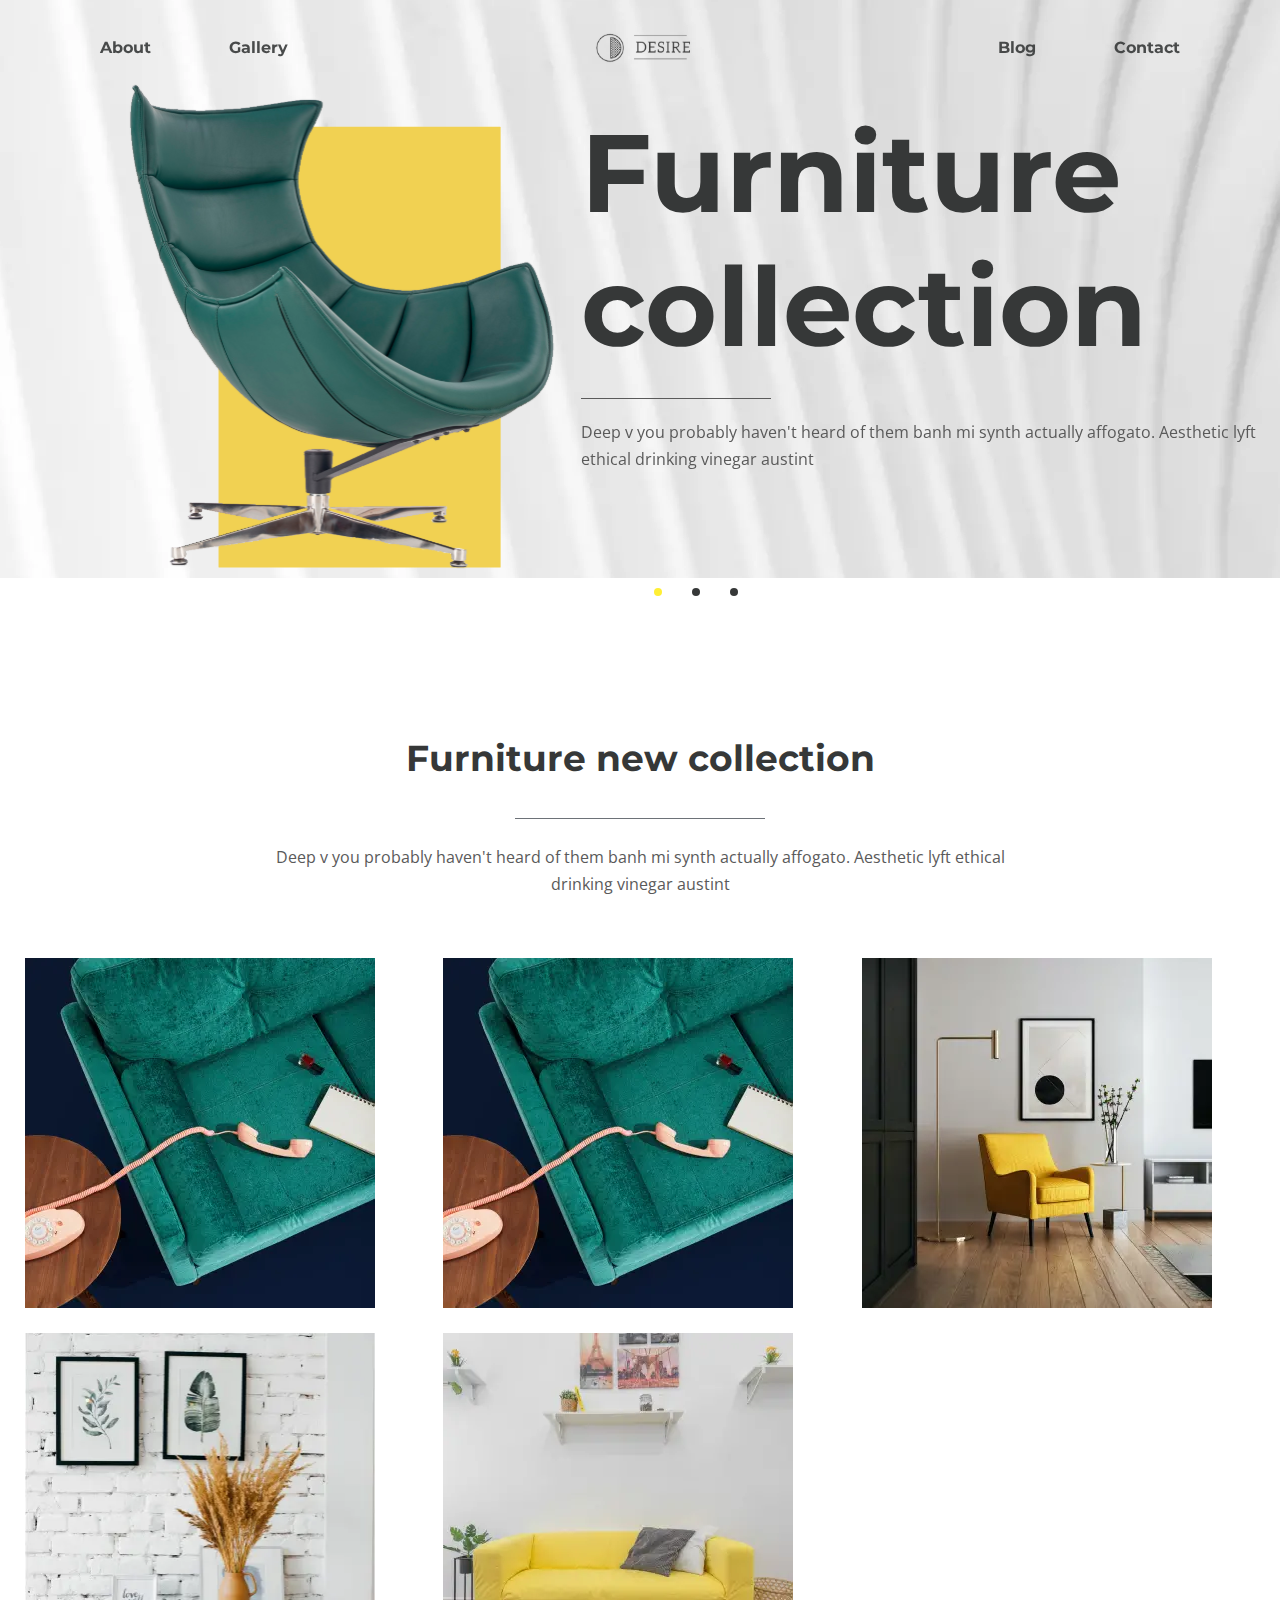
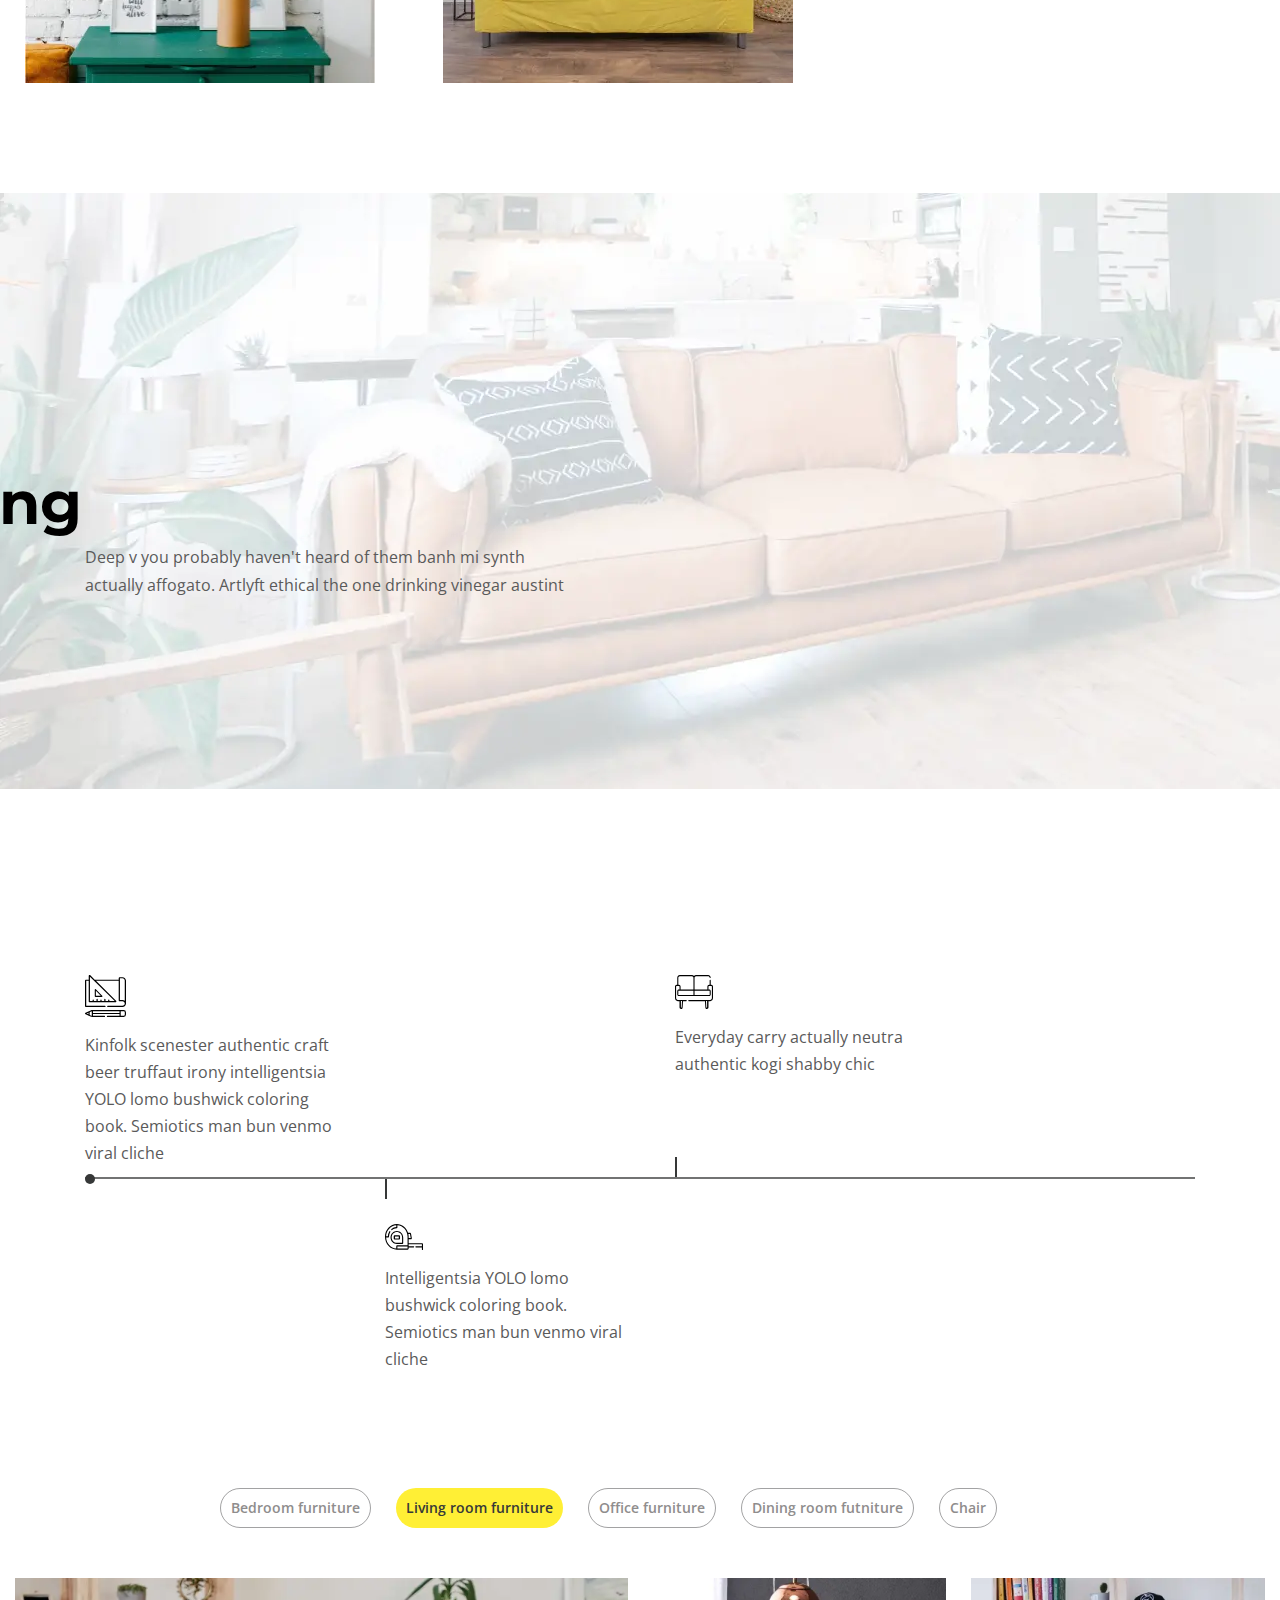
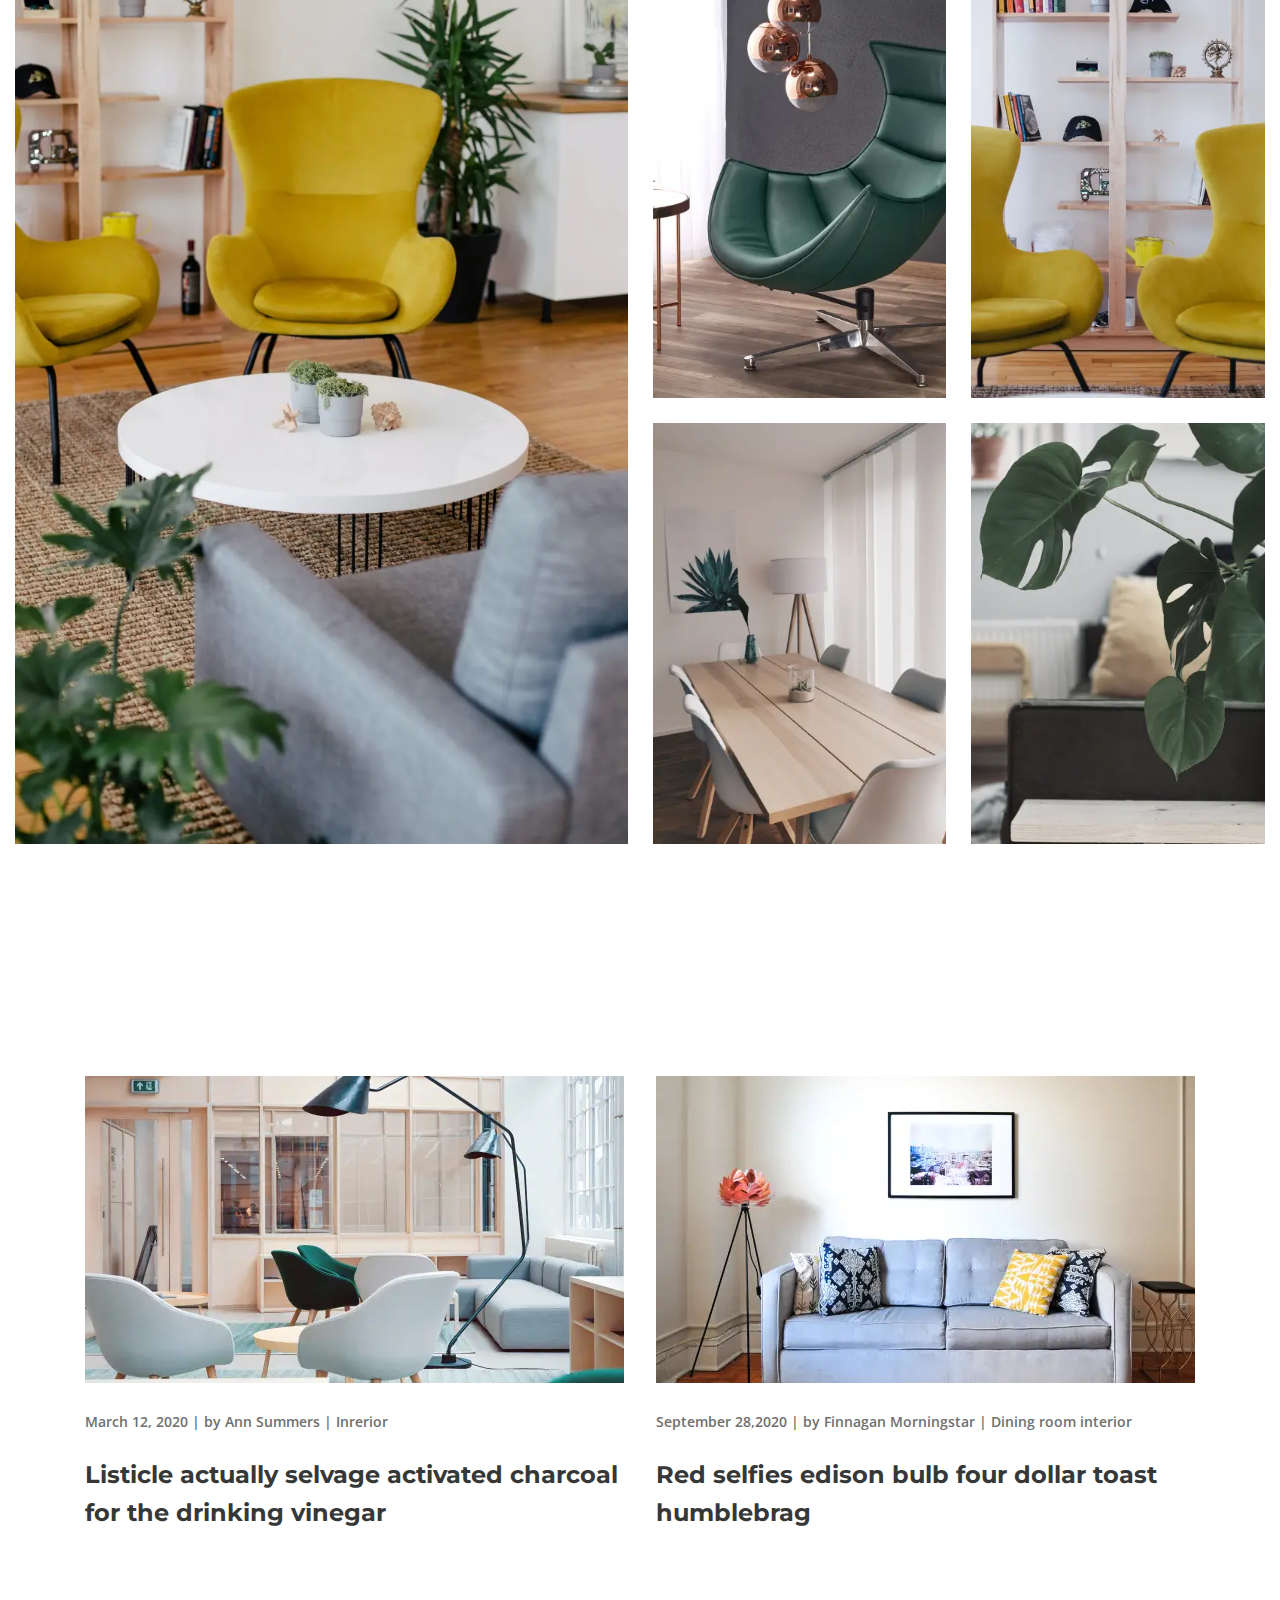
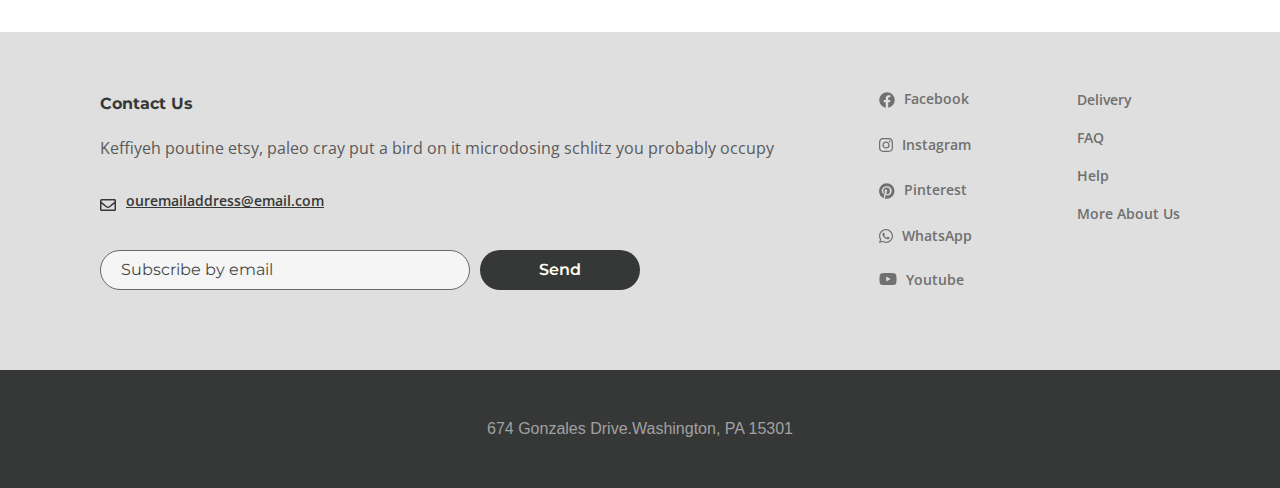
<file: index.html>
<!DOCTYPE html><html lang="ru">	 <head>	<title>Home</title>	<meta charset="UTF-8">	<meta name="format-detection" content="telephone=no">	<link rel="stylesheet" href="css/style.min.css">	<link rel="shortcut icon" href="favicon.ico">	<!-- <meta name="robots" content="noindex, nofollow"> -->	<!-- <meta name="viewport" content="width=device-width, initial-scale=1.0, maximum-scale=1.0, user-scalable=0"> -->	<meta name="viewport" content="width=device-width, initial-scale=1.0"></head>	<body>		<div class="wrapper">			<header class="header">    <div class="header__container _container">            <button type="button" class="icon-menu">                <span></span>                <span></span>                <span></span>            </button>        <nav class="header__navigation">            <ul class="header__list">                <li><a class="header__link " href="about.html">About</a></li>                <li><a class="header__link " href="gallery.html">Gallery</a></li>            </ul>            <a href="#" class="header__logo">                <picture><source srcset="img/header/logo.svg" type="image/webp"><img src="img/header/logo.svg" alt=""></picture>            </a>            <ul class="header__list">                <li><a class="header__link " href="blog.html">Blog</a></li>                <li><a class="header__link " href="contact.html">Contact</a></li>            </ul>        </nav>        <nav class="header__list-mobile-navigation">            <ul class="header__list-mobile">                <li><a class="header__link " href="about.html">About</a></li>                <li><a class="header__link " href="gallery.html">Gallery</a></li>                <li><a class="header__link " href="blog.html">Blog</a></li>                <li><a class="header__link " href="contact.html">Contact</a></li>            </ul>        </nav>    </div></header>			<main class="page">				<section class="main-slider">					<div class="main-slider__body body-slider _swiper">						<div class="body__slider-content">							<div class="body-slider__image">								<picture><source srcset="img/main/slide-sofa.svg" type="image/webp"><img src="img/main/slide-sofa.svg" alt=""></picture>							</div>							<div class="body-slider__content">								<h1 class="body-slider__content-title">Furniture 									collection</h1>								<div class="body-slider__content-text">Deep v you probably haven't heard of them banh mi synth actually affogato. Aesthetic lyft ethical drinking vinegar austint								</div>							</div>						</div>						<div class="body__slider-content">							<div class="body-slider__image">								<picture><source srcset="img/main/slide-sofa.svg" type="image/webp"><img src="img/main/slide-sofa.svg" alt=""></picture>							</div>							<div class="body-slider__content">								<div class="body-slider__content-wrap">									<h1 class="body-slider__content-title">Furniture 										collection</h1>									<div class="body-slider__content-text">Deep v you probably haven't heard of them banh mi synth actually affogato. Aesthetic lyft ethical drinking vinegar austint									</div>								</div>							</div>						</div>						<div class="body__slider-content">							<div class="body-slider__image">								<picture><source srcset="img/main/slide-sofa.svg" type="image/webp"><img src="img/main/slide-sofa.svg" alt=""></picture>							</div>							<div class="body-slider__content">								<h1 class="body-slider__content-title">Furniture 									collection</h1>								<div class="body-slider__content-text">Deep v you probably haven't heard of them banh mi synth actually affogato. Aesthetic lyft ethical drinking vinegar austint								</div>							</div>						</div>					</div>					<div class="body-slider__pagination">					</div>				</section>				<section class="furniture-collection">						<h2 class="furniture-collection__title title-main _scr-item">Furniture new collection</h2>						<div class="furniture-collection__text">Deep v you probably haven't heard of them banh mi synth actually affogato. Aesthetic lyft ethical <br> drinking vinegar austint						</div>						<div class="furniture-collection__row">							<a href="#callback-1" class="furniture-collection__item _popup-link"><picture><source srcset="img/main/fc-1.webp" type="image/webp"><img src="img/main/fc-1.jpg" alt=""></picture>								<div class="furniture-collection__click">									<div class="furniture-collection__wrap">										<div class="furniture-collection__click-title">Truffaut literally trust</div>									<div class="furniture-collection__click-text">Living room furntiture | Chair</div>									</div>								</div>							</a>							<a href="#callback-2" class="furniture-collection__item _popup-link"><picture><source srcset="img/main/fc-1.webp" type="image/webp"><img src="img/main/fc-1.jpg" alt=""></picture>								<div class="furniture-collection__click">									<div class="furniture-collection__wrap">										<div class="furniture-collection__click-title">Truffaut literally trust</div>									<div class="furniture-collection__click-text">Living room furntiture | Chair</div>									</div>								</div>							</a>							<a href="#callback-3" class="furniture-collection__item _popup-link"><picture><source srcset="img/main/fc-2.webp" type="image/webp"><img src="img/main/fc-2.jpg" alt=""></picture>								<div class="furniture-collection__click">									<div class="furniture-collection__wrap">										<div class="furniture-collection__click-title">Truffaut literally trust</div>									<div class="furniture-collection__click-text">Living room furntiture | Chair</div>									</div>								</div>							</a>							<a href="#callback-4" class="furniture-collection__item _popup-link"><picture><source srcset="img/main/fc-3.webp" type="image/webp"><img src="img/main/fc-3.jpg" alt=""></picture>								<div class="furniture-collection__click">									<div class="furniture-collection__wrap">										<div class="furniture-collection__click-title">Truffaut literally trust</div>									<div class="furniture-collection__click-text">Living room furntiture | Chair</div>									</div>								</div>							</a>							<a href="#callback-5" class="furniture-collection__item _popup-link"><picture><source srcset="img/main/fc-4.webp" type="image/webp"><img src="img/main/fc-4.jpg" alt=""></picture>								<div class="furniture-collection__click">									<div class="furniture-collection__wrap">										<div class="furniture-collection__click-title">Truffaut literally trust</div>									<div class="furniture-collection__click-text">Living room furntiture | Chair</div>									</div>								</div>							</a>						</div>				</section>				<section class="drinking">					<div class="drinking__content">						<h2 class="drinking__content-title _scr-item">Aesthetic 							ethical drinking</h2>						<div class="drinking__content-text">Deep v you probably haven't heard of them banh mi synth actually affogato. Artlyft ethical the one drinking vinegar austint						</div>					</div>				</section>				<section class="works">					<div class="works__container _container">						<div class="works__title title-main _scr-item">How it works</div>						<div class="works__row">							<div class="works__item item-works item-works-1">								<a href="#cb" class="item-works__title-block _popup-link">									<div class="item-works__image">										<picture><source srcset="img/main/work-1.svg" type="image/webp"><img src="img/main/work-1.svg" alt=""></picture>									</div>									<div class="item-works__title _scr-item">Designer Consultation</div>								</a>								<div class="item-works__text">Kinfolk scenester authentic craft beer truffaut irony intelligentsia YOLO lomo bushwick coloring book. Semiotics man bun venmo viral cliche</div>							</div>							<div class="works__item item-works item-works-2">								<a href="#cb-2" class="item-works__title-block _popup-link">									<div class="item-works__image">										<picture><source srcset="img/main/work-2.svg" type="image/webp"><img src="img/main/work-2.svg" alt=""></picture>									</div>									<div class="item-works__title _scr-item">Production</div>								</a>								<div class="item-works__text">Everyday carry actually neutra authentic kogi shabby chic</div>							</div>						</div>						<div class="works__line"></div>						<div class="works__row">							<div class="works__item item-works item-works-3">								<a href="#cb-3" class="item-works__title-block _popup-link">									<div class="item-works__image">										<picture><source srcset="img/main/work-3.svg" type="image/webp"><img src="img/main/work-3.svg" alt=""></picture>									</div>									<div class="item-works__title _scr-item">Measurements</div>								</a>								<div class="item-works__text">Intelligentsia YOLO lomo bushwick coloring book. Semiotics man bun venmo viral cliche</div>							</div>						</div>					</div>				</section>				<div class="tabs-block _tabs">					<div class="tabs-block__navigation">						<div class="tabs-block__navigation-item _tabs-item">Bedroom furniture</div>						<div class="tabs-block__navigation-item _tabs-item _active">Living room furniture</div>						<div class="tabs-block__navigation-item _tabs-item">Office furniture</div>						<div class="tabs-block__navigation-item _tabs-item">Dining room futniture</div>						<div class="tabs-block__navigation-item _tabs-item">Chair</div>					</div>					<div class="tabs-block__wrap">						<div class="tabs-block__wrap-item _tabs-block">							<div class="tabs-block__body body-tabs ">								<div class="body-tabs__item"><a href="#"><picture><source srcset="img/main/tab-4.webp" type="image/webp"><img src="img/main/tab-4.jpg" alt=""></picture></a></div>								<div class="body-tabs__item"><a href="#"><picture><source srcset="img/main/tab-5.webp" type="image/webp"><img src="img/main/tab-5.jpg" alt=""></picture></a></div>								<div class="body-tabs__item body-tabs__item-1"><a href="#"><picture><source srcset="img/main/tab-1.webp" type="image/webp"><img src="img/main/tab-1.jpg" alt=""></picture></a></div>								<div class="body-tabs__item"><a href="#"><picture><source srcset="img/main/tab-2.webp" type="image/webp"><img src="img/main/tab-2.jpg" alt=""></picture></a></div>								<div class="body-tabs__item"><a href="#"><picture><source srcset="img/main/tab-3.webp" type="image/webp"><img src="img/main/tab-3.jpg" alt=""></picture></a></div>							</div>						</div>						<div class="tabs-block__wrap-item _active _tabs-block">							<div class="tabs-block__body body-tabs ">								<div class="body-tabs__item body-tabs__item-1"><a href="#"><picture><source srcset="img/main/tab-1.webp" type="image/webp"><img src="img/main/tab-1.jpg" alt=""></picture></a></div>								<div class="body-tabs__item"><a href="#"><picture><source srcset="img/main/tab-2.webp" type="image/webp"><img src="img/main/tab-2.jpg" alt=""></picture></a></div>								<div class="body-tabs__item"><a href="#"><picture><source srcset="img/main/tab-3.webp" type="image/webp"><img src="img/main/tab-3.jpg" alt=""></picture></a></div>								<div class="body-tabs__item"><a href="#"><picture><source srcset="img/main/tab-4.webp" type="image/webp"><img src="img/main/tab-4.jpg" alt=""></picture></a></div>								<div class="body-tabs__item"><a href="#"><picture><source srcset="img/main/tab-5.webp" type="image/webp"><img src="img/main/tab-5.jpg" alt=""></picture></a></div>							</div>						</div>						<div class="tabs-block__wrap-item _tabs-block">							<div class="tabs-block__body body-tabs ">								<div class="body-tabs__item"><a href="#"><picture><source srcset="img/main/tab-1.webp" type="image/webp"><img src="img/main/tab-1.jpg" alt=""></picture></a></div>								<div class="body-tabs__item body-tabs__item-1"><a href="#"><picture><source srcset="img/main/tab-3.webp" type="image/webp"><img src="img/main/tab-3.jpg" alt=""></picture></a></div>								<div class="body-tabs__item"><a href="#"><picture><source srcset="img/main/tab-4.webp" type="image/webp"><img src="img/main/tab-4.jpg" alt=""></picture></a></div>								<div class="body-tabs__item"><a href="#"><picture><source srcset="img/main/tab-2.webp" type="image/webp"><img src="img/main/tab-2.jpg" alt=""></picture></a></div>								<div class="body-tabs__item"><a href="#"><picture><source srcset="img/main/tab-5.webp" type="image/webp"><img src="img/main/tab-5.jpg" alt=""></picture></a></div>							</div>						</div>						<div class="tabs-block__wrap-item _tabs-block">							<div class="tabs-block__body body-tabs ">								<div class="body-tabs__item body-tabs__item-1"><a href="#"><picture><source srcset="img/main/tab-4.webp" type="image/webp"><img src="img/main/tab-4.jpg" alt=""></picture></a></div>								<div class="body-tabs__item"><a href="#"><picture><source srcset="img/main/tab-5.webp" type="image/webp"><img src="img/main/tab-5.jpg" alt=""></picture></a></div>								<div class="body-tabs__item"><a href="#"><picture><source srcset="img/main/tab-1.webp" type="image/webp"><img src="img/main/tab-1.jpg" alt=""></picture></a></div>								<div class="body-tabs__item"><a href="#"><picture><source srcset="img/main/tab-2.webp" type="image/webp"><img src="img/main/tab-2.jpg" alt=""></picture></a></div>								<div class="body-tabs__item"><a href="#"><picture><source srcset="img/main/tab-3.webp" type="image/webp"><img src="img/main/tab-3.jpg" alt=""></picture></a></div>							</div>						</div>						<div class="tabs-block__wrap-item _tabs-block">							<div class="tabs-block__body body-tabs ">								<div class="body-tabs__item"><a href="#"><picture><source srcset="img/main/tab-4.webp" type="image/webp"><img src="img/main/tab-4.jpg" alt=""></picture></a></div>								<div class="body-tabs__item"><a href="#"><picture><source srcset="img/main/tab-1.webp" type="image/webp"><img src="img/main/tab-1.jpg" alt=""></picture></a></div>								<div class="body-tabs__item body-tabs__item-1"><a href="#"><picture><source srcset="img/main/tab-3.webp" type="image/webp"><img src="img/main/tab-3.jpg" alt=""></picture></a></div>								<div class="body-tabs__item"><a href="#"><picture><source srcset="img/main/tab-5.webp" type="image/webp"><img src="img/main/tab-5.jpg" alt=""></picture></a></div>								<div class="body-tabs__item"><a href="#"><picture><source srcset="img/main/tab-2.webp" type="image/webp"><img src="img/main/tab-2.jpg" alt=""></picture></a></div>							</div>						</div>					</div>				</div>				<section class="inspiration">					<div class="inspiration__container">						<h3 class="inspiration__title title-main _scr-item">More inspiration ideas <br> in our blog</h3>						<div class="inspiration__row">							<div class="inspiration__item item-inspiration">								<div class="item-inspiration__image-wrap"><a href="#" class="item-inspiration__image"><picture><source srcset="img/main/idea-1.webp" type="image/webp"><img src="img/main/idea-1.jpg" alt=""></picture></a></div>								<div class="item-inspiration__data-wrap"><a href="#" class="item-inspiration__data data-blog">March 12, 2020 | by Ann Summers | Inrerior  </a></div>								<h5 class="item-inspiration__content"><a class="data-content" href="#">Listicle actually selvage activated charcoal for the drinking vinegar </a></h5>							</div>							<div class="inspiration__item item-inspiration">								<div class="item-inspiration__image-wrap"><a href="#" class="item-inspiration__image"><picture><source srcset="img/main/idea-2.webp" type="image/webp"><img src="img/main/idea-2.jpg" alt=""></picture></a></div>								<div class="item-inspiration__data-wrap"><a href="#" class="item-inspiration__data data-blog">September 28,2020 | by Finnagan Morningstar | Dining room interior </a></div>								<h5 class="item-inspiration__content"><a class="data-content" href="#">Red selfies edison bulb four dollar toast humblebrag</a></h5>							</div>						</div>					</div>				</section>			</main>			<footer class="footer">		<div class="footer__top">			<div class="footer__top-container _container">				<div class="footer__top-row">					<div class="footer__form-contact form-contact">						<div class="form-contact__title">Contact Us</div>						<div class="form-contact__text">Keffiyeh poutine etsy, paleo cray put a bird on it microdosing schlitz you probably occupy						</div>						<a href="mailto:ouremailaddress@email.com" class="form-contact__mail"><picture><source srcset="img/footer/mail-footer.svg" type="image/webp"><img src="img/footer/mail-footer.svg" alt=""></picture><span>ouremailaddress@email.com</span></a>						<form action="#" class="form form-contact__form">							<input autocomplete="off" type="text" name="form[]" data-error="enter your mail"							data-value="Subscribe by email" class="input form-contact__input _req _email">							<button type="submit" class="form-contact__button button-contact">Send</button>						</form>					</div>					<div class="footer__social social-footer">						<ul class="social-footer__list">							<li><a class="social-footer__link" href="#"><picture><source srcset="img/footer/facebook.svg" type="image/webp"><img src="img/footer/facebook.svg" alt=""></picture>Facebook</a></li>							<li><a class="social-footer__link" href="#"><picture><source srcset="img/footer/instagram.svg" type="image/webp"><img src="img/footer/instagram.svg" alt=""></picture>Instagram</a></li>							<li><a class="social-footer__link" href="#"><picture><source srcset="img/footer/Pinterest.svg" type="image/webp"><img src="img/footer/Pinterest.svg" alt=""></picture>Pinterest</a></li>							<li><a class="social-footer__link" href="#"><picture><source srcset="img/footer/whatsapp.svg" type="image/webp"><img src="img/footer/whatsapp.svg" alt=""></picture>WhatsApp</a></li>							<li><a class="social-footer__link" href="#"><picture><source srcset="img/footer/youtube.svg" type="image/webp"><img src="img/footer/youtube.svg" alt=""></picture>Youtube</a></li>						</ul>					</div>					<div class="footer__faq faq">						<ul class="faq__list">							<li><a class="faq__link" href="#">Delivery</a></li>							<li><a class="faq__link" href="#">FAQ</a></li>							<li><a class="faq__link" href="#">Help</a></li>							<li><a class="faq__link" href="#">More About Us</a></li>						</ul>					</div>				</div>			</div>		</div>		<div class="footer__copy">			<div class="footer-copy__container _container">				<span>674 Gonzales Drive.</span><span>Washington, PA 15301</span>			</div>		</div></footer>		</div>		<div class="popup popup_callback-1">	<div class="popup__content ">		<div class="popup__body">			<div class="popup__close"></div>			<div class="popup__image"><picture><source srcset="img/main/fc-1.webp" type="image/webp"><img src="img/main/fc-1.jpg" alt=""></picture></div>		</div>	</div></div><div class="popup popup_callback-2">	<div class="popup__content ">		<div class="popup__body">			<div class="popup__close"></div>			<div class="popup__image"><picture><source srcset="img/main/fc-1.webp" type="image/webp"><img src="img/main/fc-1.jpg" alt=""></picture></div>		</div>	</div></div><div class="popup popup_callback-3">	<div class="popup__content ">		<div class="popup__body">			<div class="popup__close"></div>			<div class="popup__image"><picture><source srcset="img/main/fc-2.webp" type="image/webp"><img src="img/main/fc-2.jpg" alt=""></picture></div>		</div>	</div></div><div class="popup popup_callback-4">	<div class="popup__content ">		<div class="popup__body">			<div class="popup__close"></div>			<div class="popup__image"><picture><source srcset="img/main/fc-3.webp" type="image/webp"><img src="img/main/fc-3.jpg" alt=""></picture></div>		</div>	</div></div><div class="popup popup_callback-5">	<div class="popup__content ">		<div class="popup__body">			<div class="popup__close"></div>			<div class="popup__image"><picture><source srcset="img/main/fc-4.webp" type="image/webp"><img src="img/main/fc-4.jpg" alt=""></picture></div>		</div>	</div></div><div class="popup popup_callback-6">	<div class="popup__content ">		<div class="popup__body">			<div class="popup__close"></div>			<div class="popup__image"><picture><source srcset="img/abf-1.webp" type="image/webp"><img src="img/abf-1.jpg" alt=""></picture></div>		</div>	</div></div><div class="popup popup_callback-7">	<div class="popup__content ">		<div class="popup__body">			<div class="popup__close"></div>			<div class="popup__image"><picture><source srcset="img/abf-1.webp" type="image/webp"><img src="img/abf-1.jpg" alt=""></picture></div>		</div>	</div></div><div class="popup popup_callback-8">	<div class="popup__content ">		<div class="popup__body">			<div class="popup__close"></div>			<div class="popup__image"><picture><source srcset="img/abf-2.webp" type="image/webp"><img src="img/abf-2.jpg" alt=""></picture></div>		</div>	</div></div><div class="popup popup_callback-9">	<div class="popup__content ">		<div class="popup__body">			<div class="popup__close"></div>			<div class="popup__image"><picture><source srcset="img/abf-3.webp" type="image/webp"><img src="img/abf-3.jpg" alt=""></picture></div>		</div>	</div></div><div class="popup popup_callback-10">	<div class="popup__content ">		<div class="popup__body">			<div class="popup__close"></div>			<div class="popup__image"><picture><source srcset="img/abf-4.webp" type="image/webp"><img src="img/abf-4.jpg" alt=""></picture></div>		</div>	</div></div><div class="popup popup_cb">	<div class="popup__content ">		<div class="popup__body popup__body-cb">			<div class="popup__content-body">				<div class="item-works__title-block">					<div class="item-works__image">						<picture><source srcset="img/main/work-1.svg" type="image/webp"><img src="img/main/work-1.svg" alt=""></picture>					</div>					<div class="item-works__title _scr-item">Designer Consultation</div>				</div>				<div class="popup__text-content">Lorem ipsum dolor sit amet consectetur adipisicing elit. Nam cum officiis voluptatibus quia. Corrupti dolores excepturi voluptatem veniam deleniti necessitatibus, dolor neque maiores repudiandae minima veritatis obcaecati modi porro eius expedita, quidem sint accusantium facilis, placeat cum nisi. Nam distinctio possimus amet, neque iusto esse fugiat corrupti natus magnam vero explicabo dicta adipisci ipsa facilis sunt optio dignissimos. Harum, voluptate.</div>			</div>		</div>	</div></div><div class="popup popup_cb-2">	<div class="popup__content ">		<div class="popup__body popup__body-cb">			<div class="popup__content-body">				<div class="item-works__title-block">					<div class="item-works__image">						<picture><source srcset="img/main/work-2.svg" type="image/webp"><img src="img/main/work-2.svg" alt=""></picture>					</div>					<div class="item-works__title _scr-item">Production</div>				</div>				<div class="popup__text-content">Lorem ipsum dolor sit amet consectetur adipisicing elit. Nam cum officiis voluptatibus quia. Corrupti dolores excepturi voluptatem veniam deleniti necessitatibus, dolor neque maiores repudiandae minima veritatis obcaecati modi porro eius expedita, quidem sint accusantium facilis, placeat cum nisi. Nam distinctio possimus amet, neque iusto esse fugiat corrupti natus magnam vero explicabo dicta adipisci ipsa facilis sunt optio dignissimos. Harum, voluptate.</div>			</div>		</div>	</div></div><div class="popup popup_cb-3">	<div class="popup__content ">		<div class="popup__body popup__body-cb">			<div class="popup__content-body">				<div class="item-works__title-block">					<div class="item-works__image">						<picture><source srcset="img/main/work-3.svg" type="image/webp"><img src="img/main/work-3.svg" alt=""></picture>					</div>					<div class="item-works__title _scr-item">Measurementsn</div>				</div>				<div class="popup__text-content">Lorem ipsum dolor sit amet consectetur adipisicing elit. Nam cum officiis voluptatibus quia. Corrupti dolores excepturi voluptatem veniam deleniti necessitatibus, dolor neque maiores repudiandae minima veritatis obcaecati modi porro eius expedita, quidem sint accusantium facilis, placeat cum nisi. Nam distinctio possimus amet, neque iusto esse fugiat corrupti natus magnam vero explicabo dicta adipisci ipsa facilis sunt optio dignissimos. Harum, voluptate.</div>			</div>		</div>	</div></div>		<!-- Swiper --><!-- <script src="https://unpkg.com/swiper/swiper-bundle.min.js"></script> --><script src="js/vendors.min.js"></script><script src="js/app.min.js"></script>	</body></html>
</file>
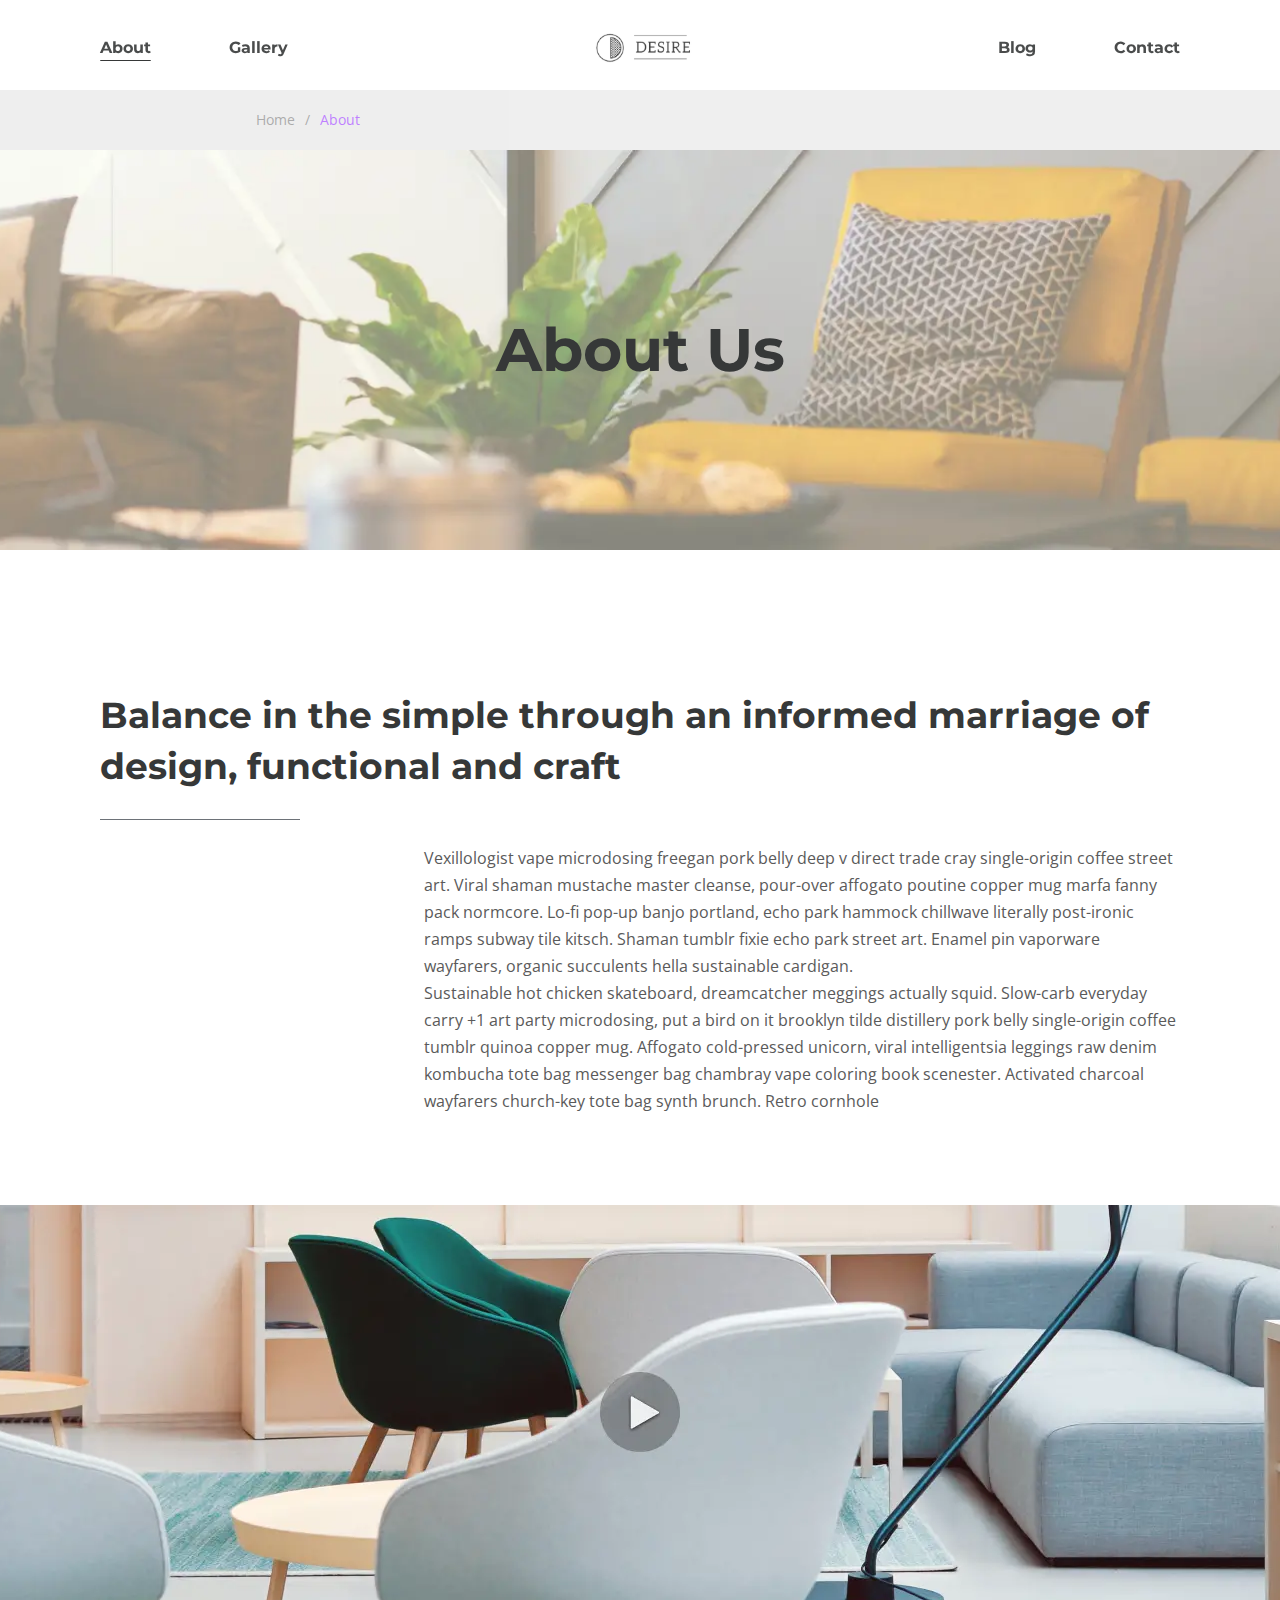
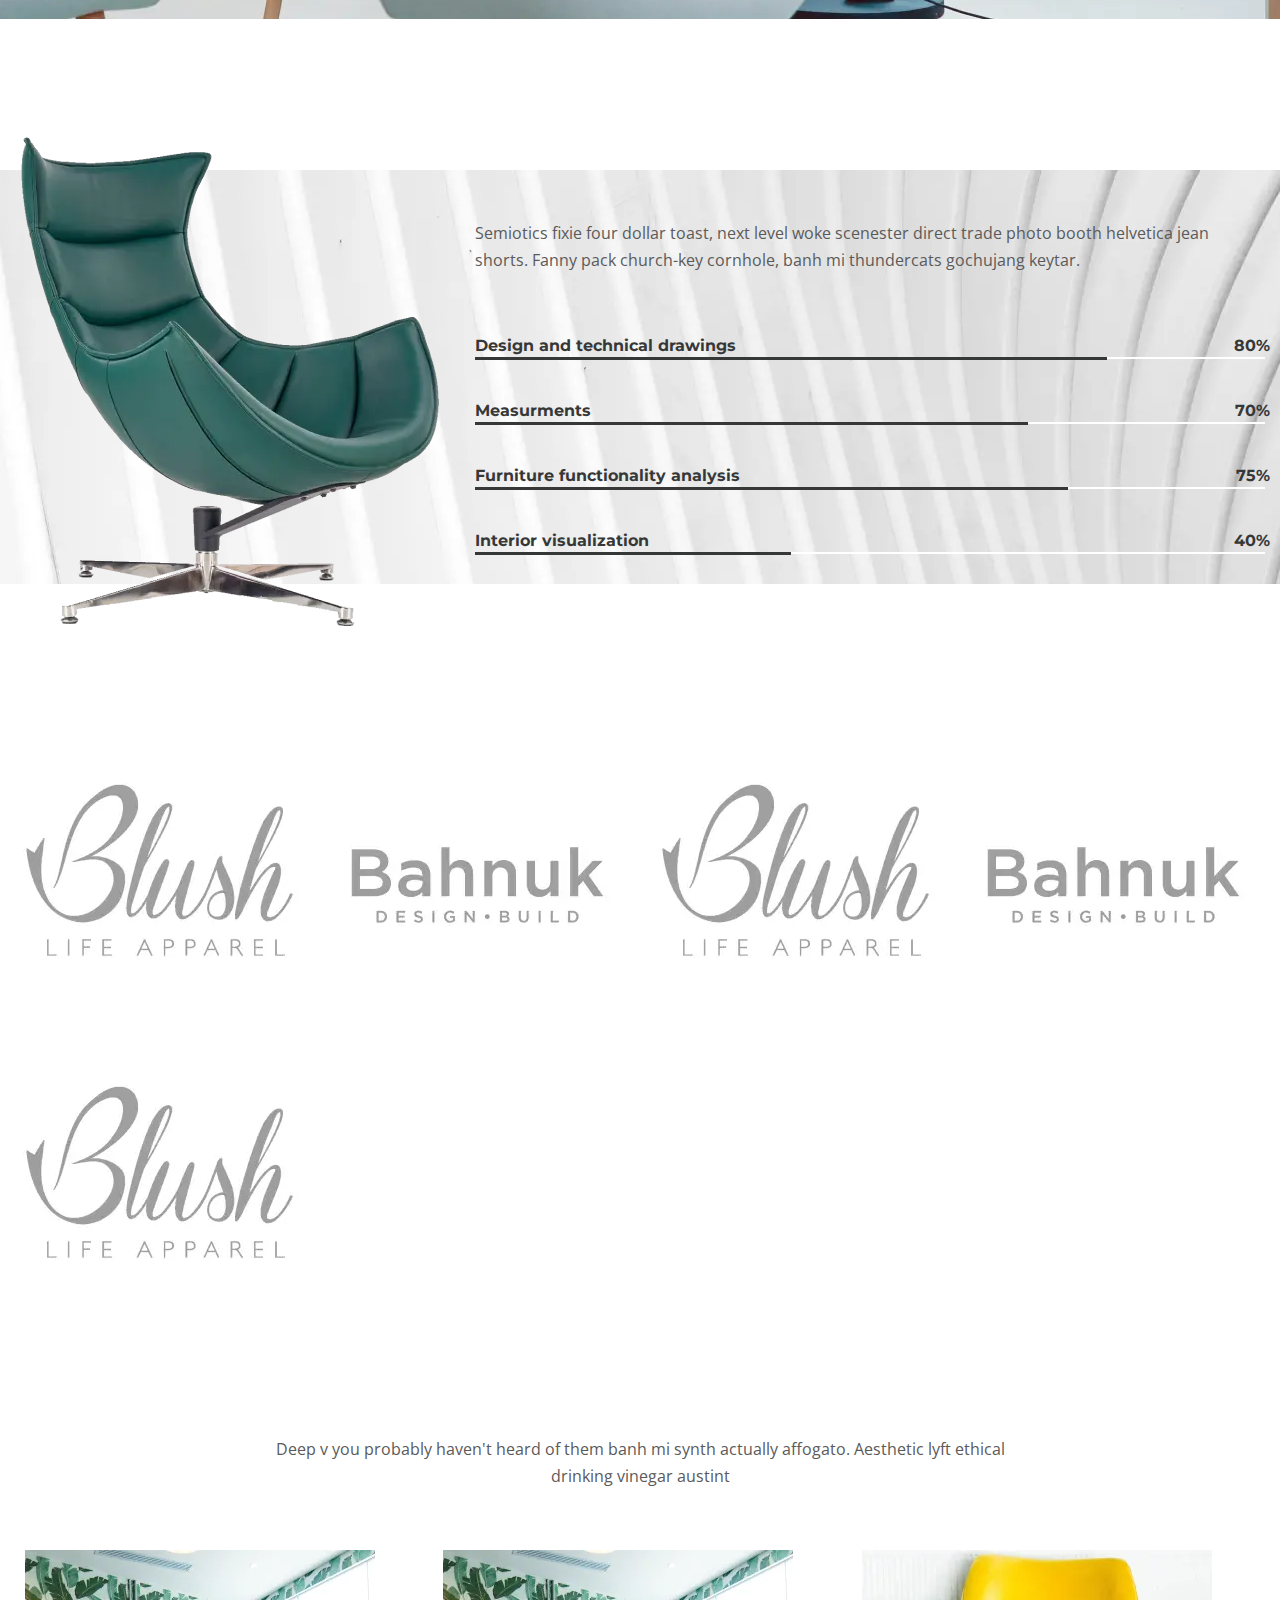
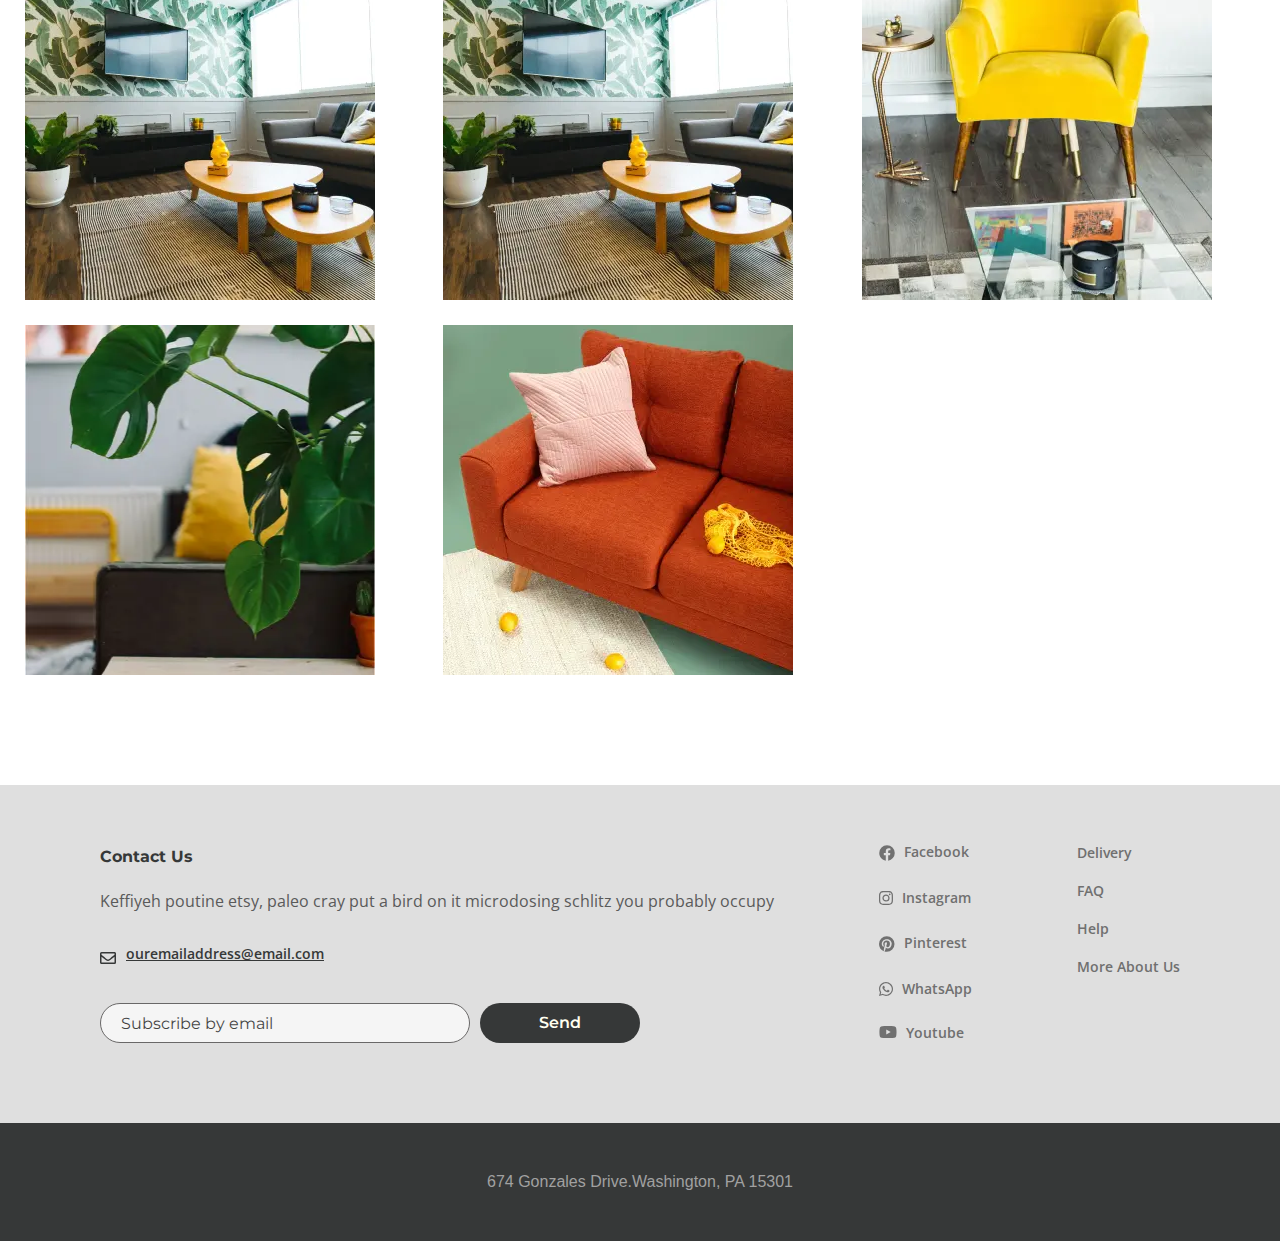
<file: about.html>
<!DOCTYPE html><html lang="ru"> <head>	<title>About</title>	<meta charset="UTF-8">	<meta name="format-detection" content="telephone=no">	<link rel="stylesheet" href="css/style.min.css">	<link rel="shortcut icon" href="favicon.ico">	<!-- <meta name="robots" content="noindex, nofollow"> -->	<!-- <meta name="viewport" content="width=device-width, initial-scale=1.0, maximum-scale=1.0, user-scalable=0"> -->	<meta name="viewport" content="width=device-width, initial-scale=1.0"></head><body>	<div class="wrapper">		<header class="header">    <div class="header__container _container">            <button type="button" class="icon-menu">                <span></span>                <span></span>                <span></span>            </button>        <nav class="header__navigation">            <ul class="header__list">                <li><a class="header__link _active" href="about.html">About</a></li>                <li><a class="header__link " href="gallery.html">Gallery</a></li>            </ul>            <a href="#" class="header__logo">                <picture><source srcset="img/header/logo.svg" type="image/webp"><img src="img/header/logo.svg" alt=""></picture>            </a>            <ul class="header__list">                <li><a class="header__link " href="blog.html">Blog</a></li>                <li><a class="header__link " href="contact.html">Contact</a></li>            </ul>        </nav>        <nav class="header__list-mobile-navigation">            <ul class="header__list-mobile">                <li><a class="header__link _active" href="about.html">About</a></li>                <li><a class="header__link " href="gallery.html">Gallery</a></li>                <li><a class="header__link " href="blog.html">Blog</a></li>                <li><a class="header__link " href="contact.html">Contact</a></li>            </ul>        </nav>    </div></header>		<main class="page">			<div class="breadcrumbs">				<ul class="breadcrumbs__list">					<li><a class="breadcrumbs__link" href="index.html">Home</a></li>					<li>About</li>				</ul>			</div>			<section class="about">				<div class="about__image _ibg">					<picture><source srcset="img/about-logo.webp" type="image/webp"><img src="img/about-logo.jpg" alt=""></picture>				</div>				<div class="about__title _scr-item">About Us</div>			</section>			<section class="info-section">				<div class="info-section__container _container">					<div class="info-section__title title-main _scr-item">Balance in the simple through an informed						marriage of design, functional and craft</div>					<div class="info-section__text">						<p>Vexillologist vape microdosing freegan pork belly deep v direct trade cray single-origin							coffee street art. Viral shaman mustache master cleanse, pour-over affogato poutine copper							mug marfa fanny pack normcore. Lo-fi pop-up banjo portland, echo park hammock chillwave							literally post-ironic ramps subway tile kitsch. Shaman tumblr fixie echo park street art.							Enamel pin vaporware wayfarers, organic succulents hella sustainable cardigan.</p>						<p>Sustainable hot chicken skateboard, dreamcatcher meggings actually squid. Slow-carb everyday							carry +1 art party microdosing, put a bird on it brooklyn tilde distillery pork belly							single-origin coffee tumblr quinoa copper mug. Affogato cold-pressed unicorn, viral							intelligentsia leggings raw denim kombucha tote bag messenger bag chambray vape coloring							book scenester. Activated charcoal wayfarers church-key tote bag synth brunch. Retro							cornhole</p>					</div>				</div>			</section>			<div class="video-section">				<a href="#" class="video-section__item"><picture><source srcset="img/video_post.webp" type="image/webp"><img src="img/video_post.jpg" alt=""></picture></a>			</div>			<section class="details">				<div class="details__container">					<div class="details__row">						<div class="details__image"><picture><source srcset="img/Green_chair.webp" type="image/webp"><img src="img/Green_chair.png" alt=""></picture></div>						<div class="details__content content-details">							<div class="content-details__title title-main _scr-item">Our Inspiration in details</div>							<div class="content-details__text">Semiotics fixie four dollar toast, next level woke								scenester direct trade photo booth helvetica jean shorts. Fanny pack church-key								cornhole, banh mi thundercats gochujang keytar.</div>							<div class="content-details__item item-details">								<div class="item-details__row">									<div class="item-details__text">Design and technical drawings</div>									<div class="item-details__percent">80%</div>								</div>								<div class="item-details__line item-details__line-1"></div>							</div>							<div class="content-details__item item-details">								<div class="item-details__row">									<div class="item-details__text">Measurments</div>									<div class="item-details__percent">70%</div>								</div>								<div class="item-details__line item-details__line-2"></div>							</div>							<div class="content-details__item item-details">								<div class="item-details__row">									<div class="item-details__text">Furniture functionality analysis</div>									<div class="item-details__percent">75%</div>								</div>								<div class="item-details__line item-details__line-3"></div>							</div>							<div class="content-details__item item-details">								<div class="item-details__row">									<div class="item-details__text">Interior visualization</div>									<div class="item-details__percent">40%</div>								</div>								<div class="item-details__line item-details__line-4"></div>							</div>						</div>					</div>				</div>			</section>			<div class="brands">				<div class="brands__row">					<div class="brands__item"><a href="#"><picture><source srcset="img/ab-1.webp" type="image/webp"><img src="img/ab-1.jpg" alt=""></picture></a></div>					<div class="brands__item"><a href="#"><picture><source srcset="img/ab-2.webp" type="image/webp"><img src="img/ab-2.jpg" alt=""></picture></a></div>					<div class="brands__item"><a href="#"><picture><source srcset="img/ab-1.webp" type="image/webp"><img src="img/ab-1.jpg" alt=""></picture></a></div>					<div class="brands__item"><a href="#"><picture><source srcset="img/ab-2.webp" type="image/webp"><img src="img/ab-2.jpg" alt=""></picture></a></div>					<div class="brands__item"><a href="#"><picture><source srcset="img/ab-1.webp" type="image/webp"><img src="img/ab-1.jpg" alt=""></picture></a></div>				</div>			</div>			<section class="furniture-collection">				<h2 class="furniture-collection__title title-main _scr-item">Furniture new collection</h2>				<div class="furniture-collection__text">Deep v you probably haven't heard of them banh mi synth actually affogato. Aesthetic lyft ethical <br> drinking vinegar austint				</div>				<div class="furniture-collection__row">					<a href="#callback-6" class="furniture-collection__item _popup-link"><picture><source srcset="img/abf-1.webp" type="image/webp"><img src="img/abf-1.jpg" alt=""></picture>						<div class="furniture-collection__click">							<div class="furniture-collection__wrap">								<div class="furniture-collection__click-title">Truffaut literally trust</div>							<div class="furniture-collection__click-text">Living room furntiture | Chair</div>							</div>						</div>					</a>					<a href="#callback-7" class="furniture-collection__item _popup-link"><picture><source srcset="img/abf-1.webp" type="image/webp"><img src="img/abf-1.jpg" alt=""></picture>						<div class="furniture-collection__click">							<div class="furniture-collection__wrap">								<div class="furniture-collection__click-title">Truffaut literally trust</div>							<div class="furniture-collection__click-text">Living room furntiture | Chair</div>							</div>						</div>					</a>					<a href="#callback-8" class="furniture-collection__item _popup-link"><picture><source srcset="img/abf-2.webp" type="image/webp"><img src="img/abf-2.jpg" alt=""></picture>						<div class="furniture-collection__click">							<div class="furniture-collection__wrap">								<div class="furniture-collection__click-title">Truffaut literally trust</div>							<div class="furniture-collection__click-text">Living room furntiture | Chair</div>							</div>						</div>					</a>					<a href="#callback-9" class="furniture-collection__item _popup-link"><picture><source srcset="img/abf-3.webp" type="image/webp"><img src="img/abf-3.jpg" alt=""></picture>						<div class="furniture-collection__click">							<div class="furniture-collection__wrap">								<div class="furniture-collection__click-title">Truffaut literally trust</div>							<div class="furniture-collection__click-text">Living room furntiture | Chair</div>							</div>						</div>					</a>					<a href="#callback-10" class="furniture-collection__item _popup-link"><picture><source srcset="img/abf-4.webp" type="image/webp"><img src="img/abf-4.jpg" alt=""></picture>						<div class="furniture-collection__click">							<div class="furniture-collection__wrap">								<div class="furniture-collection__click-title">Truffaut literally trust</div>							<div class="furniture-collection__click-text">Living room furntiture | Chair</div>							</div>						</div>					</a>				</div>		</section>		</main>		<footer class="footer">		<div class="footer__top">			<div class="footer__top-container _container">				<div class="footer__top-row">					<div class="footer__form-contact form-contact">						<div class="form-contact__title">Contact Us</div>						<div class="form-contact__text">Keffiyeh poutine etsy, paleo cray put a bird on it microdosing schlitz you probably occupy						</div>						<a href="mailto:ouremailaddress@email.com" class="form-contact__mail"><picture><source srcset="img/footer/mail-footer.svg" type="image/webp"><img src="img/footer/mail-footer.svg" alt=""></picture><span>ouremailaddress@email.com</span></a>						<form action="#" class="form form-contact__form">							<input autocomplete="off" type="text" name="form[]" data-error="enter your mail"							data-value="Subscribe by email" class="input form-contact__input _req _email">							<button type="submit" class="form-contact__button button-contact">Send</button>						</form>					</div>					<div class="footer__social social-footer">						<ul class="social-footer__list">							<li><a class="social-footer__link" href="#"><picture><source srcset="img/footer/facebook.svg" type="image/webp"><img src="img/footer/facebook.svg" alt=""></picture>Facebook</a></li>							<li><a class="social-footer__link" href="#"><picture><source srcset="img/footer/instagram.svg" type="image/webp"><img src="img/footer/instagram.svg" alt=""></picture>Instagram</a></li>							<li><a class="social-footer__link" href="#"><picture><source srcset="img/footer/Pinterest.svg" type="image/webp"><img src="img/footer/Pinterest.svg" alt=""></picture>Pinterest</a></li>							<li><a class="social-footer__link" href="#"><picture><source srcset="img/footer/whatsapp.svg" type="image/webp"><img src="img/footer/whatsapp.svg" alt=""></picture>WhatsApp</a></li>							<li><a class="social-footer__link" href="#"><picture><source srcset="img/footer/youtube.svg" type="image/webp"><img src="img/footer/youtube.svg" alt=""></picture>Youtube</a></li>						</ul>					</div>					<div class="footer__faq faq">						<ul class="faq__list">							<li><a class="faq__link" href="#">Delivery</a></li>							<li><a class="faq__link" href="#">FAQ</a></li>							<li><a class="faq__link" href="#">Help</a></li>							<li><a class="faq__link" href="#">More About Us</a></li>						</ul>					</div>				</div>			</div>		</div>		<div class="footer__copy">			<div class="footer-copy__container _container">				<span>674 Gonzales Drive.</span><span>Washington, PA 15301</span>			</div>		</div></footer>	</div>	<div class="popup popup_callback-1">	<div class="popup__content ">		<div class="popup__body">			<div class="popup__close"></div>			<div class="popup__image"><picture><source srcset="img/main/fc-1.webp" type="image/webp"><img src="img/main/fc-1.jpg" alt=""></picture></div>		</div>	</div></div><div class="popup popup_callback-2">	<div class="popup__content ">		<div class="popup__body">			<div class="popup__close"></div>			<div class="popup__image"><picture><source srcset="img/main/fc-1.webp" type="image/webp"><img src="img/main/fc-1.jpg" alt=""></picture></div>		</div>	</div></div><div class="popup popup_callback-3">	<div class="popup__content ">		<div class="popup__body">			<div class="popup__close"></div>			<div class="popup__image"><picture><source srcset="img/main/fc-2.webp" type="image/webp"><img src="img/main/fc-2.jpg" alt=""></picture></div>		</div>	</div></div><div class="popup popup_callback-4">	<div class="popup__content ">		<div class="popup__body">			<div class="popup__close"></div>			<div class="popup__image"><picture><source srcset="img/main/fc-3.webp" type="image/webp"><img src="img/main/fc-3.jpg" alt=""></picture></div>		</div>	</div></div><div class="popup popup_callback-5">	<div class="popup__content ">		<div class="popup__body">			<div class="popup__close"></div>			<div class="popup__image"><picture><source srcset="img/main/fc-4.webp" type="image/webp"><img src="img/main/fc-4.jpg" alt=""></picture></div>		</div>	</div></div><div class="popup popup_callback-6">	<div class="popup__content ">		<div class="popup__body">			<div class="popup__close"></div>			<div class="popup__image"><picture><source srcset="img/abf-1.webp" type="image/webp"><img src="img/abf-1.jpg" alt=""></picture></div>		</div>	</div></div><div class="popup popup_callback-7">	<div class="popup__content ">		<div class="popup__body">			<div class="popup__close"></div>			<div class="popup__image"><picture><source srcset="img/abf-1.webp" type="image/webp"><img src="img/abf-1.jpg" alt=""></picture></div>		</div>	</div></div><div class="popup popup_callback-8">	<div class="popup__content ">		<div class="popup__body">			<div class="popup__close"></div>			<div class="popup__image"><picture><source srcset="img/abf-2.webp" type="image/webp"><img src="img/abf-2.jpg" alt=""></picture></div>		</div>	</div></div><div class="popup popup_callback-9">	<div class="popup__content ">		<div class="popup__body">			<div class="popup__close"></div>			<div class="popup__image"><picture><source srcset="img/abf-3.webp" type="image/webp"><img src="img/abf-3.jpg" alt=""></picture></div>		</div>	</div></div><div class="popup popup_callback-10">	<div class="popup__content ">		<div class="popup__body">			<div class="popup__close"></div>			<div class="popup__image"><picture><source srcset="img/abf-4.webp" type="image/webp"><img src="img/abf-4.jpg" alt=""></picture></div>		</div>	</div></div><div class="popup popup_cb">	<div class="popup__content ">		<div class="popup__body popup__body-cb">			<div class="popup__content-body">				<div class="item-works__title-block">					<div class="item-works__image">						<picture><source srcset="img/main/work-1.svg" type="image/webp"><img src="img/main/work-1.svg" alt=""></picture>					</div>					<div class="item-works__title _scr-item">Designer Consultation</div>				</div>				<div class="popup__text-content">Lorem ipsum dolor sit amet consectetur adipisicing elit. Nam cum officiis voluptatibus quia. Corrupti dolores excepturi voluptatem veniam deleniti necessitatibus, dolor neque maiores repudiandae minima veritatis obcaecati modi porro eius expedita, quidem sint accusantium facilis, placeat cum nisi. Nam distinctio possimus amet, neque iusto esse fugiat corrupti natus magnam vero explicabo dicta adipisci ipsa facilis sunt optio dignissimos. Harum, voluptate.</div>			</div>		</div>	</div></div><div class="popup popup_cb-2">	<div class="popup__content ">		<div class="popup__body popup__body-cb">			<div class="popup__content-body">				<div class="item-works__title-block">					<div class="item-works__image">						<picture><source srcset="img/main/work-2.svg" type="image/webp"><img src="img/main/work-2.svg" alt=""></picture>					</div>					<div class="item-works__title _scr-item">Production</div>				</div>				<div class="popup__text-content">Lorem ipsum dolor sit amet consectetur adipisicing elit. Nam cum officiis voluptatibus quia. Corrupti dolores excepturi voluptatem veniam deleniti necessitatibus, dolor neque maiores repudiandae minima veritatis obcaecati modi porro eius expedita, quidem sint accusantium facilis, placeat cum nisi. Nam distinctio possimus amet, neque iusto esse fugiat corrupti natus magnam vero explicabo dicta adipisci ipsa facilis sunt optio dignissimos. Harum, voluptate.</div>			</div>		</div>	</div></div><div class="popup popup_cb-3">	<div class="popup__content ">		<div class="popup__body popup__body-cb">			<div class="popup__content-body">				<div class="item-works__title-block">					<div class="item-works__image">						<picture><source srcset="img/main/work-3.svg" type="image/webp"><img src="img/main/work-3.svg" alt=""></picture>					</div>					<div class="item-works__title _scr-item">Measurementsn</div>				</div>				<div class="popup__text-content">Lorem ipsum dolor sit amet consectetur adipisicing elit. Nam cum officiis voluptatibus quia. Corrupti dolores excepturi voluptatem veniam deleniti necessitatibus, dolor neque maiores repudiandae minima veritatis obcaecati modi porro eius expedita, quidem sint accusantium facilis, placeat cum nisi. Nam distinctio possimus amet, neque iusto esse fugiat corrupti natus magnam vero explicabo dicta adipisci ipsa facilis sunt optio dignissimos. Harum, voluptate.</div>			</div>		</div>	</div></div>	<!-- Swiper --><!-- <script src="https://unpkg.com/swiper/swiper-bundle.min.js"></script> --><script src="js/vendors.min.js"></script><script src="js/app.min.js"></script></body></html>
</file>
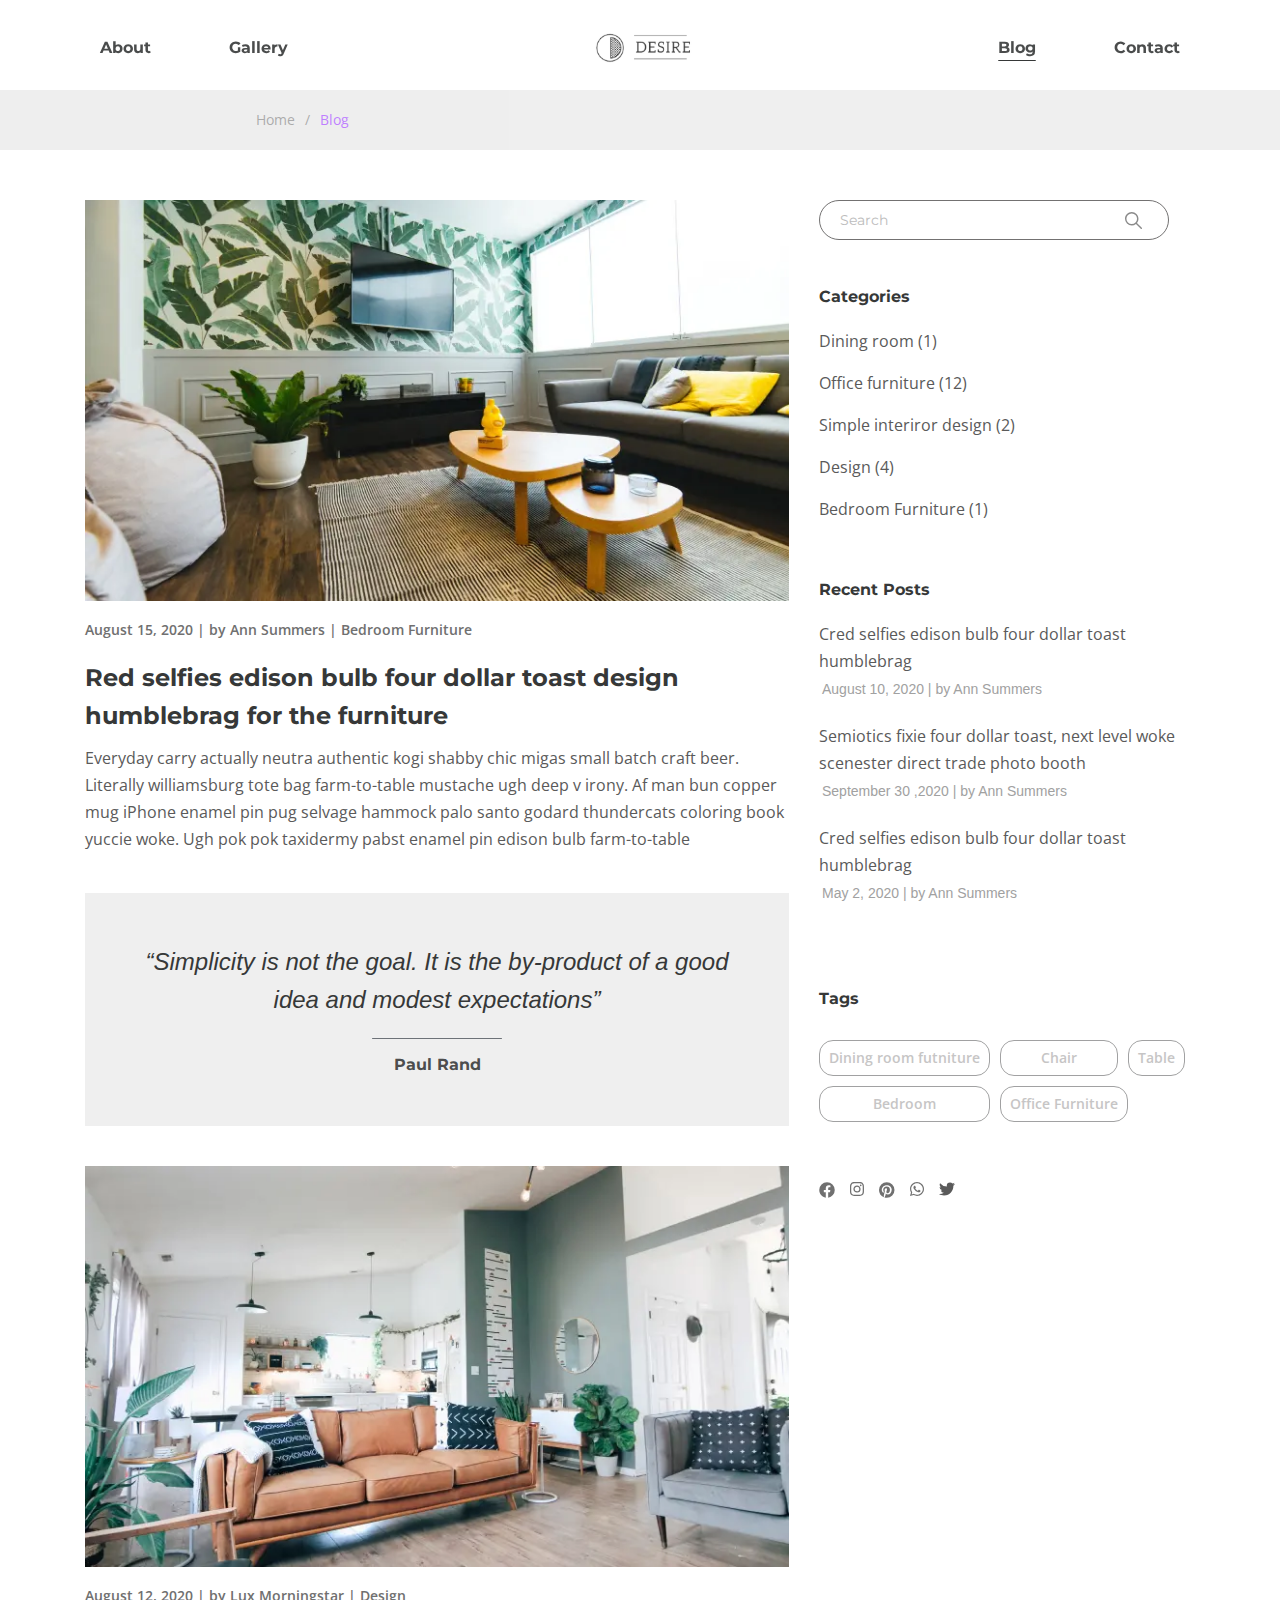
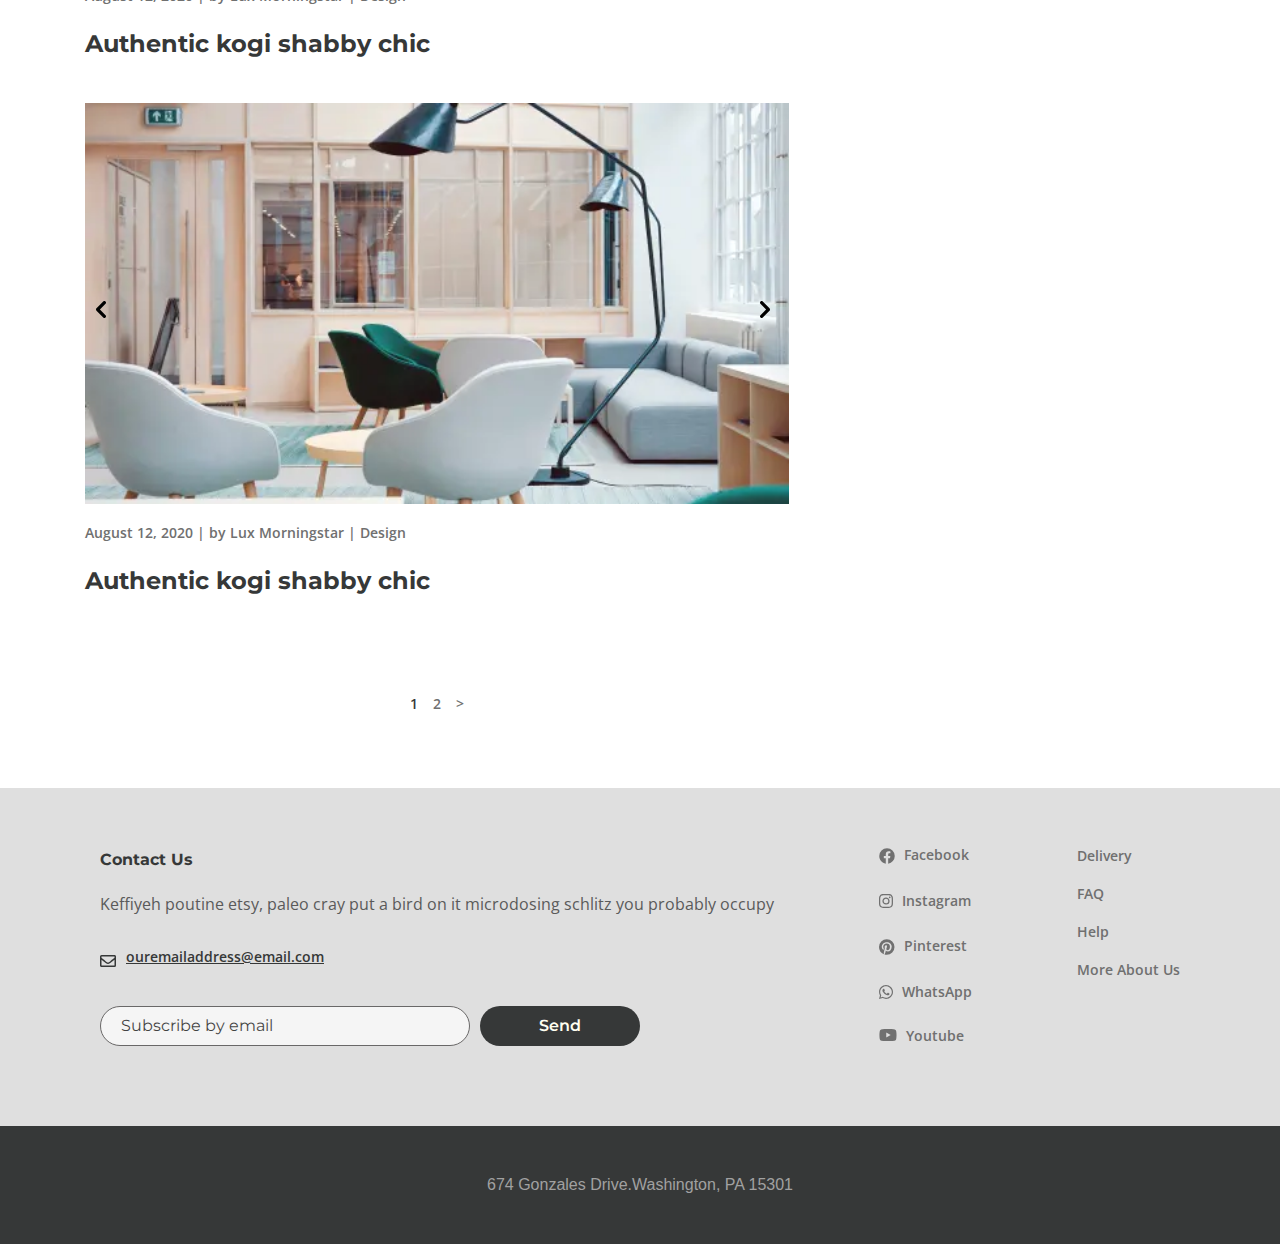
<file: blog.html>
<!DOCTYPE html><html lang="ru"> <head>	<title>Blog</title>	<meta charset="UTF-8">	<meta name="format-detection" content="telephone=no">	<link rel="stylesheet" href="css/style.min.css">	<link rel="shortcut icon" href="favicon.ico">	<!-- <meta name="robots" content="noindex, nofollow"> -->	<!-- <meta name="viewport" content="width=device-width, initial-scale=1.0, maximum-scale=1.0, user-scalable=0"> -->	<meta name="viewport" content="width=device-width, initial-scale=1.0"></head><body>	<div class="wrapper">		<header class="header">    <div class="header__container _container">            <button type="button" class="icon-menu">                <span></span>                <span></span>                <span></span>            </button>        <nav class="header__navigation">            <ul class="header__list">                <li><a class="header__link " href="about.html">About</a></li>                <li><a class="header__link " href="gallery.html">Gallery</a></li>            </ul>            <a href="#" class="header__logo">                <picture><source srcset="img/header/logo.svg" type="image/webp"><img src="img/header/logo.svg" alt=""></picture>            </a>            <ul class="header__list">                <li><a class="header__link _active" href="blog.html">Blog</a></li>                <li><a class="header__link " href="contact.html">Contact</a></li>            </ul>        </nav>        <nav class="header__list-mobile-navigation">            <ul class="header__list-mobile">                <li><a class="header__link " href="about.html">About</a></li>                <li><a class="header__link " href="gallery.html">Gallery</a></li>                <li><a class="header__link _active" href="blog.html">Blog</a></li>                <li><a class="header__link " href="contact.html">Contact</a></li>            </ul>        </nav>    </div></header>		<main class="page">			<div class="breadcrumbs">				<ul class="breadcrumbs__list">					<li><a class="breadcrumbs__link" href="index.html">Home</a></li>					<li>Blog</li>				</ul>			</div>            <div class="blog">                <div class="blog__container">                    <div class="blog__wrapper">                        <div class="blog__content content-blog">                            <div class="content-blog__item">                                <div class="content-blog__image"><a href="#"><picture><source srcset="img/blog-1.webp" type="image/webp"><img src="img/blog-1.jpg" alt=""></picture></a></div>                                <div class="content-blog__data">                                    <a href="#" class="data-blog">August 15, 2020 | by Ann Summers | Bedroom Furniture</a>                                </div>                                <div class="data-blog__title"><a href="#" class="data-content">Red selfies edison bulb four dollar toast design humblebrag for the furniture</a></div>                                <div class="data-content__content">                                    <div class="data-content__content">Everyday carry actually neutra authentic kogi shabby chic migas small batch craft beer. Literally williamsburg tote bag farm-to-table mustache ugh deep v irony. Af man bun copper mug iPhone enamel pin pug selvage hammock palo santo godard thundercats coloring book yuccie woke. Ugh pok pok taxidermy pabst enamel pin edison bulb farm-to-table</div>                                </div>                            </div>                            <blockquote class="blog__content-quote">                                <div class="data-content__blockquote">“Simplicity is not the goal. It is the by-product of a good idea and modest expectations” </div>                                <div class="data-content__author">Paul Rand</div>                            </blockquote>                            <div class="content-blog__item">                                <div class="content-blog__image"><a href="#"><picture><source srcset="img/blog-2.webp" type="image/webp"><img src="img/blog-2.jpg" alt=""></picture></a></div>                                <div class="content-blog__data">                                    <a href="#" class="data-blog">August 12, 2020 | by Lux Morningstar | Design</a>                                </div>                                <div class="data-blog__title"><a href="#" class="data-content">Authentic kogi shabby chic</a></div>                            </div>                            <div class="content-blog__slider slider-blog">                                <div class="slider-blog__body _swiper">                                    <div class="slider-blog__body-image content-blog__image"><picture><source srcset="img/main/idea-1.webp" type="image/webp"><img src="img/main/idea-1.jpg" alt=""></picture></div>                                    <div class="slider-blog__body-image content-blog__image"><picture><source srcset="img/main/idea-2.webp" type="image/webp"><img src="img/main/idea-2.jpg" alt=""></picture></div>                                    <div class="slider-blog__body-image content-blog__image"><picture><source srcset="img/blog-1.webp" type="image/webp"><img src="img/blog-1.jpg" alt=""></picture></div>                                    <div class="slider-blog__body-image content-blog__image"><picture><source srcset="img/blog-2.webp" type="image/webp"><img src="img/blog-2.jpg" alt=""></picture></div>                                </div>                                <div class="slider__arrows">                                    <div class="slider__arrows-next"><picture><source srcset="img/prev-arrow.svg" type="image/webp"><img src="img/prev-arrow.svg" alt=""></picture></div>                                    <div class="slider__arrows-prev"><picture><source srcset="img/prev-arrow.svg" type="image/webp"><img src="img/prev-arrow.svg" alt=""></picture></div>                                </div>                                <div class="content-blog__data">                                    <a href="#" class="data-blog">August 12, 2020 | by Lux Morningstar | Design</a>                                </div>                                <div class="data-blog__title"><a href="#" class="data-content">Authentic kogi shabby chic</a></div>                            </div>                            <div class="blog__content-page-slide page-slide">                                <ul class="page-slide__list">                                    <li><a class="page-slide__link _active" href="#">1</a></li>                                    <li><a class="page-slide__link" href="#">2</a></li>                                    <li><a class="page-slide__link" href="#">></a></li>                                </ul>                            </div>                        </div>                        <aside class="blog-sidebar">                            <div class="blog-sidebar__container">                                <div class="blog-sidebar__search">                                    <form class="form form-search" action="#">                                        <input autocomplete="off" type="text" name="form[]" data-error="Error" data-value="Search" class="blog-sidebar__input input">                                        <a type="submit" href="#"><picture><source srcset="img/search.svg" type="image/webp"><img class="mobile-search" src="img/search.svg" alt=""></picture></a>                                    </form>                                </div>                                <div class="blog-sidebar__categories">                                    <div class="blog-sidebar__categories-title min-title">Categories</div>                                    <a href="#" class="blog-sidebar__categories-link st-text-sb">Dining room (1)</a>                                    <a href="#" class="blog-sidebar__categories-link st-text-sb">Office furniture (12)</a>                                    <a href="#" class="blog-sidebar__categories-link st-text-sb">Simple interiror design (2)</a>                                    <a href="#" class="blog-sidebar__categories-link st-text-sb">Design (4)</a>                                    <a href="#" class="blog-sidebar__categories-link st-text-sb">Bedroom Furniture (1)</a>                                </div>                                <div class="blog-sidebar__posts">                                    <div class="blog-sidebar__posts-title min-title">Recent Posts</div>                                    <a href="#" class="blog-sidebar__posts-content st-text-sb">Cred selfies edison bulb four dollar toast humblebrag</a>                                    <a href="#" class="blog-sidebar__posts-data">August 10, 2020 | by Ann Summers</a>                                    <a href="#" class="blog-sidebar__posts-content st-text-sb">Semiotics fixie four dollar toast, next level woke scenester direct trade photo booth</a>                                    <a href="#" class="blog-sidebar__posts-data">September 30 ,2020 | by Ann Summers</a>                                    <a href="#" class="blog-sidebar__posts-content st-text-sb">Cred selfies edison bulb four dollar toast humblebrag</a>                                    <a href="#" class="blog-sidebar__posts-data">May 2, 2020 | by Ann Summers</a>                                </div>                                <div class="blog-sidebar__tags">                                    <div class="blog-sidebar__tags-title min-title">Tags</div>                                    <div class="blog-sidebar__tags-row">                                        <a href="#" class="blog-sidebar__tag">Dining room futniture</a>                                        <a href="#" class="blog-sidebar__tag">Chair</a>                                        <a href="#" class="blog-sidebar__tag">Table</a>                                        <a href="#" class="blog-sidebar__tag">Bedroom</a>                                        <a href="#" class="blog-sidebar__tag">Office Furniture</a>                                    </div>                                </div>                                <div class="blog-sidebar__social">                                    <a href="#" class="blog-sidebar__social-item">                                        <picture><source srcset="img/footer/facebook.svg" type="image/webp"><img src="img/footer/facebook.svg" alt=""></picture>                                    </a>                                    <a href="#" class="blog-sidebar__social-item">                                        <picture><source srcset="img/footer/instagram.svg" type="image/webp"><img src="img/footer/instagram.svg" alt=""></picture>                                    </a>                                    <a href="#" class="blog-sidebar__social-item">                                        <picture><source srcset="img/footer/Pinterest.svg" type="image/webp"><img src="img/footer/Pinterest.svg" alt=""></picture>                                    </a>                                    <a href="#" class="blog-sidebar__social-item">                                        <picture><source srcset="img/footer/whatsapp.svg" type="image/webp"><img src="img/footer/whatsapp.svg" alt=""></picture>                                    </a>                                    <a href="#" class="blog-sidebar__social-item">                                        <picture><source srcset="img/footer/twitter.svg" type="image/webp"><img src="img/footer/twitter.svg" alt=""></picture>                                    </a>                                </div>                            </div>                        </aside>                    </div>                </div>            </div>		</main>		<footer class="footer">		<div class="footer__top">			<div class="footer__top-container _container">				<div class="footer__top-row">					<div class="footer__form-contact form-contact">						<div class="form-contact__title">Contact Us</div>						<div class="form-contact__text">Keffiyeh poutine etsy, paleo cray put a bird on it microdosing schlitz you probably occupy						</div>						<a href="mailto:ouremailaddress@email.com" class="form-contact__mail"><picture><source srcset="img/footer/mail-footer.svg" type="image/webp"><img src="img/footer/mail-footer.svg" alt=""></picture><span>ouremailaddress@email.com</span></a>						<form action="#" class="form form-contact__form">							<input autocomplete="off" type="text" name="form[]" data-error="enter your mail"							data-value="Subscribe by email" class="input form-contact__input _req _email">							<button type="submit" class="form-contact__button button-contact">Send</button>						</form>					</div>					<div class="footer__social social-footer">						<ul class="social-footer__list">							<li><a class="social-footer__link" href="#"><picture><source srcset="img/footer/facebook.svg" type="image/webp"><img src="img/footer/facebook.svg" alt=""></picture>Facebook</a></li>							<li><a class="social-footer__link" href="#"><picture><source srcset="img/footer/instagram.svg" type="image/webp"><img src="img/footer/instagram.svg" alt=""></picture>Instagram</a></li>							<li><a class="social-footer__link" href="#"><picture><source srcset="img/footer/Pinterest.svg" type="image/webp"><img src="img/footer/Pinterest.svg" alt=""></picture>Pinterest</a></li>							<li><a class="social-footer__link" href="#"><picture><source srcset="img/footer/whatsapp.svg" type="image/webp"><img src="img/footer/whatsapp.svg" alt=""></picture>WhatsApp</a></li>							<li><a class="social-footer__link" href="#"><picture><source srcset="img/footer/youtube.svg" type="image/webp"><img src="img/footer/youtube.svg" alt=""></picture>Youtube</a></li>						</ul>					</div>					<div class="footer__faq faq">						<ul class="faq__list">							<li><a class="faq__link" href="#">Delivery</a></li>							<li><a class="faq__link" href="#">FAQ</a></li>							<li><a class="faq__link" href="#">Help</a></li>							<li><a class="faq__link" href="#">More About Us</a></li>						</ul>					</div>				</div>			</div>		</div>		<div class="footer__copy">			<div class="footer-copy__container _container">				<span>674 Gonzales Drive.</span><span>Washington, PA 15301</span>			</div>		</div></footer>	</div>	<div class="popup popup_callback-1">	<div class="popup__content ">		<div class="popup__body">			<div class="popup__close"></div>			<div class="popup__image"><picture><source srcset="img/main/fc-1.webp" type="image/webp"><img src="img/main/fc-1.jpg" alt=""></picture></div>		</div>	</div></div><div class="popup popup_callback-2">	<div class="popup__content ">		<div class="popup__body">			<div class="popup__close"></div>			<div class="popup__image"><picture><source srcset="img/main/fc-1.webp" type="image/webp"><img src="img/main/fc-1.jpg" alt=""></picture></div>		</div>	</div></div><div class="popup popup_callback-3">	<div class="popup__content ">		<div class="popup__body">			<div class="popup__close"></div>			<div class="popup__image"><picture><source srcset="img/main/fc-2.webp" type="image/webp"><img src="img/main/fc-2.jpg" alt=""></picture></div>		</div>	</div></div><div class="popup popup_callback-4">	<div class="popup__content ">		<div class="popup__body">			<div class="popup__close"></div>			<div class="popup__image"><picture><source srcset="img/main/fc-3.webp" type="image/webp"><img src="img/main/fc-3.jpg" alt=""></picture></div>		</div>	</div></div><div class="popup popup_callback-5">	<div class="popup__content ">		<div class="popup__body">			<div class="popup__close"></div>			<div class="popup__image"><picture><source srcset="img/main/fc-4.webp" type="image/webp"><img src="img/main/fc-4.jpg" alt=""></picture></div>		</div>	</div></div><div class="popup popup_callback-6">	<div class="popup__content ">		<div class="popup__body">			<div class="popup__close"></div>			<div class="popup__image"><picture><source srcset="img/abf-1.webp" type="image/webp"><img src="img/abf-1.jpg" alt=""></picture></div>		</div>	</div></div><div class="popup popup_callback-7">	<div class="popup__content ">		<div class="popup__body">			<div class="popup__close"></div>			<div class="popup__image"><picture><source srcset="img/abf-1.webp" type="image/webp"><img src="img/abf-1.jpg" alt=""></picture></div>		</div>	</div></div><div class="popup popup_callback-8">	<div class="popup__content ">		<div class="popup__body">			<div class="popup__close"></div>			<div class="popup__image"><picture><source srcset="img/abf-2.webp" type="image/webp"><img src="img/abf-2.jpg" alt=""></picture></div>		</div>	</div></div><div class="popup popup_callback-9">	<div class="popup__content ">		<div class="popup__body">			<div class="popup__close"></div>			<div class="popup__image"><picture><source srcset="img/abf-3.webp" type="image/webp"><img src="img/abf-3.jpg" alt=""></picture></div>		</div>	</div></div><div class="popup popup_callback-10">	<div class="popup__content ">		<div class="popup__body">			<div class="popup__close"></div>			<div class="popup__image"><picture><source srcset="img/abf-4.webp" type="image/webp"><img src="img/abf-4.jpg" alt=""></picture></div>		</div>	</div></div><div class="popup popup_cb">	<div class="popup__content ">		<div class="popup__body popup__body-cb">			<div class="popup__content-body">				<div class="item-works__title-block">					<div class="item-works__image">						<picture><source srcset="img/main/work-1.svg" type="image/webp"><img src="img/main/work-1.svg" alt=""></picture>					</div>					<div class="item-works__title _scr-item">Designer Consultation</div>				</div>				<div class="popup__text-content">Lorem ipsum dolor sit amet consectetur adipisicing elit. Nam cum officiis voluptatibus quia. Corrupti dolores excepturi voluptatem veniam deleniti necessitatibus, dolor neque maiores repudiandae minima veritatis obcaecati modi porro eius expedita, quidem sint accusantium facilis, placeat cum nisi. Nam distinctio possimus amet, neque iusto esse fugiat corrupti natus magnam vero explicabo dicta adipisci ipsa facilis sunt optio dignissimos. Harum, voluptate.</div>			</div>		</div>	</div></div><div class="popup popup_cb-2">	<div class="popup__content ">		<div class="popup__body popup__body-cb">			<div class="popup__content-body">				<div class="item-works__title-block">					<div class="item-works__image">						<picture><source srcset="img/main/work-2.svg" type="image/webp"><img src="img/main/work-2.svg" alt=""></picture>					</div>					<div class="item-works__title _scr-item">Production</div>				</div>				<div class="popup__text-content">Lorem ipsum dolor sit amet consectetur adipisicing elit. Nam cum officiis voluptatibus quia. Corrupti dolores excepturi voluptatem veniam deleniti necessitatibus, dolor neque maiores repudiandae minima veritatis obcaecati modi porro eius expedita, quidem sint accusantium facilis, placeat cum nisi. Nam distinctio possimus amet, neque iusto esse fugiat corrupti natus magnam vero explicabo dicta adipisci ipsa facilis sunt optio dignissimos. Harum, voluptate.</div>			</div>		</div>	</div></div><div class="popup popup_cb-3">	<div class="popup__content ">		<div class="popup__body popup__body-cb">			<div class="popup__content-body">				<div class="item-works__title-block">					<div class="item-works__image">						<picture><source srcset="img/main/work-3.svg" type="image/webp"><img src="img/main/work-3.svg" alt=""></picture>					</div>					<div class="item-works__title _scr-item">Measurementsn</div>				</div>				<div class="popup__text-content">Lorem ipsum dolor sit amet consectetur adipisicing elit. Nam cum officiis voluptatibus quia. Corrupti dolores excepturi voluptatem veniam deleniti necessitatibus, dolor neque maiores repudiandae minima veritatis obcaecati modi porro eius expedita, quidem sint accusantium facilis, placeat cum nisi. Nam distinctio possimus amet, neque iusto esse fugiat corrupti natus magnam vero explicabo dicta adipisci ipsa facilis sunt optio dignissimos. Harum, voluptate.</div>			</div>		</div>	</div></div>	<!-- Swiper --><!-- <script src="https://unpkg.com/swiper/swiper-bundle.min.js"></script> --><script src="js/vendors.min.js"></script><script src="js/app.min.js"></script></body></html>
</file>
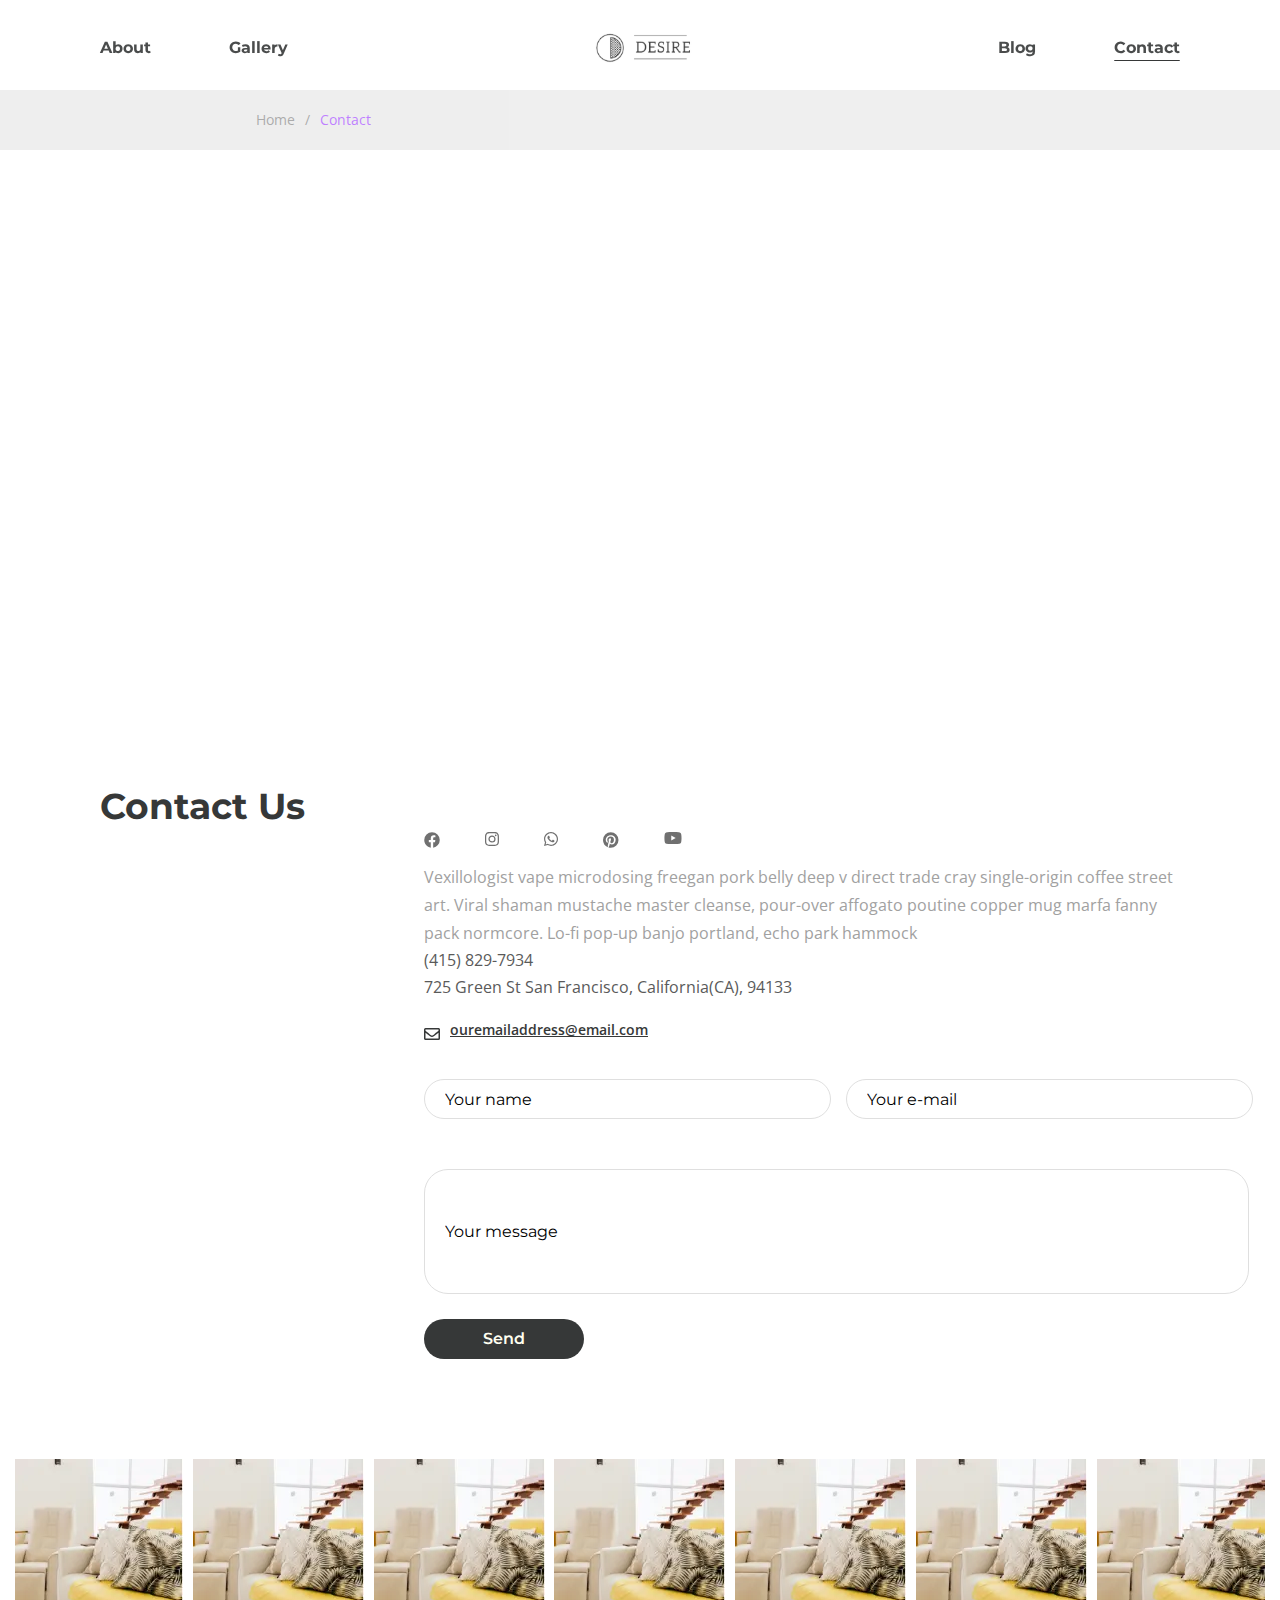
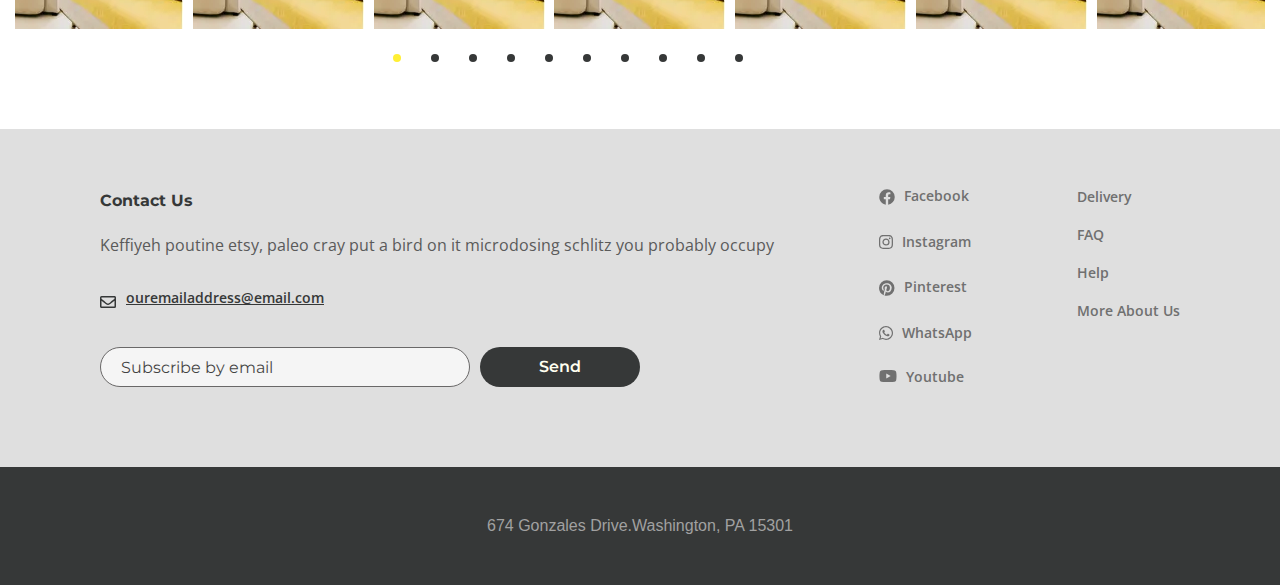
<file: contact.html>
<!DOCTYPE html><html lang="ru"> <head>	<title>Contact</title>	<meta charset="UTF-8">	<meta name="format-detection" content="telephone=no">	<link rel="stylesheet" href="css/style.min.css">	<link rel="shortcut icon" href="favicon.ico">	<!-- <meta name="robots" content="noindex, nofollow"> -->	<!-- <meta name="viewport" content="width=device-width, initial-scale=1.0, maximum-scale=1.0, user-scalable=0"> -->	<meta name="viewport" content="width=device-width, initial-scale=1.0"></head><body>	<div class="wrapper">		<header class="header">    <div class="header__container _container">            <button type="button" class="icon-menu">                <span></span>                <span></span>                <span></span>            </button>        <nav class="header__navigation">            <ul class="header__list">                <li><a class="header__link " href="about.html">About</a></li>                <li><a class="header__link " href="gallery.html">Gallery</a></li>            </ul>            <a href="#" class="header__logo">                <picture><source srcset="img/header/logo.svg" type="image/webp"><img src="img/header/logo.svg" alt=""></picture>            </a>            <ul class="header__list">                <li><a class="header__link " href="blog.html">Blog</a></li>                <li><a class="header__link _active" href="contact.html">Contact</a></li>            </ul>        </nav>        <nav class="header__list-mobile-navigation">            <ul class="header__list-mobile">                <li><a class="header__link " href="about.html">About</a></li>                <li><a class="header__link " href="gallery.html">Gallery</a></li>                <li><a class="header__link " href="blog.html">Blog</a></li>                <li><a class="header__link _active" href="contact.html">Contact</a></li>            </ul>        </nav>    </div></header>		<main class="page">			<div class="breadcrumbs">				<ul class="breadcrumbs__list">					<li><a class="breadcrumbs__link" href="index.html">Home</a></li>					<li>Contact</li>				</ul>			</div>            <div class="maps">                <iframe src="https://yandex.ru/map-widget/v1/?um=constructor%3A3b23ebc813aa08dd358dec3882b87d39ab146d276f1406bd273b63c79062c3bf&amp;source=constructor" width="100%" height="578" frameborder="0"></iframe>            </div>            <div class="contact-us">                <div class="contact-us__container _container">                    <div class="contact-us__title title-main">Contact Us</div>                    <div class="contact-us__wrapper">                        <div class="contact-us__social">                            <a href="" class="contact-us__social-item"><picture><source srcset="img/footer/facebook.svg" type="image/webp"><img src="img/footer/facebook.svg" alt=""></picture></a>                            <a href="" class="contact-us__social-item"><picture><source srcset="img/footer/instagram.svg" type="image/webp"><img src="img/footer/instagram.svg" alt=""></picture></a>                            <a href="" class="contact-us__social-item"><picture><source srcset="img/footer/whatsapp.svg" type="image/webp"><img src="img/footer/whatsapp.svg" alt=""></picture></a>                            <a href="" class="contact-us__social-item"><picture><source srcset="img/footer/Pinterest.svg" type="image/webp"><img src="img/footer/Pinterest.svg" alt=""></picture></a>                            <a href="" class="contact-us__social-item"><picture><source srcset="img/footer/youtube.svg" type="image/webp"><img src="img/footer/youtube.svg" alt=""></picture></a>                        </div>                        <div class="contact-us__text">Vexillologist vape microdosing freegan pork belly deep v direct trade cray single-origin coffee street art. Viral shaman mustache master cleanse, pour-over affogato poutine copper mug marfa fanny pack normcore. Lo-fi pop-up banjo portland, echo park hammock</div>                        <a href="tel:4158297934" class="contact-us__phone">(415) 829-7934</a>                        <div class="contact-us__adress">                            725 Green St                            San Francisco, California(CA), 94133</div>                        <a href="mailto:ouremailaddress@email.com" class="form-contact__mail"><picture><source srcset="img/footer/mail-footer.svg" type="image/webp"><img src="img/footer/mail-footer.svg" alt=""></picture><span>ouremailaddress@email.com</span></a>                        <div class="contact-us__form">                            <form action="#" class="form form-contact">                                <div class="form-contact__row">                                    <div class="form-contact__name">                                        <input autocomplete="off" type="text" name="form[]" data-error="Enter your name" data-value="Your name" class="input form-contact__name-input">                                    </div>                                    <div class="form-contact__mail">                                        <input autocomplete="off" type="text" name="form[]" data-error="Enter your mail" data-value="Your e-mail" class="input form-contact__mail-input _email _req">                                    </div>                                </div>                                <div class="form-contact__textarea">                                    <input autocomplete="off" type="text" name="form[]" data-error="Ошибка" data-value="Your message" class="input form-contact__textarea-input">                                </div>                                <button type="submit" class="form-contact__button button-contact">Send</button>                            </form>                        </div>                    </div>                </div>            </div>            <section class="mini-slider">                <div class="mini-slider__body _swiper">                    <div class="mini-slider__wrap">                        <a href="#" class="mini-slider__item">                            <picture><source srcset="img/cti-1.webp" type="image/webp"><img src="img/cti-1.jpg" alt=""></picture>                        </a>                    </div>                    <div class="mini-slider__wrap">                        <a href="#" class="mini-slider__item">                            <picture><source srcset="img/cti-1.webp" type="image/webp"><img src="img/cti-1.jpg" alt=""></picture>                        </a>                    </div>                    <div class="mini-slider__wrap">                        <a href="#" class="mini-slider__item">                            <picture><source srcset="img/cti-1.webp" type="image/webp"><img src="img/cti-1.jpg" alt=""></picture>                        </a>                    </div>                    <div class="mini-slider__wrap">                        <a href="#" class="mini-slider__item">                            <picture><source srcset="img/cti-1.webp" type="image/webp"><img src="img/cti-1.jpg" alt=""></picture>                        </a>                    </div>                    <div class="mini-slider__wrap">                        <a href="#" class="mini-slider__item">                            <picture><source srcset="img/cti-1.webp" type="image/webp"><img src="img/cti-1.jpg" alt=""></picture>                        </a>                    </div>                    <div class="mini-slider__wrap">                        <a href="#" class="mini-slider__item">                            <picture><source srcset="img/cti-1.webp" type="image/webp"><img src="img/cti-1.jpg" alt=""></picture>                        </a>                    </div>                    <div class="mini-slider__wrap">                        <a href="#" class="mini-slider__item">                            <picture><source srcset="img/cti-1.webp" type="image/webp"><img src="img/cti-1.jpg" alt=""></picture>                        </a>                    </div>                    <div class="mini-slider__wrap">                        <a href="#" class="mini-slider__item">                            <picture><source srcset="img/cti-1.webp" type="image/webp"><img src="img/cti-1.jpg" alt=""></picture>                        </a>                    </div>                    <div class="mini-slider__wrap">                        <a href="#" class="mini-slider__item">                            <picture><source srcset="img/cti-1.webp" type="image/webp"><img src="img/cti-1.jpg" alt=""></picture>                        </a>                    </div>                    <div class="mini-slider__wrap">                        <a href="#" class="mini-slider__item">                            <picture><source srcset="img/cti-1.webp" type="image/webp"><img src="img/cti-1.jpg" alt=""></picture>                        </a>                    </div>                </div>                <div class="swipe-dots"></div>            </section>		</main>		<footer class="footer">		<div class="footer__top">			<div class="footer__top-container _container">				<div class="footer__top-row">					<div class="footer__form-contact form-contact">						<div class="form-contact__title">Contact Us</div>						<div class="form-contact__text">Keffiyeh poutine etsy, paleo cray put a bird on it microdosing schlitz you probably occupy						</div>						<a href="mailto:ouremailaddress@email.com" class="form-contact__mail"><picture><source srcset="img/footer/mail-footer.svg" type="image/webp"><img src="img/footer/mail-footer.svg" alt=""></picture><span>ouremailaddress@email.com</span></a>						<form action="#" class="form form-contact__form">							<input autocomplete="off" type="text" name="form[]" data-error="enter your mail"							data-value="Subscribe by email" class="input form-contact__input _req _email">							<button type="submit" class="form-contact__button button-contact">Send</button>						</form>					</div>					<div class="footer__social social-footer">						<ul class="social-footer__list">							<li><a class="social-footer__link" href="#"><picture><source srcset="img/footer/facebook.svg" type="image/webp"><img src="img/footer/facebook.svg" alt=""></picture>Facebook</a></li>							<li><a class="social-footer__link" href="#"><picture><source srcset="img/footer/instagram.svg" type="image/webp"><img src="img/footer/instagram.svg" alt=""></picture>Instagram</a></li>							<li><a class="social-footer__link" href="#"><picture><source srcset="img/footer/Pinterest.svg" type="image/webp"><img src="img/footer/Pinterest.svg" alt=""></picture>Pinterest</a></li>							<li><a class="social-footer__link" href="#"><picture><source srcset="img/footer/whatsapp.svg" type="image/webp"><img src="img/footer/whatsapp.svg" alt=""></picture>WhatsApp</a></li>							<li><a class="social-footer__link" href="#"><picture><source srcset="img/footer/youtube.svg" type="image/webp"><img src="img/footer/youtube.svg" alt=""></picture>Youtube</a></li>						</ul>					</div>					<div class="footer__faq faq">						<ul class="faq__list">							<li><a class="faq__link" href="#">Delivery</a></li>							<li><a class="faq__link" href="#">FAQ</a></li>							<li><a class="faq__link" href="#">Help</a></li>							<li><a class="faq__link" href="#">More About Us</a></li>						</ul>					</div>				</div>			</div>		</div>		<div class="footer__copy">			<div class="footer-copy__container _container">				<span>674 Gonzales Drive.</span><span>Washington, PA 15301</span>			</div>		</div></footer>	</div>	<div class="popup popup_callback-1">	<div class="popup__content ">		<div class="popup__body">			<div class="popup__close"></div>			<div class="popup__image"><picture><source srcset="img/main/fc-1.webp" type="image/webp"><img src="img/main/fc-1.jpg" alt=""></picture></div>		</div>	</div></div><div class="popup popup_callback-2">	<div class="popup__content ">		<div class="popup__body">			<div class="popup__close"></div>			<div class="popup__image"><picture><source srcset="img/main/fc-1.webp" type="image/webp"><img src="img/main/fc-1.jpg" alt=""></picture></div>		</div>	</div></div><div class="popup popup_callback-3">	<div class="popup__content ">		<div class="popup__body">			<div class="popup__close"></div>			<div class="popup__image"><picture><source srcset="img/main/fc-2.webp" type="image/webp"><img src="img/main/fc-2.jpg" alt=""></picture></div>		</div>	</div></div><div class="popup popup_callback-4">	<div class="popup__content ">		<div class="popup__body">			<div class="popup__close"></div>			<div class="popup__image"><picture><source srcset="img/main/fc-3.webp" type="image/webp"><img src="img/main/fc-3.jpg" alt=""></picture></div>		</div>	</div></div><div class="popup popup_callback-5">	<div class="popup__content ">		<div class="popup__body">			<div class="popup__close"></div>			<div class="popup__image"><picture><source srcset="img/main/fc-4.webp" type="image/webp"><img src="img/main/fc-4.jpg" alt=""></picture></div>		</div>	</div></div><div class="popup popup_callback-6">	<div class="popup__content ">		<div class="popup__body">			<div class="popup__close"></div>			<div class="popup__image"><picture><source srcset="img/abf-1.webp" type="image/webp"><img src="img/abf-1.jpg" alt=""></picture></div>		</div>	</div></div><div class="popup popup_callback-7">	<div class="popup__content ">		<div class="popup__body">			<div class="popup__close"></div>			<div class="popup__image"><picture><source srcset="img/abf-1.webp" type="image/webp"><img src="img/abf-1.jpg" alt=""></picture></div>		</div>	</div></div><div class="popup popup_callback-8">	<div class="popup__content ">		<div class="popup__body">			<div class="popup__close"></div>			<div class="popup__image"><picture><source srcset="img/abf-2.webp" type="image/webp"><img src="img/abf-2.jpg" alt=""></picture></div>		</div>	</div></div><div class="popup popup_callback-9">	<div class="popup__content ">		<div class="popup__body">			<div class="popup__close"></div>			<div class="popup__image"><picture><source srcset="img/abf-3.webp" type="image/webp"><img src="img/abf-3.jpg" alt=""></picture></div>		</div>	</div></div><div class="popup popup_callback-10">	<div class="popup__content ">		<div class="popup__body">			<div class="popup__close"></div>			<div class="popup__image"><picture><source srcset="img/abf-4.webp" type="image/webp"><img src="img/abf-4.jpg" alt=""></picture></div>		</div>	</div></div><div class="popup popup_cb">	<div class="popup__content ">		<div class="popup__body popup__body-cb">			<div class="popup__content-body">				<div class="item-works__title-block">					<div class="item-works__image">						<picture><source srcset="img/main/work-1.svg" type="image/webp"><img src="img/main/work-1.svg" alt=""></picture>					</div>					<div class="item-works__title _scr-item">Designer Consultation</div>				</div>				<div class="popup__text-content">Lorem ipsum dolor sit amet consectetur adipisicing elit. Nam cum officiis voluptatibus quia. Corrupti dolores excepturi voluptatem veniam deleniti necessitatibus, dolor neque maiores repudiandae minima veritatis obcaecati modi porro eius expedita, quidem sint accusantium facilis, placeat cum nisi. Nam distinctio possimus amet, neque iusto esse fugiat corrupti natus magnam vero explicabo dicta adipisci ipsa facilis sunt optio dignissimos. Harum, voluptate.</div>			</div>		</div>	</div></div><div class="popup popup_cb-2">	<div class="popup__content ">		<div class="popup__body popup__body-cb">			<div class="popup__content-body">				<div class="item-works__title-block">					<div class="item-works__image">						<picture><source srcset="img/main/work-2.svg" type="image/webp"><img src="img/main/work-2.svg" alt=""></picture>					</div>					<div class="item-works__title _scr-item">Production</div>				</div>				<div class="popup__text-content">Lorem ipsum dolor sit amet consectetur adipisicing elit. Nam cum officiis voluptatibus quia. Corrupti dolores excepturi voluptatem veniam deleniti necessitatibus, dolor neque maiores repudiandae minima veritatis obcaecati modi porro eius expedita, quidem sint accusantium facilis, placeat cum nisi. Nam distinctio possimus amet, neque iusto esse fugiat corrupti natus magnam vero explicabo dicta adipisci ipsa facilis sunt optio dignissimos. Harum, voluptate.</div>			</div>		</div>	</div></div><div class="popup popup_cb-3">	<div class="popup__content ">		<div class="popup__body popup__body-cb">			<div class="popup__content-body">				<div class="item-works__title-block">					<div class="item-works__image">						<picture><source srcset="img/main/work-3.svg" type="image/webp"><img src="img/main/work-3.svg" alt=""></picture>					</div>					<div class="item-works__title _scr-item">Measurementsn</div>				</div>				<div class="popup__text-content">Lorem ipsum dolor sit amet consectetur adipisicing elit. Nam cum officiis voluptatibus quia. Corrupti dolores excepturi voluptatem veniam deleniti necessitatibus, dolor neque maiores repudiandae minima veritatis obcaecati modi porro eius expedita, quidem sint accusantium facilis, placeat cum nisi. Nam distinctio possimus amet, neque iusto esse fugiat corrupti natus magnam vero explicabo dicta adipisci ipsa facilis sunt optio dignissimos. Harum, voluptate.</div>			</div>		</div>	</div></div>	<!-- Swiper --><!-- <script src="https://unpkg.com/swiper/swiper-bundle.min.js"></script> --><script src="js/vendors.min.js"></script><script src="js/app.min.js"></script></body></html>
</file>
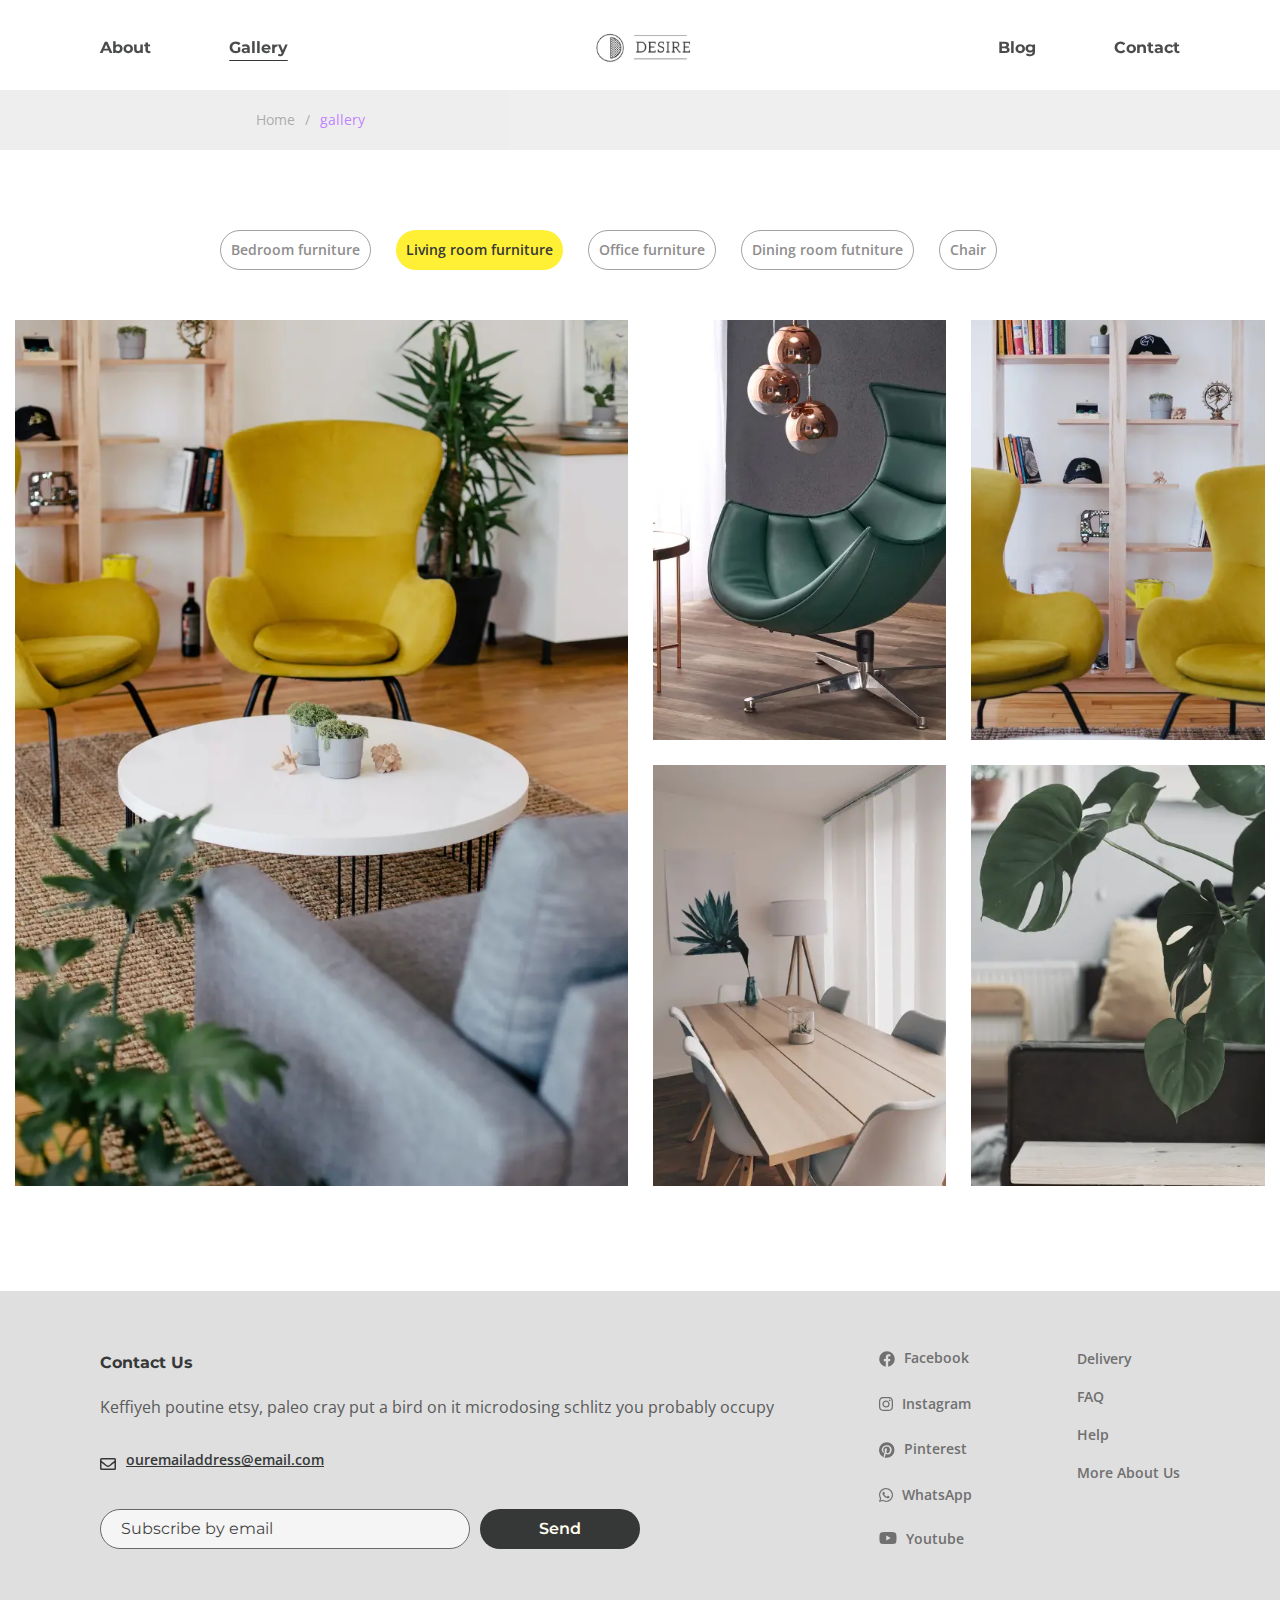
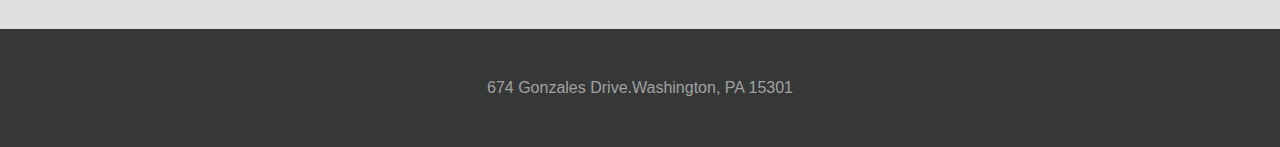
<file: gallery.html>
<!DOCTYPE html><html lang="ru"> <head>	<title>Gallery</title>	<meta charset="UTF-8">	<meta name="format-detection" content="telephone=no">	<link rel="stylesheet" href="css/style.min.css">	<link rel="shortcut icon" href="favicon.ico">	<!-- <meta name="robots" content="noindex, nofollow"> -->	<!-- <meta name="viewport" content="width=device-width, initial-scale=1.0, maximum-scale=1.0, user-scalable=0"> -->	<meta name="viewport" content="width=device-width, initial-scale=1.0"></head><body>	<div class="wrapper">		<header class="header">    <div class="header__container _container">            <button type="button" class="icon-menu">                <span></span>                <span></span>                <span></span>            </button>        <nav class="header__navigation">            <ul class="header__list">                <li><a class="header__link " href="about.html">About</a></li>                <li><a class="header__link _active" href="gallery.html">Gallery</a></li>            </ul>            <a href="#" class="header__logo">                <picture><source srcset="img/header/logo.svg" type="image/webp"><img src="img/header/logo.svg" alt=""></picture>            </a>            <ul class="header__list">                <li><a class="header__link " href="blog.html">Blog</a></li>                <li><a class="header__link " href="contact.html">Contact</a></li>            </ul>        </nav>        <nav class="header__list-mobile-navigation">            <ul class="header__list-mobile">                <li><a class="header__link " href="about.html">About</a></li>                <li><a class="header__link _active" href="gallery.html">Gallery</a></li>                <li><a class="header__link " href="blog.html">Blog</a></li>                <li><a class="header__link " href="contact.html">Contact</a></li>            </ul>        </nav>    </div></header>		<main class="page">			<div class="breadcrumbs">				<ul class="breadcrumbs__list">					<li><a class="breadcrumbs__link" href="index.html">Home</a></li>					<li>gallery</li>				</ul>			</div>            <div class="tabs-block _tabs _gallery-page">                <div class="tabs-block__navigation">                    <div class="tabs-block__navigation-item _tabs-item">Bedroom furniture</div>                    <div class="tabs-block__navigation-item _tabs-item _active">Living room furniture</div>                    <div class="tabs-block__navigation-item _tabs-item">Office furniture</div>                    <div class="tabs-block__navigation-item _tabs-item">Dining room futniture</div>                    <div class="tabs-block__navigation-item _tabs-item">Chair</div>                </div>                <div class="tabs-block__wrap">                    <div class="tabs-block__wrap-item _tabs-block">                        <div class="tabs-block__body body-tabs ">                            <div class="body-tabs__item"><a href="#"><picture><source srcset="img/main/tab-4.webp" type="image/webp"><img src="img/main/tab-4.jpg" alt=""></picture></a></div>                            <div class="body-tabs__item"><a href="#"><picture><source srcset="img/main/tab-5.webp" type="image/webp"><img src="img/main/tab-5.jpg" alt=""></picture></a></div>                            <div class="body-tabs__item body-tabs__item-1"><a href="#"><picture><source srcset="img/main/tab-1.webp" type="image/webp"><img src="img/main/tab-1.jpg" alt=""></picture></a></div>                            <div class="body-tabs__item"><a href="#"><picture><source srcset="img/main/tab-2.webp" type="image/webp"><img src="img/main/tab-2.jpg" alt=""></picture></a></div>                            <div class="body-tabs__item"><a href="#"><picture><source srcset="img/main/tab-3.webp" type="image/webp"><img src="img/main/tab-3.jpg" alt=""></picture></a></div>                        </div>                    </div>                    <div class="tabs-block__wrap-item _active _tabs-block">                        <div class="tabs-block__body body-tabs ">                            <div class="body-tabs__item body-tabs__item-1"><a href="#"><picture><source srcset="img/main/tab-1.webp" type="image/webp"><img src="img/main/tab-1.jpg" alt=""></picture></a></div>                            <div class="body-tabs__item"><a href="#"><picture><source srcset="img/main/tab-2.webp" type="image/webp"><img src="img/main/tab-2.jpg" alt=""></picture></a></div>                            <div class="body-tabs__item"><a href="#"><picture><source srcset="img/main/tab-3.webp" type="image/webp"><img src="img/main/tab-3.jpg" alt=""></picture></a></div>                            <div class="body-tabs__item"><a href="#"><picture><source srcset="img/main/tab-4.webp" type="image/webp"><img src="img/main/tab-4.jpg" alt=""></picture></a></div>                            <div class="body-tabs__item"><a href="#"><picture><source srcset="img/main/tab-5.webp" type="image/webp"><img src="img/main/tab-5.jpg" alt=""></picture></a></div>                        </div>                    </div>                    <div class="tabs-block__wrap-item _tabs-block">                        <div class="tabs-block__body body-tabs ">                            <div class="body-tabs__item"><a href="#"><picture><source srcset="img/main/tab-1.webp" type="image/webp"><img src="img/main/tab-1.jpg" alt=""></picture></a></div>                            <div class="body-tabs__item body-tabs__item-1"><a href="#"><picture><source srcset="img/main/tab-3.webp" type="image/webp"><img src="img/main/tab-3.jpg" alt=""></picture></a></div>                            <div class="body-tabs__item"><a href="#"><picture><source srcset="img/main/tab-4.webp" type="image/webp"><img src="img/main/tab-4.jpg" alt=""></picture></a></div>                            <div class="body-tabs__item"><a href="#"><picture><source srcset="img/main/tab-2.webp" type="image/webp"><img src="img/main/tab-2.jpg" alt=""></picture></a></div>                            <div class="body-tabs__item"><a href="#"><picture><source srcset="img/main/tab-5.webp" type="image/webp"><img src="img/main/tab-5.jpg" alt=""></picture></a></div>                        </div>                    </div>                    <div class="tabs-block__wrap-item _tabs-block">                        <div class="tabs-block__body body-tabs ">                            <div class="body-tabs__item body-tabs__item-1"><a href="#"><picture><source srcset="img/main/tab-4.webp" type="image/webp"><img src="img/main/tab-4.jpg" alt=""></picture></a></div>                            <div class="body-tabs__item"><a href="#"><picture><source srcset="img/main/tab-5.webp" type="image/webp"><img src="img/main/tab-5.jpg" alt=""></picture></a></div>                            <div class="body-tabs__item"><a href="#"><picture><source srcset="img/main/tab-1.webp" type="image/webp"><img src="img/main/tab-1.jpg" alt=""></picture></a></div>                            <div class="body-tabs__item"><a href="#"><picture><source srcset="img/main/tab-2.webp" type="image/webp"><img src="img/main/tab-2.jpg" alt=""></picture></a></div>                            <div class="body-tabs__item"><a href="#"><picture><source srcset="img/main/tab-3.webp" type="image/webp"><img src="img/main/tab-3.jpg" alt=""></picture></a></div>                        </div>                    </div>                    <div class="tabs-block__wrap-item _tabs-block">                        <div class="tabs-block__body body-tabs ">                            <div class="body-tabs__item"><a href="#"><picture><source srcset="img/main/tab-4.webp" type="image/webp"><img src="img/main/tab-4.jpg" alt=""></picture></a></div>                            <div class="body-tabs__item"><a href="#"><picture><source srcset="img/main/tab-1.webp" type="image/webp"><img src="img/main/tab-1.jpg" alt=""></picture></a></div>                            <div class="body-tabs__item body-tabs__item-1"><a href="#"><picture><source srcset="img/main/tab-3.webp" type="image/webp"><img src="img/main/tab-3.jpg" alt=""></picture></a></div>                            <div class="body-tabs__item"><a href="#"><picture><source srcset="img/main/tab-5.webp" type="image/webp"><img src="img/main/tab-5.jpg" alt=""></picture></a></div>                            <div class="body-tabs__item"><a href="#"><picture><source srcset="img/main/tab-2.webp" type="image/webp"><img src="img/main/tab-2.jpg" alt=""></picture></a></div>                        </div>                    </div>                </div>            </div>		</main>		<footer class="footer">		<div class="footer__top">			<div class="footer__top-container _container">				<div class="footer__top-row">					<div class="footer__form-contact form-contact">						<div class="form-contact__title">Contact Us</div>						<div class="form-contact__text">Keffiyeh poutine etsy, paleo cray put a bird on it microdosing schlitz you probably occupy						</div>						<a href="mailto:ouremailaddress@email.com" class="form-contact__mail"><picture><source srcset="img/footer/mail-footer.svg" type="image/webp"><img src="img/footer/mail-footer.svg" alt=""></picture><span>ouremailaddress@email.com</span></a>						<form action="#" class="form form-contact__form">							<input autocomplete="off" type="text" name="form[]" data-error="enter your mail"							data-value="Subscribe by email" class="input form-contact__input _req _email">							<button type="submit" class="form-contact__button button-contact">Send</button>						</form>					</div>					<div class="footer__social social-footer">						<ul class="social-footer__list">							<li><a class="social-footer__link" href="#"><picture><source srcset="img/footer/facebook.svg" type="image/webp"><img src="img/footer/facebook.svg" alt=""></picture>Facebook</a></li>							<li><a class="social-footer__link" href="#"><picture><source srcset="img/footer/instagram.svg" type="image/webp"><img src="img/footer/instagram.svg" alt=""></picture>Instagram</a></li>							<li><a class="social-footer__link" href="#"><picture><source srcset="img/footer/Pinterest.svg" type="image/webp"><img src="img/footer/Pinterest.svg" alt=""></picture>Pinterest</a></li>							<li><a class="social-footer__link" href="#"><picture><source srcset="img/footer/whatsapp.svg" type="image/webp"><img src="img/footer/whatsapp.svg" alt=""></picture>WhatsApp</a></li>							<li><a class="social-footer__link" href="#"><picture><source srcset="img/footer/youtube.svg" type="image/webp"><img src="img/footer/youtube.svg" alt=""></picture>Youtube</a></li>						</ul>					</div>					<div class="footer__faq faq">						<ul class="faq__list">							<li><a class="faq__link" href="#">Delivery</a></li>							<li><a class="faq__link" href="#">FAQ</a></li>							<li><a class="faq__link" href="#">Help</a></li>							<li><a class="faq__link" href="#">More About Us</a></li>						</ul>					</div>				</div>			</div>		</div>		<div class="footer__copy">			<div class="footer-copy__container _container">				<span>674 Gonzales Drive.</span><span>Washington, PA 15301</span>			</div>		</div></footer>	</div>	<div class="popup popup_callback-1">	<div class="popup__content ">		<div class="popup__body">			<div class="popup__close"></div>			<div class="popup__image"><picture><source srcset="img/main/fc-1.webp" type="image/webp"><img src="img/main/fc-1.jpg" alt=""></picture></div>		</div>	</div></div><div class="popup popup_callback-2">	<div class="popup__content ">		<div class="popup__body">			<div class="popup__close"></div>			<div class="popup__image"><picture><source srcset="img/main/fc-1.webp" type="image/webp"><img src="img/main/fc-1.jpg" alt=""></picture></div>		</div>	</div></div><div class="popup popup_callback-3">	<div class="popup__content ">		<div class="popup__body">			<div class="popup__close"></div>			<div class="popup__image"><picture><source srcset="img/main/fc-2.webp" type="image/webp"><img src="img/main/fc-2.jpg" alt=""></picture></div>		</div>	</div></div><div class="popup popup_callback-4">	<div class="popup__content ">		<div class="popup__body">			<div class="popup__close"></div>			<div class="popup__image"><picture><source srcset="img/main/fc-3.webp" type="image/webp"><img src="img/main/fc-3.jpg" alt=""></picture></div>		</div>	</div></div><div class="popup popup_callback-5">	<div class="popup__content ">		<div class="popup__body">			<div class="popup__close"></div>			<div class="popup__image"><picture><source srcset="img/main/fc-4.webp" type="image/webp"><img src="img/main/fc-4.jpg" alt=""></picture></div>		</div>	</div></div><div class="popup popup_callback-6">	<div class="popup__content ">		<div class="popup__body">			<div class="popup__close"></div>			<div class="popup__image"><picture><source srcset="img/abf-1.webp" type="image/webp"><img src="img/abf-1.jpg" alt=""></picture></div>		</div>	</div></div><div class="popup popup_callback-7">	<div class="popup__content ">		<div class="popup__body">			<div class="popup__close"></div>			<div class="popup__image"><picture><source srcset="img/abf-1.webp" type="image/webp"><img src="img/abf-1.jpg" alt=""></picture></div>		</div>	</div></div><div class="popup popup_callback-8">	<div class="popup__content ">		<div class="popup__body">			<div class="popup__close"></div>			<div class="popup__image"><picture><source srcset="img/abf-2.webp" type="image/webp"><img src="img/abf-2.jpg" alt=""></picture></div>		</div>	</div></div><div class="popup popup_callback-9">	<div class="popup__content ">		<div class="popup__body">			<div class="popup__close"></div>			<div class="popup__image"><picture><source srcset="img/abf-3.webp" type="image/webp"><img src="img/abf-3.jpg" alt=""></picture></div>		</div>	</div></div><div class="popup popup_callback-10">	<div class="popup__content ">		<div class="popup__body">			<div class="popup__close"></div>			<div class="popup__image"><picture><source srcset="img/abf-4.webp" type="image/webp"><img src="img/abf-4.jpg" alt=""></picture></div>		</div>	</div></div><div class="popup popup_cb">	<div class="popup__content ">		<div class="popup__body popup__body-cb">			<div class="popup__content-body">				<div class="item-works__title-block">					<div class="item-works__image">						<picture><source srcset="img/main/work-1.svg" type="image/webp"><img src="img/main/work-1.svg" alt=""></picture>					</div>					<div class="item-works__title _scr-item">Designer Consultation</div>				</div>				<div class="popup__text-content">Lorem ipsum dolor sit amet consectetur adipisicing elit. Nam cum officiis voluptatibus quia. Corrupti dolores excepturi voluptatem veniam deleniti necessitatibus, dolor neque maiores repudiandae minima veritatis obcaecati modi porro eius expedita, quidem sint accusantium facilis, placeat cum nisi. Nam distinctio possimus amet, neque iusto esse fugiat corrupti natus magnam vero explicabo dicta adipisci ipsa facilis sunt optio dignissimos. Harum, voluptate.</div>			</div>		</div>	</div></div><div class="popup popup_cb-2">	<div class="popup__content ">		<div class="popup__body popup__body-cb">			<div class="popup__content-body">				<div class="item-works__title-block">					<div class="item-works__image">						<picture><source srcset="img/main/work-2.svg" type="image/webp"><img src="img/main/work-2.svg" alt=""></picture>					</div>					<div class="item-works__title _scr-item">Production</div>				</div>				<div class="popup__text-content">Lorem ipsum dolor sit amet consectetur adipisicing elit. Nam cum officiis voluptatibus quia. Corrupti dolores excepturi voluptatem veniam deleniti necessitatibus, dolor neque maiores repudiandae minima veritatis obcaecati modi porro eius expedita, quidem sint accusantium facilis, placeat cum nisi. Nam distinctio possimus amet, neque iusto esse fugiat corrupti natus magnam vero explicabo dicta adipisci ipsa facilis sunt optio dignissimos. Harum, voluptate.</div>			</div>		</div>	</div></div><div class="popup popup_cb-3">	<div class="popup__content ">		<div class="popup__body popup__body-cb">			<div class="popup__content-body">				<div class="item-works__title-block">					<div class="item-works__image">						<picture><source srcset="img/main/work-3.svg" type="image/webp"><img src="img/main/work-3.svg" alt=""></picture>					</div>					<div class="item-works__title _scr-item">Measurementsn</div>				</div>				<div class="popup__text-content">Lorem ipsum dolor sit amet consectetur adipisicing elit. Nam cum officiis voluptatibus quia. Corrupti dolores excepturi voluptatem veniam deleniti necessitatibus, dolor neque maiores repudiandae minima veritatis obcaecati modi porro eius expedita, quidem sint accusantium facilis, placeat cum nisi. Nam distinctio possimus amet, neque iusto esse fugiat corrupti natus magnam vero explicabo dicta adipisci ipsa facilis sunt optio dignissimos. Harum, voluptate.</div>			</div>		</div>	</div></div>	<!-- Swiper --><!-- <script src="https://unpkg.com/swiper/swiper-bundle.min.js"></script> --><script src="js/vendors.min.js"></script><script src="js/app.min.js"></script></body></html>
</file>
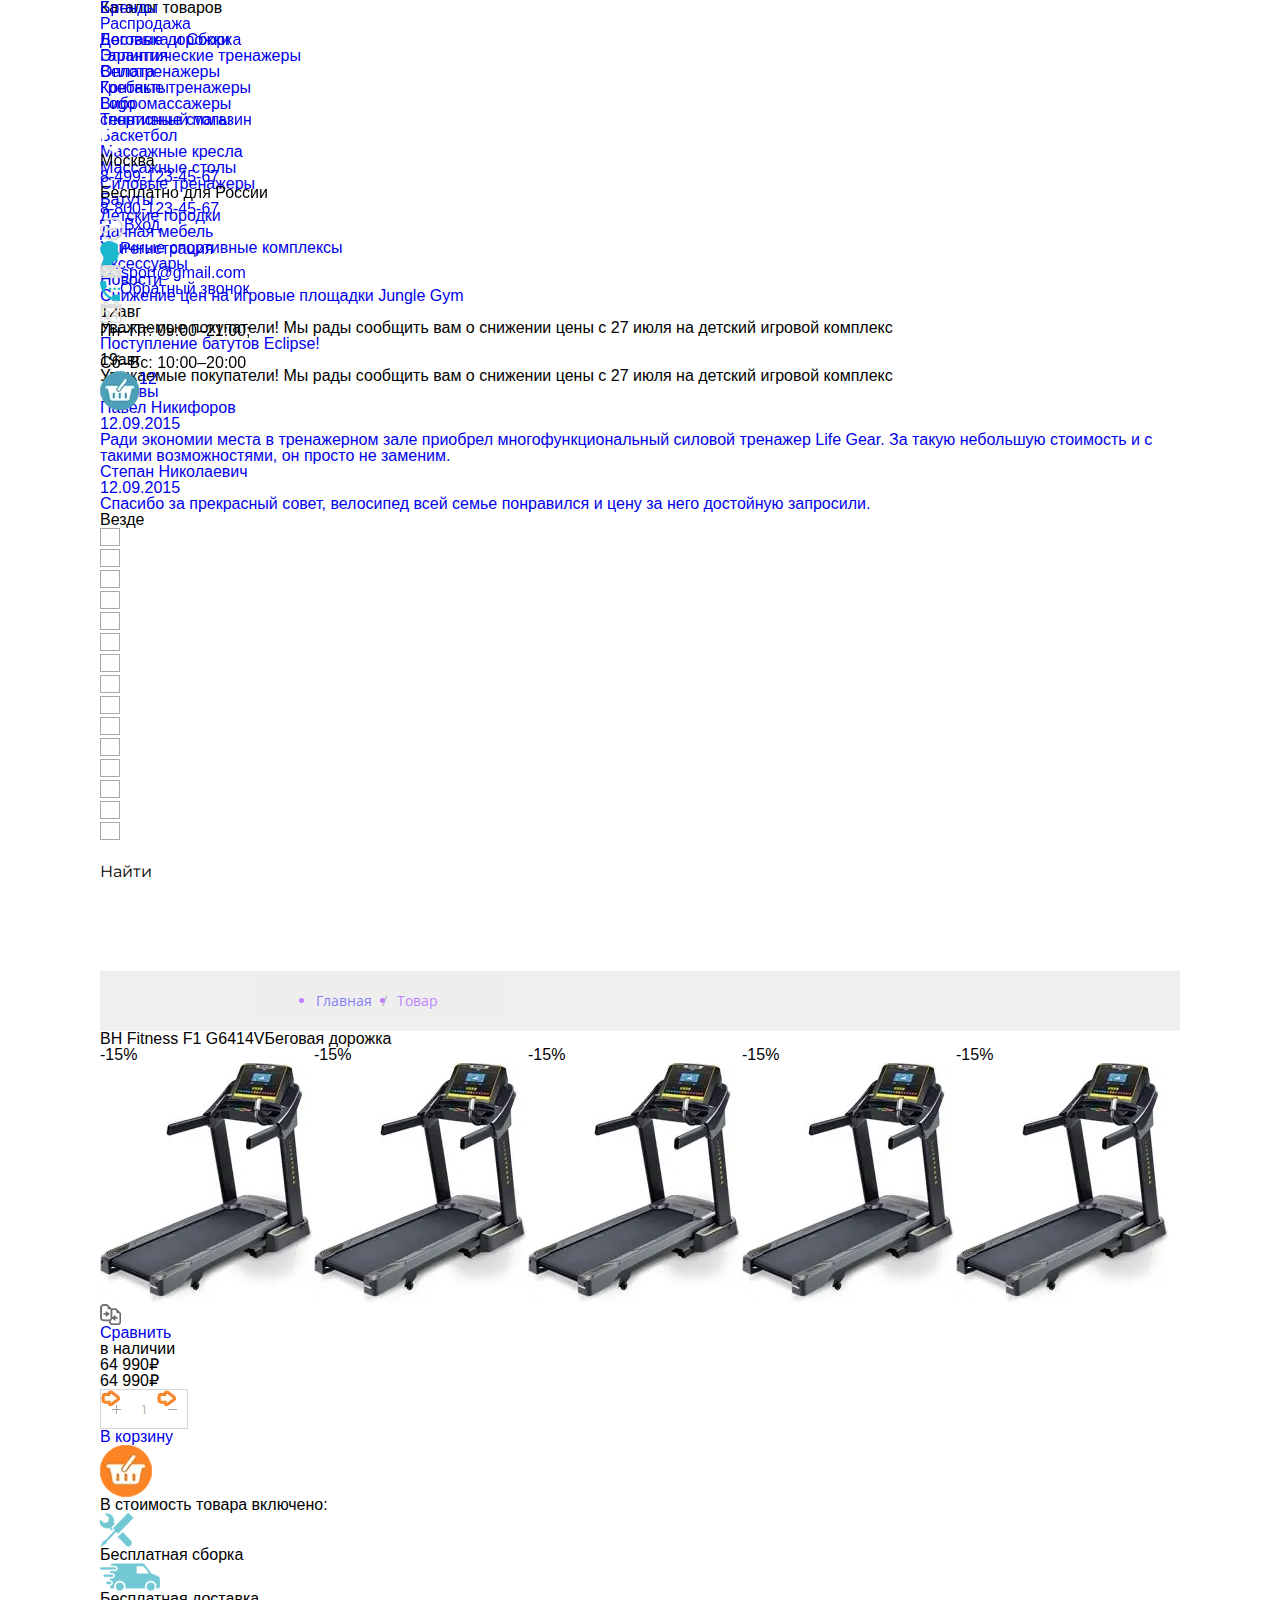
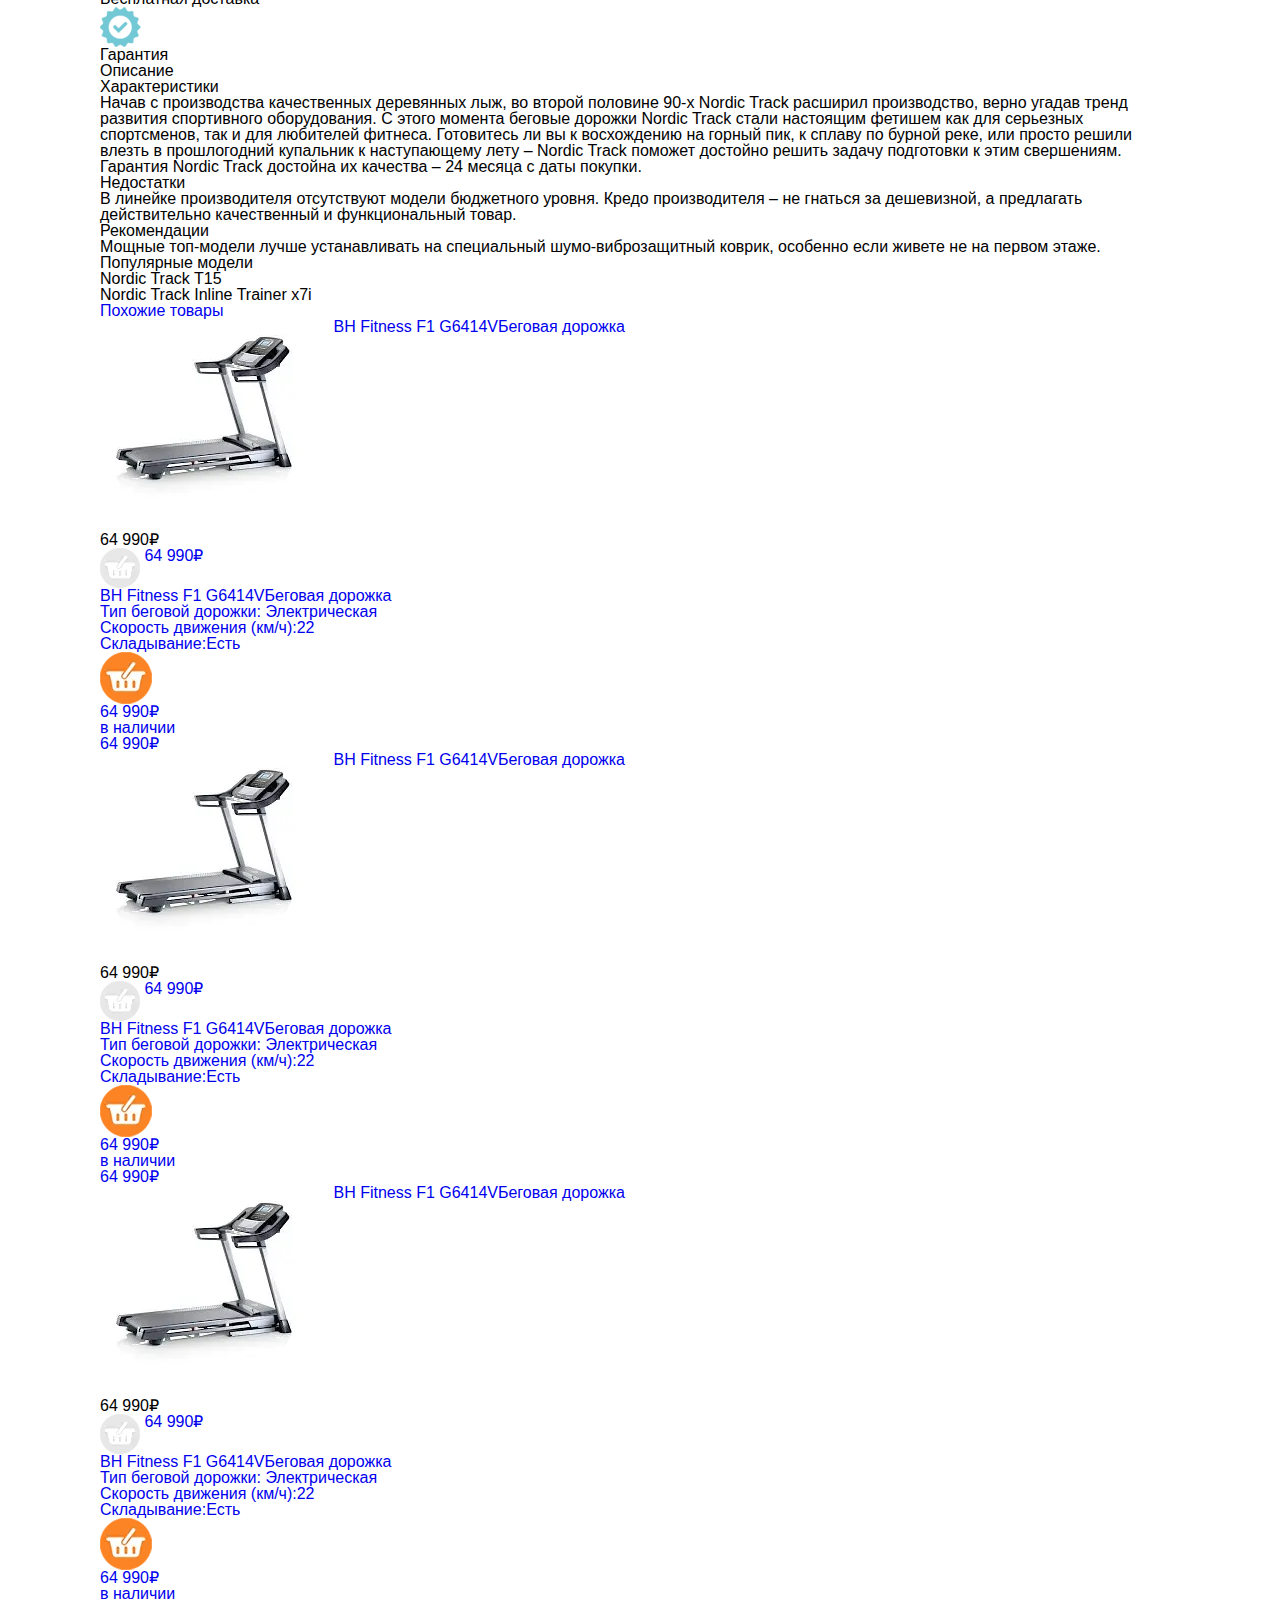
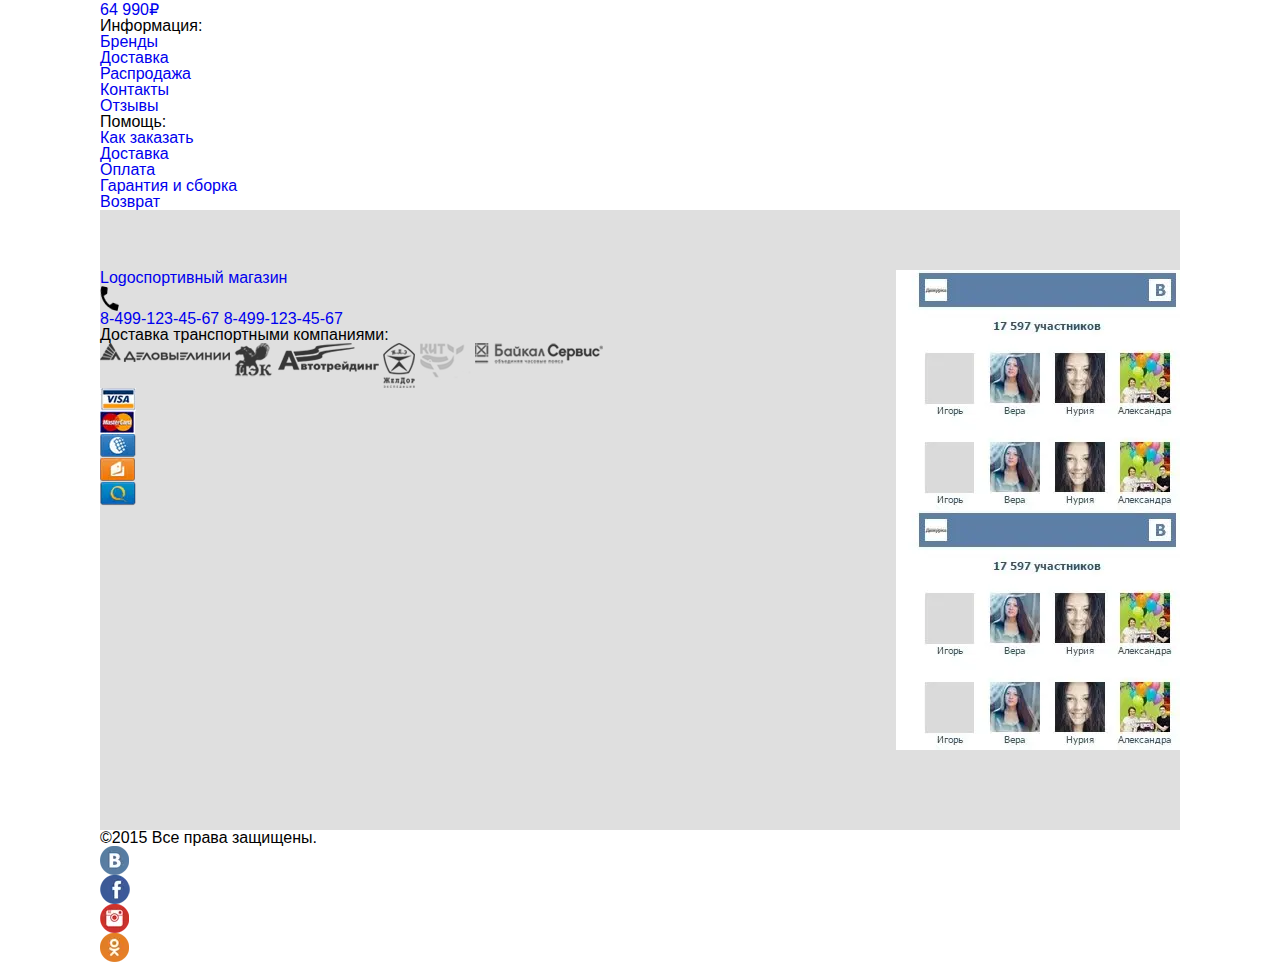
<file: pageproduct.html>
<!DOCTYPE html><html lang="ru"> <head>	<title>Товар</title>	<meta charset="UTF-8">	<meta name="format-detection" content="telephone=no">	<link rel="stylesheet" href="css/style.min.css">	<link rel="shortcut icon" href="favicon.ico">	<!-- <meta name="robots" content="noindex, nofollow"> -->	<!-- <meta name="viewport" content="width=device-width, initial-scale=1.0, maximum-scale=1.0, user-scalable=0"> -->	<meta name="viewport" content="width=device-width, initial-scale=1.0"></head><body>	<div class="wrapper">		<header class="header">	<div class="header__top">		<div class="header__top-container _container">			<div class="header__menu menu">				<button type="button" class="menu__icon icon-menu">					<span></span>					<span></span>					<span></span>				</button>				<nav class="menu__body">					<ul class="menu__list">						<li class="menu__item"><a href="product.html" class="menu__link ">Бренды</a></li>						<li class="menu__item"><a href="#" class="menu__link">Распродажа</a></li>						<li class="menu__item"><a href="#" class="menu__link">Доставка и Сборка</a></li>						<li class="menu__item"><a href="#" class="menu__link">Гарантия</a></li>						<li class="menu__item"><a href="#" class="menu__link">Оплата</a></li>						<li class="menu__item"><a href="#" class="menu__link">Контакты</a></li>					</ul>				</nav>			</div>			<a href="index.html" class="header__top-logo logo-header">				<div class="logo-header__logo">Logo</div>				<div class="logo-header__sub-logo">спортивный магазин</div>			</a>			<div class="header__top-call call-header">				<div class="call-header__row">					<div  data-da=".menu__list,767,6" class="call-header__item">						<div class="call-header__mosow">							<div class="call-header__moscow-iamge">								<a href="tel:84991234567"><picture><source srcset="img/header/call_top.webp" type="image/webp"><img src="img/header/call_top.png" alt=""></picture></a>							</div>							<div class="call-header__moscow-number">								<span>Москва</span> <br>								<a href="tel:84991234567">8-499-123-45-67</a>							</div>						</div>					</div>					<div data-da=".menu__list,479,11" class="call-header__item">						<div class="call-header__russia">							<span>Бесплатно для России</span><br>							<a href="tel:88001234567">8-800-123-45-67</a>						</div>					</div>				</div>			</div>		</div>	</div>	<div class="header__bottom">		<div class="header-bottom__container _container">	        <div class="header__bottom-item">				<ul class="header__bottom-list">					<li data-da=".menu__list,479,0" class="header__bottom-link"><a href="#"><picture><source srcset="img/header/1.webp" type="image/webp"><img src="img/header/1.png" alt=""></picture>Вход</a></li>					<li data-da=".menu__list,479,0"  class="header__bottom-link"><a class="mb" href="#"><picture><source srcset="img/header/2.webp" type="image/webp"><img src="img/header/2.png" alt=""></picture>Регистрация</a></li>					<li data-da=".menu__list,767,7" class="header__bottom-link"><a href="mailto:sport@gmail.com"><picture><source srcset="img/header/4.webp" type="image/webp"><img src="img/header/4.png" alt=""></picture>sport@gmail.com</a></li>				</ul>			</div>			<div class="header__bottom-item">				<ul class="header__bottom-list">					<li  data-da=".menu__list,767,8" class="header__bottom-link"><a href="#"><picture><source srcset="img/header/3.webp" type="image/webp"><img src="img/header/3.png" alt=""></picture>Обратный звонок</a></li>					<li   class="header__bottom-link"><div data-da=".menu__list,767,9" class="header__bottom-link-pick"><picture><source srcset="img/header/5.webp" type="image/webp"><img src="img/header/5.png" alt=""></picture><div><p><span>Пн–Пт:</span> 09:00–21:00;</p>  <br>						<p><span>Сб–Вс:</span> 10:00–20:00</p></div></div></li>					<li class="header__bottom-linked header__bottom-link-basket"><a href="reg.html"><picture><source srcset="img/header/6.webp" type="image/webp"><img src="img/header/6.png" alt=""></picture><span>12</span></a></li>				</ul>			</div>		</div>	</div></header>		<main class="page">			<div class="page-wrapper">				<div class="page-wrapper__container _container">					<div class="psage__left">						<aside class="page__sidebar">							<div class="page__sidebar-min-logo logo-side">								<div class="logo-side__title">Каталог товаров</div>								<div class="logo-side__burger">									<button type="button" class="burger-side">										<span></span>										<span></span>										<span></span>									</button>								</div>							</div>							<div class="page__sidebar-body body-sidebar">								<ul class="body-sidebar__list">									<li><a href="#" class="body-sidebar__link body-sidebar__link-hhv">Беговые											дорожки</a>									</li>									<li><a href="#" class="body-sidebar__link">Эллиптические тренажеры</a></li>									<li><a href="#" class="body-sidebar__link">Велотренажеры</a></li>									<li><a href="#" class="body-sidebar__link body-sidebar__link-hhv">Гребные											тренажеры</a></li>									<li><a href="#" class="body-sidebar__link">Вибромассажеры</a></li>									<li><a href="#" class="body-sidebar__link">Теннисные столы</a></li>									<li><a href="#" class="body-sidebar__link">Баскетбол</a></li>									<li><a href="#" class="body-sidebar__link">Массажные кресла</a></li>									<li><a href="#" class="body-sidebar__link body-sidebar__link-hhv">Массажные столы										</a></li>									<li><a href="#" class="body-sidebar__link">Силовые тренажеры</a></li>									<li class="body-sidebar__link-hhvv"><a href="#"											class="body-sidebar__link body-sidebar__link-hhv">Батуты</a></li>									<li><a href="#" class="body-sidebar__link">Детские городки</a></li>									<li><a href="#" class="body-sidebar__link">Дачная мебель</a></li>									<li><a href="#" class="body-sidebar__link">Уличные спортивные комплексы</a></li>									<li><a href="#" class="body-sidebar__link">Аксессуары</a></li>								</ul>							</div>						</aside>						<aside class="news-reviews">							<div class="news">								<a href="#" class="news__title _title-aside">Новости</a>								<div class="news__top">									<a href="#" class="news__title-main">Снижение цен на игровые площадки										Jungle Gym</a>									<div class="news__row">										<div class="news__row-data"><span class="news__row-data-1">12</span><span												class="news__row-data-2">авг</span></div>										<div class="news__content">Уважаемые покупатели!											Мы рады сообщить вам о снижении											цены с 27 июля на детский игровой											комплекс</div>									</div>								</div>								<div class="news__bottom">									<a href="#" class="news__title-main">Поступление батутов Eclipse!</a>									<div class="news__row">										<div class="news__row-data"><span class="news__row-data-1">19</span><span												class="news__row-data-2">авг</span></div>										<div class="news__content">Уважаемые покупатели!											Мы рады сообщить вам о снижении											цены с 27 июля на детский игровой											комплекс</div>									</div>								</div>							</div>							<div class="reviews">								<a href="#" class="reviews__title _title-aside">Отзывы</a>								<a href="#" class="reviews__human">									<div class="reviews__human-name-data">										<div class="reviews__human-name">Павел Никифоров</div>										<div class="reviews__human-data">12.09.2015</div>									</div>									<div class="reviews__human-text">Ради экономии места в тренажерном										зале приобрел многофункциональный										силовой тренажер Life Gear. За такую										небольшую стоимость и с такими										возможностями, он просто не										заменим. </div>								</a>								<a href="#" class="reviews__human">									<div class="reviews__human-name-data">										<div class="reviews__human-name">Степан Николаевич</div>										<div class="reviews__human-data">12.09.2015</div>									</div>									<div class="reviews__human-text">Спасибо за прекрасный совет,										велосипед всей семье понравился										и цену за него достойную запросили.</div>								</a>							</div>						</aside>					</div>					<div class="page__body">						<form action="#" class="form page-search">							<div class="page__search-row">								<div class="page-search__search search-page">									<div class="search-page__title"><span											class="search-page__title-text">Везде</span><span data-text="Выбрано: "											class="search-page__title-num"></span></div>									<div class="search-page__check check-search">										<div class="check-search__row">											<ul class="check-search__list">												<li> <label class="check-search__checkbox checkbox">														<input data-error="Ошибка" class="checkbox__input"															type="checkbox" value="1" name="form[]">														<span class="checkbox__text"><span>Беговые дорожки</span></span>													</label>												</li>												<li> <label class="checkbox check-search__checkbox">														<input data-error="Ошибка" class="checkbox__input"															type="checkbox" value="1" name="form[]">														<span class="checkbox__text"><span>Эллиптические																тренажеры</span></span>													</label>												</li>												<li> <label class="checkbox check-search__checkbox">														<input data-error="Ошибка" class="checkbox__input"															type="checkbox" value="1" name="form[]">														<span class="checkbox__text"><span>Велотренажеры</span></span>													</label>												</li>												<li> <label class="checkbox check-search__checkbox">														<input data-error="Ошибка" class="checkbox__input"															type="checkbox" value="1" name="form[]">														<span class="checkbox__text"><span>Гребные																тренажеры</span></span>													</label>												</li>												<li> <label class="checkbox check-search__checkbox">														<input data-error="Ошибка" class="checkbox__input"															type="checkbox" value="1" name="form[]">														<span class="checkbox__text"><span>Вибромассажеры</span></span>													</label>												</li>											</ul>											<ul class="check-search__list">												<li> <label class="check-search__checkbox checkbox">														<input data-error="Ошибка" class="checkbox__input"															type="checkbox" value="1" name="form[]">														<span class="checkbox__text"><span>Беговые дорожки</span></span>													</label>												</li>												<li> <label class="checkbox check-search__checkbox">														<input data-error="Ошибка" class="checkbox__input"															type="checkbox" value="1" name="form[]">														<span class="checkbox__text"><span>Эллиптические																тренажеры</span></span>													</label>												</li>												<li> <label class="checkbox check-search__checkbox">														<input data-error="Ошибка" class="checkbox__input"															type="checkbox" value="1" name="form[]">														<span class="checkbox__text"><span>Велотренажеры</span></span>													</label>												</li>												<li> <label class="checkbox check-search__checkbox">														<input data-error="Ошибка" class="checkbox__input"															type="checkbox" value="1" name="form[]">														<span class="checkbox__text"><span>Гребные																тренажеры</span></span>													</label>												</li>												<li> <label class="checkbox check-search__checkbox">														<input data-error="Ошибка" class="checkbox__input"															type="checkbox" value="1" name="form[]">														<span class="checkbox__text"><span>Вибромассажеры</span></span>													</label>												</li>											</ul>											<ul class="check-search__list">												<li> <label class="check-search__checkbox checkbox">														<input data-error="Ошибка" class="checkbox__input"															type="checkbox" value="1" name="form[]">														<span class="checkbox__text"><span>Беговые дорожки</span></span>													</label>												</li>												<li> <label class="checkbox check-search__checkbox">														<input data-error="Ошибка" class="checkbox__input"															type="checkbox" value="1" name="form[]">														<span class="checkbox__text"><span>Эллиптические																тренажеры</span></span>													</label>												</li>												<li> <label class="checkbox check-search__checkbox">														<input data-error="Ошибка" class="checkbox__input"															type="checkbox" value="1" name="form[]">														<span class="checkbox__text"><span>Велотренажеры</span></span>													</label>												</li>												<li> <label class="checkbox check-search__checkbox">														<input data-error="Ошибка" class="checkbox__input"															type="checkbox" value="1" name="form[]">														<span class="checkbox__text"><span>Гребные																тренажеры</span></span>													</label>												</li>												<li> <label class="checkbox check-search__checkbox">														<input data-error="Ошибка" class="checkbox__input"															type="checkbox" value="1" name="form[]">														<span class="checkbox__text"><span>Вибромассажеры</span></span>													</label>												</li>											</ul>										</div>									</div>								</div>								<input autocomplete="off" type="text" name="form[]" data-error="#" data-value=""									class="input page-search__inpit">								<button type="submit" class="page-search__button btn">Найти</button>							</div>						</form>						<nav data-da=".psage__left,992,0" class="breadcrumbs">							<div class="breadcrumbs__list">								<li class="breadcrumbs__item"><a href="index.html">Главная</a></li>								<li class="breadcrumbs__item">Товар</li>							</div>						</nav>						<section class="newpage-product">							<h1 class="newpage-product__title">BH Fitness F1 G6414V<span>Беговая дорожка </span></h1>							<div class="newpage-product__row">								<div class="newpage-product__slider-image newpage-slider">									<div class="newpage-slider__top">										<div class="newpage-slider__wrapper _swiper">											<div class="newpage-slider__item">												<div class="newpage-slider__sale">-15%</div>												<div class="newpage-slider__image">													<picture><source srcset="img/main/img_t.webp" type="image/webp"><img src="img/main/img_t.jpg" alt=""></picture>												</div>											</div>											<div class="newpage-slider__item">												<div class="newpage-slider__sale">-15%</div>												<div class="newpage-slider__image">													<picture><source srcset="img/main/img_t.webp" type="image/webp"><img src="img/main/img_t.jpg" alt=""></picture>												</div>											</div>											<div class="newpage-slider__item">												<div class="newpage-slider__sale">-15%</div>												<div class="newpage-slider__image">													<picture><source srcset="img/main/img_t.webp" type="image/webp"><img src="img/main/img_t.jpg" alt=""></picture>												</div>											</div>											<div class="newpage-slider__item">												<div class="newpage-slider__sale">-15%</div>												<div class="newpage-slider__image">													<picture><source srcset="img/main/img_t.webp" type="image/webp"><img src="img/main/img_t.jpg" alt=""></picture>												</div>											</div>											<div class="newpage-slider__item">												<div class="newpage-slider__sale">-15%</div>												<div class="newpage-slider__image">													<picture><source srcset="img/main/img_t.webp" type="image/webp"><img src="img/main/img_t.jpg" alt=""></picture>												</div>											</div>										</div>									</div>									<div class="newpage-slider__bottom">										<div class="newpage-slider__mini-slider newpage-mini-slider">											<div class="newpage-mini-slider__wrapper _swiper">												<div class="newpage-mini-slider__item">													<div class="newpage-mini-slider__img">														<div class="newpage-mini-slider__image _ibg">															<picture><source srcset="img/main/img_t.webp" type="image/webp"><img src="img/main/img_t.jpg" alt=""></picture>														</div>													</div>												</div>												<div class="newpage-mini-slider__item">													<div class="newpage-mini-slider__img">														<div class="newpage-mini-slider__image _ibg">															<picture><source srcset="img/main/img_t.webp" type="image/webp"><img src="img/main/img_t.jpg" alt=""></picture>														</div>													</div>												</div>												<div class="newpage-mini-slider__item">													<div class="newpage-mini-slider__img">														<div class="newpage-mini-slider__image _ibg">															<picture><source srcset="img/main/img_t.webp" type="image/webp"><img src="img/main/img_t.jpg" alt=""></picture>														</div>													</div>												</div>												<div class="newpage-mini-slider__item">													<div class="newpage-mini-slider__img">														<div class="newpage-mini-slider__image _ibg">															<picture><source srcset="img/main/img_t.webp" type="image/webp"><img src="img/main/img_t.jpg" alt=""></picture>														</div>													</div>												</div>												<div class="newpage-mini-slider__item">													<div class="newpage-mini-slider__img">														<div class="newpage-mini-slider__image _ibg">															<picture><source srcset="img/main/img_t.webp" type="image/webp"><img src="img/main/img_t.jpg" alt=""></picture>														</div>													</div>												</div>											</div>										</div>									</div>								</div>								<div class="newpage-product__body">									<div class="newpage-product__body-compare compare-newpage-product">										<div class="compare-newpage-product__row">											<a href="#" class="compare-newpage-product__button-compare">												<div class="compare-newpage-product__button-compare-image"><picture><source srcset="img/main/govno_bespolezone.webp" type="image/webp"><img src="img/main/govno_bespolezone.png" alt=""></picture></div>												<div class="compare-newpage-product__button-compare-text">Сравнить</div>											</a>											<div class="compare-newpage-product__button-stock">в наличии</div>										</div>									</div>									<div class="newpage-product__body-sale sale-newpage-product">										<div class="sale-newpage-product__sale">											<div class="sale-newpage-product__subsale rub">64 990</div>											<div class="sale-newpage-product__actual-sale rub">64 990</div>										</div>										<div class="sale-newpage-product__quantity">											<div class="quantity">												<div class="quantity__button quantity__button_plus">													<picture><source srcset="img/main/left_min_h.webp" type="image/webp"><img src="img/main/left_min_h.png" alt=""></picture>												</div>												<div class="quantity__input">													<input autocomplete="off" type="text" name="form[]" value="1">												</div>												<div class="quantity__button quantity__button_minus">													<picture><source srcset="img/main/left_min_h.webp" type="image/webp"><img src="img/main/left_min_h.png" alt=""></picture>												</div>											</div>										</div>										<a href="#" class="sale-newpage-product__button">											<div class="sale-newpage-product__button-text">В корзину</div>											<div class="sale-newpage-product__button-image"><picture><source srcset="img/main/designer_idiot.webp" type="image/webp"><img src="img/main/designer_idiot.png" alt=""></picture></div>										</a>									</div>									<div class="newpage-product__body-present present-newpage-product">										<div class="present-newpage-product__title">В стоимость товара включено:</div>										<div class="present-newpage-product__row">											<div class="present-newpage-product__item">												<div class="present-newpage-product__iamge"><picture><source srcset="img/main/pageproduct_1.webp" type="image/webp"><img src="img/main/pageproduct_1.png" alt=""></picture></div>												<div class="present-newpage-product__text">Бесплатная сборка</div>											</div>											<div class="present-newpage-product__item">												<div class="present-newpage-product__iamge"><picture><source srcset="img/main/pageproduct_2.webp" type="image/webp"><img src="img/main/pageproduct_2.png" alt=""></picture></div>												<div class="present-newpage-product__text">Бесплатная доставка</div>											</div>											<div class="present-newpage-product__item">												<div class="present-newpage-product__iamge"><picture><source srcset="img/main/pageproduct_3.webp" type="image/webp"><img src="img/main/pageproduct_3.png" alt=""></picture></div>												<div class="present-newpage-product__text">Гарантия</div>											</div>										</div>									</div>								</div>							</div> 						</section>						<div class="pageproduct__tabs tabs-product _tabs">							<div class="tabs-product__clickable">								<div class="tabs-product__clickable-item _tabs-item _active">									Описание								</div>								<div class="tabs-product__clickable-item _tabs-item"">									Характеристики								</div>							</div>							<div class="tabs-product__body">								<div class="tabs-product__body-container ">									<div class="tabs-product__body-item _tabs-block _active">										<p>Начав с производства качественных деревянных лыж, во второй половине 90-х Nordic Track расширил производство, 											верно угадав тренд развития спортивного оборудования. С этого момента беговые дорожки Nordic Track стали 											настоящим фетишем как для серьезных спортсменов, так и для любителей фитнеса. Готовитесь ли вы к восхождению 											на горный пик, к сплаву по бурной реке, или просто решили влезть в прошлогодний купальник к наступающему лету – 											Nordic Track поможет достойно решить задачу подготовки к этим свершениям.</p><p>Гарантия Nordic Track достойна их качества – 24 месяца с даты покупки.</p><p>Недостатки <br>												В линейке производителя отсутствуют модели бюджетного уровня. Кредо производителя – не гнаться за дешевизной, а 												предлагать действительно качественный и функциональный товар.</p><p>Рекомендации <br>													Мощные топ-модели лучше устанавливать на специальный шумо-виброзащитный коврик, особенно если живете не на 													первом этаже. <br>													Популярные модели <br>													Nordic Track T15 <br>													Nordic Track Inline Trainer x7i</p>									</div>									<div class="tabs-product__body-item _tabs-block">										<table class="tabs-product__table table-tabs">											<tr>												<td class="table-tabs__name">Использование</td>												<td class="table-tabs__value">Полупрофессиональное</td>											</tr>											<tr>												<td class="table-tabs__name">Тип беговой дорожки</td>												<td class="table-tabs__value">Электрическая</td>											</tr>											<tr>												<td class="table-tabs__name">Макс. вес пользователя (кг)</td>												<td class="table-tabs__value">135</td>											</tr>											<tr>												<td class="table-tabs__name">Скорость движения (км/ч)</td>												<td class="table-tabs__value">22</td>											</tr>											<tr>												<td class="table-tabs__name">Угол наклона</td>												<td class="table-tabs__value">0 - 15%</td>											</tr>											<tr>												<td class="table-tabs__name">Регулировка угла наклона	</td>												<td class="table-tabs__value">Автоматическая</td>											</tr>											<tr>												<td class="table-tabs__name">Складывание</td>												<td class="table-tabs__value">Есть</td>											</tr>											<tr>												<td class="table-tabs__name">Постоянная мощность двигателя (л.с.)</td>												<td class="table-tabs__value">3</td>											</tr>											<tr>												<td class="table-tabs__name">Консоль</td>												<td class="table-tabs__value">LCD консоль с голубой подсветкой</td>											</tr>											<tr>												<td class="table-tabs__name">Показания консоли	</td>												<td class="table-tabs__value">Скорость, время, дистанция, пульс, потраченные калории 													пройденный путь, программа, угол наклона</td>											</tr>											<tr>												<td class="table-tabs__name">Система измерения пульса</td>												<td class="table-tabs__value">Дублирующие сенсорные датчики, Polar приемник</td>											</tr>											<tr>												<td class="table-tabs__name">Количество программ тренировки	</td>												<td class="table-tabs__value">32</td>											</tr>											<tr>												<td class="table-tabs__name">Встроенные программы</td>												<td class="table-tabs__value">26</td>											</tr>											<tr>												<td class="table-tabs__name">Пользовательские программы</td>												<td class="table-tabs__value">4</td>											</tr>											<tr>												<td class="table-tabs__name">Специальные программные возможности</td>												<td class="table-tabs__value">RaceTrack™, iFit® Live</td>											</tr>											<tr>												<td class="table-tabs__name">Мультимедия</td>												<td class="table-tabs__value">Аудиоразъём для iPod®**, Intermix Acoustics™ 3.0 встроенные динамики</td>											</tr>											<tr>												<td class="table-tabs__name">Транспортировочные ролики/колеса</td>												<td class="table-tabs__value">Да</td>											</tr>											<tr>												<td class="table-tabs__name">Беговое полотно</td>												<td class="table-tabs__value">3-х слойное, ортопедическое</td>											</tr>											<tr>												<td class="table-tabs__name">Система амортизации</td>												<td class="table-tabs__value">QuadFlex™</td>											</tr>											<tr>												<td class="table-tabs__name">Рама</td>												<td class="table-tabs__value">Стальная, высокопрочная</td>											</tr>											<tr>												<td class="table-tabs__name">Дека</td>												<td class="table-tabs__value">25 мм, парафинированная</td>											</tr>											<tr>												<td class="table-tabs__name">Подставка для аксессуаров</td>												<td class="table-tabs__value">Да</td>											</tr>											<tr>												<td class="table-tabs__name">Питание</td>												<td class="table-tabs__value">Сеть 220 Вольт</td>											</tr>										</table>									</div>								</div>							</div>							<div class="similar-product">								<a href="#" class="similar-product__title">Похожие товары</a>								<div class="similar-product__row">									<div class="similar-product__item">										<div class="slider-producted__item-producted">											<a href="pageproduct.html" class="slider-producted__image"><picture><source srcset="img/main/a1.webp" type="image/webp"><img src="img/main/a1.jpg" alt=""></picture></a>											<a href="pageproduct.html" class="slider-producted__title"><span class="slider-product__title-1">BH Fitness F1 G6414V</span><span>Беговая дорожка</span></a>											<div class="slider-producted__old-price rub">64 990</div>											<div class="slider-producted__price">												<a href="pageproduct.html" class="slider-producted__price-image"><picture><source srcset="img/main/dark-buy.webp" type="image/webp"><img src="img/main/dark-buy.png" alt=""></picture></a>												<a href="pageproduct.html" class="slider-producted__price-price rub">64 990</a>											</div>											<a href="pageproduct.html" class="product-hover">												<div class="product-hover__title"><span class="product-hover__title-1">BH Fitness F1 G6414V</span><span>Беговая дорожка</span></div>												<div class="product-hover__type"><span>Тип беговой дорожки: </span> <span class="_orange-color">Электрическая</span></div>												<div class="product-hover__speed"><span>Скорость движения (км/ч):</span><span class="_orange-color">22</span></div>												<div class="product-hover__fold"><span>Складывание:</span><span class="_orange-color">Есть</span></div>												<div class="product-hover__cor"><picture><source srcset="img/main/designer_idiot.webp" type="image/webp"><img src="img/main/designer_idiot.png" alt=""></picture></div>												<div class="slider-producted__old-price product-hover-old rub">64 990</div>												<div class="product-hover__price">													<div class="product-hover__price-button">в наличии</div>													<div class="product-hover__price-price rub">64 990</div>												</div>											</a>										</div>										</div>									<div class="similar-product__item">										<div class="slider-producted__item-producted">											<a href="pageproduct.html" class="slider-producted__image"><picture><source srcset="img/main/a1.webp" type="image/webp"><img src="img/main/a1.jpg" alt=""></picture></a>											<a href="pageproduct.html" class="slider-producted__title"><span class="slider-product__title-1">BH Fitness F1 G6414V</span><span>Беговая дорожка</span></a>											<div class="slider-producted__old-price rub">64 990</div>											<div class="slider-producted__price">												<a href="pageproduct.html" class="slider-producted__price-image"><picture><source srcset="img/main/dark-buy.webp" type="image/webp"><img src="img/main/dark-buy.png" alt=""></picture></a>												<a href="pageproduct.html" class="slider-producted__price-price rub">64 990</a>											</div>											<a href="pageproduct.html" class="product-hover">												<div class="product-hover__title"><span class="product-hover__title-1">BH Fitness F1 G6414V</span><span>Беговая дорожка</span></div>												<div class="product-hover__type"><span>Тип беговой дорожки: </span> <span class="_orange-color">Электрическая</span></div>												<div class="product-hover__speed"><span>Скорость движения (км/ч):</span><span class="_orange-color">22</span></div>												<div class="product-hover__fold"><span>Складывание:</span><span class="_orange-color">Есть</span></div>												<div class="product-hover__cor"><picture><source srcset="img/main/designer_idiot.webp" type="image/webp"><img src="img/main/designer_idiot.png" alt=""></picture></div>												<div class="slider-producted__old-price product-hover-old rub">64 990</div>												<div class="product-hover__price">													<div class="product-hover__price-button">в наличии</div>													<div class="product-hover__price-price rub">64 990</div>												</div>											</a>										</div>										</div>										<div class="similar-product__item">										<div class="slider-producted__item-producted">											<a href="pageproduct.html" class="slider-producted__image"><picture><source srcset="img/main/a1.webp" type="image/webp"><img src="img/main/a1.jpg" alt=""></picture></a>											<a href="pageproduct.html" class="slider-producted__title"><span class="slider-product__title-1">BH Fitness F1 G6414V</span><span>Беговая дорожка</span></a>											<div class="slider-producted__old-price rub">64 990</div>											<div class="slider-producted__price">												<a href="pageproduct.html" class="slider-producted__price-image"><picture><source srcset="img/main/dark-buy.webp" type="image/webp"><img src="img/main/dark-buy.png" alt=""></picture></a>												<a href="pageproduct.html" class="slider-producted__price-price rub">64 990</a>											</div>											<a href="pageproduct.html" class="product-hover">												<div class="product-hover__title"><span class="product-hover__title-1">BH Fitness F1 G6414V</span><span>Беговая дорожка</span></div>												<div class="product-hover__type"><span>Тип беговой дорожки: </span> <span class="_orange-color">Электрическая</span></div>												<div class="product-hover__speed"><span>Скорость движения (км/ч):</span><span class="_orange-color">22</span></div>												<div class="product-hover__fold"><span>Складывание:</span><span class="_orange-color">Есть</span></div>												<div class="product-hover__cor"><picture><source srcset="img/main/designer_idiot.webp" type="image/webp"><img src="img/main/designer_idiot.png" alt=""></picture></div>												<div class="slider-producted__old-price product-hover-old rub">64 990</div>												<div class="product-hover__price">													<div class="product-hover__price-button">в наличии</div>													<div class="product-hover__price-price rub">64 990</div>												</div>											</a>										</div>										</div>									</div>							</div>						</div>					</div>				</div>			</div>			<div class="page-searchh">				<div class="page-searchh__container _container">					<div class="information">						<div class="information__title">Информация:</div>						<ul class="information__list">							<li><a href="#" class="information__link">Бренды</a></li>							<li><a href="#" class="information__link">Доставка</a></li>							<li><a href="#" class="information__link">Распродажа</a></li>							<li><a href="#" class="information__link">Контакты</a></li>							<li><a href="#" class="information__link">Отзывы</a></li>						</ul>					</div>					<div class="help">						<div class="help__title">Помощь:</div>						<ul class="help__list">							<li><a href="#" class="help__link">Как заказать</a></li>							<li><a href="#" class="help__link">Доставка</a></li>							<li><a href="#" class="help__link">Оплата</a></li>							<li><a href="#" class="help__link">Гарантия и сборка</a></li>							<li><a href="#" class="help__link">Возврат</a></li>						</ul>					</div>				</div>			</div>		</main>		<footer class="footer">	<div class="footer__content _container">		<div class="footer__top">			<div class="footer__top-row">				<div class="footer__top-column information-footer">					<div class="information-footer__top">						<div class="information-footer__logo logo-footer">							<div class="logo-footer__logo"><a href="#"><span class="logo-footer__logo-1">Logo</span><span class="logo-footer__logo-2">cпортивный магазин</span></a></div>							<div class="logo-footer__numbers">								<div class="logo-footer__numbers-image"><picture><source srcset="img/main/black_call.webp" type="image/webp"><img src="img/main/black_call.png" alt=""></picture></div>								<div class="logo-footer__numbers-num">									<a href="tel:84991234567">8-499-123-45-67</a>									<a href="tel:84991234567">8-499-123-45-67</a>								</div>							</div>						</div>						<div class="information-footer__delivery delivery-footer">							<div class="delivery-footer__title">Доставка транспортными компаниями:</div>							<div class="delivery-footer__row">								<a href="#" class="delivery-footer__brand">									<picture><source srcset="img/main/b1.webp" type="image/webp"><img src="img/main/b1.png" alt=""></picture>								</a>								<a href="#" class="delivery-footer__brand">									<picture><source srcset="img/main/b2.webp" type="image/webp"><img src="img/main/b2.png" alt=""></picture>								</a>								<a href="#" class="delivery-footer__brand">									<picture><source srcset="img/main/b3.webp" type="image/webp"><img src="img/main/b3.png" alt=""></picture>								</a>								<a href="#" class="delivery-footer__brand">									<picture><source srcset="img/main/b4.webp" type="image/webp"><img src="img/main/b4.png" alt=""></picture>								</a>								<a href="#" class="delivery-footer__brand">									<picture><source srcset="img/main/b5.webp" type="image/webp"><img src="img/main/b5.png" alt=""></picture>								</a>								<a href="#" class="delivery-footer__brand">									<picture><source srcset="img/main/b6.webp" type="image/webp"><img src="img/main/b6.png" alt=""></picture>								</a>							</div>						</div>					</div>					<div class="information-footer__bottom info-bottom">						<div class="info-bottom__pay">							<div class="info-bottom__pay-ways"><a href="#"><picture><source srcset="img/main/pay1.webp" type="image/webp"><img src="img/main/pay1.png" alt=""></picture></a></div>							<div class="info-bottom__pay-ways"><a href="#"><picture><source srcset="img/main/pay2.webp" type="image/webp"><img src="img/main/pay2.png" alt=""></picture></a></div>							<div class="info-bottom__pay-ways"><a href="#"><picture><source srcset="img/main/pay3.webp" type="image/webp"><img src="img/main/pay3.png" alt=""></picture></a></div>							<div class="info-bottom__pay-ways"><a href="#"><picture><source srcset="img/main/pay4.webp" type="image/webp"><img src="img/main/pay4.png" alt=""></picture></a></div>							<div class="info-bottom__pay-ways"><a href="#"><picture><source srcset="img/main/pay5.webp" type="image/webp"><img src="img/main/pay5.png" alt=""></picture></a></div>						</div>					</div>				</div>				<div class="footer__top-column vk-column">					<div class="vk-column__row">						<div class="vk-column__frame"><a href="#"><picture><source srcset="img/main/frame_vk.webp" type="image/webp"><img src="img/main/frame_vk.jpg" alt=""></picture></a></div>						<div class="vk-column__frame"><a href="#"><picture><source srcset="img/main/frame_vk.webp" type="image/webp"><img src="img/main/frame_vk.jpg" alt=""></picture></a></div>					</div>				</div>			</div>		</div>		<div class="footer__bottom bottom-footer">			<div class="bottom-footer__row">				<div class="bottom-footer__copy">©2015 Все права защищены. </div>				<div class="bottom-footer__social">					<div class="bottom-footer__social-item"><a href="#"><picture><source srcset="img/main/sci1.webp" type="image/webp"><img src="img/main/sci1.png" alt=""></picture></a></div>					<div class="bottom-footer__social-item"><a href="#"><picture><source srcset="img/main/sci2.webp" type="image/webp"><img src="img/main/sci2.png" alt=""></picture></a></div>					<div class="bottom-footer__social-item"><a href="#"><picture><source srcset="img/main/sci3.webp" type="image/webp"><img src="img/main/sci3.png" alt=""></picture></a></div>					<div class="bottom-footer__social-item"><a href="#"><picture><source srcset="img/main/sci4.webp" type="image/webp"><img src="img/main/sci4.png" alt=""></picture></a></div>				</div>			</div>		</div>	</div></footer>	</div>	<!-- Swiper --><!-- <script src="https://unpkg.com/swiper/swiper-bundle.min.js"></script> --><script src="js/vendors.min.js"></script><script src="js/app.min.js"></script></body></html>
</file>
<file: css/style.min.css>
@charset "UTF-8";@import url(https://fonts.googleapis.com/css2?family=Open+Sans&display=swap);@import url(https://fonts.googleapis.com/css2?family=Montserrat&family=Open+Sans&display=swap);@import url(https://fonts.googleapis.com/css2?family=Open+Sans&display=swap);@import url(https://fonts.googleapis.com/css2?family=Montserrat&family=Open+Sans&display=swap);*{padding:0;margin:0;border:0}*,:after,:before{-webkit-box-sizing:border-box;box-sizing:border-box}aside,footer,header,nav,section{display:block}html{font-size:16px}body,html{height:100%;min-width:320px}body{line-height:1;font-family:Montserrat;-ms-text-size-adjust:100%;-moz-text-size-adjust:100%;-webkit-text-size-adjust:100%}button,input,textarea{font-family:Montserrat;font-size:inherit}input::-ms-clear{display:none}button{cursor:pointer;background-color:inherit}button::-moz-focus-inner{padding:0;border:0}a,a:visited{text-decoration:none}a:hover{text-decoration:none}ul li{list-style:none}img{vertical-align:top}h1,h2,h3,h4,h5,h6{font-weight:inherit;font-size:inherit}body{color:#000;font-family:Arial,"Helvetica Neue",Helvetica,sans-serif}body._lock{overflow:hidden}.wrapper{width:100%;min-height:100%;overflow:hidden;display:-webkit-box;display:-ms-flexbox;display:flex;-webkit-box-orient:vertical;-webkit-box-direction:normal;-ms-flex-direction:column;flex-direction:column}._container{max-width:1110px;margin:0 auto;padding:0 15px}.btn{display:-webkit-inline-box;display:-ms-inline-flexbox;display:inline-flex;padding:0 0}.btn._fw{width:100%}.select{position:relative}.select__item{position:relative}.select__title{color:#000;border:1px solid #d9d9d9;background-color:#fff;cursor:pointer;border-radius:4px}.select__value{display:-webkit-box;display:-ms-flexbox;display:flex;font-size:14px;height:30px;padding:0 15px;-webkit-box-align:center;-ms-flex-align:center;align-items:center;-webkit-box-pack:justify;-ms-flex-pack:justify;justify-content:space-between;-webkit-box-orient:horizontal;-webkit-box-direction:reverse;-ms-flex-direction:row-reverse;flex-direction:row-reverse}.select__value span{height:1em;overflow:hidden;display:-webkit-box;-webkit-line-clamp:1;-webkit-box-orient:vertical}.select__value:before{content:"";display:inline-block;-webkit-transition:all .3s ease 0s;-o-transition:all .3s ease 0s;transition:all .3s ease 0s;width:11px;height:7px;background:url(../img/icons/select.svg) center/100% no-repeat}.select__input{width:100%;background-color:transparent;height:100%}.select__options{color:#000;position:absolute;top:29px;border-radius:0 0 4px 4px;min-width:100%;left:0;background-color:#fff;border-top:0;border:1px solid #d9d9d9;border-top:0;font-size:14px;padding:10px 0 5px 0}.select__option{cursor:pointer;padding:5px 15px;margin:0}.select._active{z-index:5}.select._active .select__value:before{-webkit-transform:rotate(-180deg);-ms-transform:rotate(-180deg);transform:rotate(-180deg)}.select._active .select__options{display:block}input[type=email],input[type=tel],input[type=text],textarea{-webkit-appearance:none;-moz-appearance:none;appearance:none}input[type=email]:focus,input[type=tel]:focus,input[type=text]:focus,textarea:focus{outline:0}.input{border-radius:0;width:100%;display:block;padding:0 20px}.input._error{border:1px solid red}textarea.input{resize:none;padding:0 0}.checkbox{position:relative}.checkbox__input{position:absolute;width:0;height:0;opacity:0;visibility:hidden}.checkbox__input:checked+.checkbox__text:before{background:#fff url(../img/icons/check.svg) center no-repeat}.checkbox__text{display:-webkit-inline-box;display:-ms-inline-flexbox;display:inline-flex;-webkit-box-align:center;-ms-flex-align:center;align-items:center;position:relative;font-size:16px;color:#fff;letter-spacing:-.3px;line-height:calc(20 / 16);cursor:pointer}.checkbox__text:before{content:"";-ms-flex-item-align:start;align-self:flex-start;margin:0 14px 0 0;-webkit-box-flex:0;-ms-flex:0 0 20px;flex:0 0 20px;left:0;top:0;width:20px;height:18px;background:#fff;border:1px solid #a7a9ac}.checkbox a{color:#fff;text-decoration:underline}.checkbox._error .checkbox__text:before{border:1px solid #ee1212}.options{display:-webkit-box;display:-ms-flexbox;display:flex;-webkit-box-orient:vertical;-webkit-box-direction:normal;-ms-flex-direction:column;flex-direction:column;-webkit-box-align:start;-ms-flex-align:start;align-items:flex-start}.options__item{position:relative;cursor:pointer}.options__input{position:absolute;width:0;height:0;opacity:0;left:0;top:0;visibility:hidden}.options__input:checked+.options__text:after{-webkit-transform:scale(1);-ms-transform:scale(1);transform:scale(1)}.options__text{display:-webkit-inline-box;display:-ms-inline-flexbox;display:inline-flex;-webkit-box-align:center;-ms-flex-align:center;align-items:center;position:relative;font-size:16px;color:#fff;letter-spacing:-.3px;line-height:calc(20 / 16)}.options__text:before{content:"";-ms-flex-item-align:start;align-self:flex-start;margin:0 14px 0 0;-webkit-box-flex:0;-ms-flex:0 0 20px;flex:0 0 20px;left:0;top:0;border-radius:50%;width:20px;height:18px;background:#fff;border:1px solid #a7a9ac}.options__text:after{content:"";-webkit-transition:all .3s ease 0s;-o-transition:all .3s ease 0s;transition:all .3s ease 0s;-webkit-transform:scale(0);-ms-transform:scale(0);transform:scale(0);width:10px;height:10px;border-radius:50%;background-color:#77243a;position:absolute;left:5px;top:4px}.rating{display:-webkit-box;display:-ms-flexbox;display:flex;-webkit-box-align:end;-ms-flex-align:end;align-items:flex-end;font-size:40px;line-height:.75;-webkit-transition:opacity .3s ease 0s;-o-transition:opacity .3s ease 0s;transition:opacity .3s ease 0s}.rating.rating_sending{opacity:.2}.rating.rating_set .rating__active,.rating.rating_set .rating__item{cursor:pointer}.rating__body{position:relative}.rating__body::before{content:"★★★★★";display:block}.rating__active{position:absolute;width:0%;height:100%;top:0;left:0;overflow:hidden}.rating__active::before{content:"★★★★★";position:absolute;width:100%;height:100%;top:0;left:0;color:#ffd300}.rating__items{display:-webkit-box;display:-ms-flexbox;display:flex;position:absolute;width:100%;height:100%;top:0;left:0}.rating__item{-webkit-box-flex:0;-ms-flex:0 0 20%;flex:0 0 20%;height:100%;opacity:0}.rating__value{font-size:50%;line-height:1;padding:0 0 0 10px}.quantity{width:88px;height:40px;display:-webkit-box;display:-ms-flexbox;display:flex;border:1px solid rgba(166,166,166,.45)}.quantity__button{-webkit-box-flex:0;-ms-flex:0 0 30px;flex:0 0 30px;position:relative;cursor:pointer}.quantity__button::after,.quantity__button::before{content:"";position:absolute;top:50%;left:50%;-webkit-transition:all .3s ease 0s;-o-transition:all .3s ease 0s;transition:all .3s ease 0s;margin:0 0 0 -4.5px;background-color:#a6a6a6;width:9px;height:1px}.quantity__button_plus::before{-webkit-transform:rotate(-90deg);-ms-transform:rotate(-90deg);transform:rotate(-90deg)}.quantity__input{-webkit-box-flex:1;-ms-flex:1 1 auto;flex:1 1 auto}.quantity__input input{height:100%;color:#a6a6a6;font-size:12px;width:100%;text-align:center}.row:after{display:block;content:"";clear:both}.rub:after{content:"₽"}ol.counter{list-style-type:none;counter-reset:item}ol.counter li{position:relative;padding:0 0 0 45px}ol.counter li:before{counter-increment:item;content:counter(item);position:absolute;left:0;top:0;color:#818181;font-size:14px;font-weight:700;text-align:center;line-height:26px;border-radius:50%;width:28px;height:28px;border:1px solid #4274bb}.ellipsis{display:block;overflow:hidden;width:100%;white-space:nowrap;-o-text-overflow:ellipsis;text-overflow:ellipsis}.es{overflow:hidden;white-space:nowrap;-o-text-overflow:ellipsis;text-overflow:ellipsis}.table{display:table;font-size:0;width:100%}.trow{display:table-row}.cell{display:table-cell}.cell.full{width:100%}._ibg{position:relative}._ibg img{position:absolute;width:100%;height:100%;top:0;left:0;-o-object-fit:cover;object-fit:cover}body.ie ._ibg{background-position:center;background-size:cover;background-repeat:no-repeat}body.ie ._ibg img{width:0;height:0;opacity:0;visibility:hidden}._video{position:relative;overflow:hidden;height:0;padding-bottom:56.25%}._video embed,._video iframe,._video object,._video video{position:absolute;top:0;left:0;width:100%;height:100%}.videobg embed,.videobg iframe,.videobg object,.videobg video{position:fixed;top:50%;left:50%;min-width:100%;min-height:100%;width:auto;height:auto;z-index:-100;-webkit-transform:translateX(-50%) translateY(-50%);-ms-transform:translateX(-50%) translateY(-50%);transform:translateX(-50%) translateY(-50%);background-size:cover}._more-content{-webkit-transition:all .3s ease 0s;-o-transition:all .3s ease 0s;transition:all .3s ease 0s;overflow:hidden}._more-link{cursor:pointer}._more-link span{font-style:normal}._more-link span:first-child{display:block}._more-link span:last-child{display:none}._more-link._active span{font-style:normal}._more-link._active span:first-child{display:none}._more-link._active span:last-child{display:block}#map{background:url(../img/icons/loading.gif) center/50px no-repeat}._swiper{overflow:hidden}._swiper .swiper-wrapper{width:100%;height:100%;-webkit-box-sizing:content-box;box-sizing:content-box;display:-webkit-box;display:-ms-flexbox;display:flex;position:relative}._swiper.swiper-container-vertical .swiper-wrapper{-webkit-box-orient:vertical;-webkit-box-direction:normal;-ms-flex-direction:column;flex-direction:column}._swiper.swiper-container-autoheight .swiper-wrapper{-webkit-box-align:start;-ms-flex-align:start;align-items:flex-start}.swiper-container-initialized .swiper-slide{-ms-flex-negative:0;flex-shrink:0}.swiper-container-android .swiper-slide,.swiper-container-android .swiper-wrapper{-webkit-transform:translate3d(0,0,0);transform:translate3d(0,0,0)}.swiper-button-lock{display:none!important}._tabs-block{display:none}._tabs-block._active{display:block}.mirror{-webkit-transform:scale(-1,1);-ms-transform:scale(-1,1);transform:scale(-1,1)}.nicescroll-rails{z-index:1000!important}._custom-scroll{position:fixed;right:0;top:0;width:3px;height:100%;z-index:1000}._custom-scroll__line{background-color:rgba(0,0,0,.5);border-radius:3px 0 0 3px;position:relative;left:0;top:0;width:100%}.title-main{font-family:Montserrat;font-weight:700;font-size:36px;line-height:51px;text-align:center;color:#363838}.data-content{font-family:Montserrat;font-weight:700;font-size:24px;line-height:38px;color:#363838}.data-blog{font-family:Open Sans;font-weight:600;font-size:14px;line-height:28px;color:#707070;margin-bottom:20px}.min-title{font-family:Montserrat;font-style:normal;font-weight:700;font-size:16px;line-height:23px;color:#363838}.st-text-sb{font-family:Open Sans;font-style:normal;font-weight:400;font-size:16px;line-height:27px;color:#5a5a5a}.popup{-webkit-overflow-scrolling:touch;z-index:100;padding:30px 10px;position:fixed;top:0;left:0;width:100%;height:100%;-webkit-transition:visibility .8s ease 0s;-o-transition:visibility .8s ease 0s;transition:visibility .8s ease 0s;visibility:hidden}.popup::before{content:"";background-color:rgba(0,0,0,.9);position:fixed;width:100%;height:100%;top:0;left:0;opacity:0;-webkit-transition:opacity .8s ease 0s;-o-transition:opacity .8s ease 0s;transition:opacity .8s ease 0s}.popup.show{visibility:visible;overflow:auto}.popup.show::before{opacity:1}.popup.show .popup__body{-webkit-transform:scale(1);-ms-transform:scale(1);transform:scale(1)}.popup._active{overflow:auto;visibility:visible}.popup._active::before{opacity:1}.popup._active .popup__body{-webkit-transition:all .3s ease .2s;-o-transition:all .3s ease .2s;transition:all .3s ease .2s;-webkit-transform:scale(1);-ms-transform:scale(1);transform:scale(1)}.popup__content{display:-webkit-box;display:-ms-flexbox;display:flex;-webkit-box-orient:vertical;-webkit-box-direction:normal;-ms-flex-direction:column;flex-direction:column;-webkit-box-align:center;-ms-flex-align:center;align-items:center;min-height:100%;-webkit-box-flex:1;-ms-flex:1 1 auto;flex:1 1 auto;width:100%;display:flex;-webkit-box-pack:center;-ms-flex-pack:center;justify-content:center;align-items:center}.popup__body{-webkit-transform:scale(0);-ms-transform:scale(0);transform:scale(0);-webkit-transition:all .3s ease 0s;-o-transition:all .3s ease 0s;transition:all .3s ease 0s;width:300px}.popup__text-content{font-size:19px;font-family:Open Sans;font-weight:700;line-height:150%}.popup__body-cb{max-width:600px;margin:0 auto;padding:30px 15px;background:#fff}.header{position:fixed;width:100%;z-index:100}.header._scroll{background:rgba(255,255,255,.788);height:95px}.header__navigation{display:-webkit-box;display:-ms-flexbox;display:flex;height:95px;-webkit-box-align:center;-ms-flex-align:center;align-items:center;-webkit-box-pack:justify;-ms-flex-pack:justify;justify-content:space-between}.header__list{display:-webkit-box;display:-ms-flexbox;display:flex}.header__list li:not(:last-child){margin:0 78px 0 0}.header__link{font-family:Montserrat,sans-serif;font-weight:700;font-size:16px;line-height:22px;color:rgba(54,56,56,.9033)}.header__link._active{padding:3px 0;border-bottom:1px solid #363838;border-radius:1px}.icon-menu{display:none}.footer__top{background:#dfdfdf;padding-top:60px;padding-bottom:80px}.footer__top-row{display:-webkit-box;display:-ms-flexbox;display:flex;-webkit-box-pack:justify;-ms-flex-pack:justify;justify-content:space-between;-webkit-box-align:start;-ms-flex-align:start;align-items:flex-start}.footer__copy{background:#363838;display:-webkit-box;display:-ms-flexbox;display:flex;-webkit-box-pack:center;-ms-flex-pack:center;justify-content:center;-webkit-box-align:center;-ms-flex-align:center;align-items:center;font-weight:400;font-size:16px;line-height:28px;text-align:center;color:#a1a1a1;padding-top:45px;padding-bottom:45px}.form-contact{position:relative}.form-contact__title{font-family:Montserrat;font-weight:700;font-size:16px;line-height:23px;color:#363838;margin-bottom:20px}.form-contact__text{font-family:Open Sans;font-weight:400;font-size:16px;line-height:27px;color:#5a5a5a;margin-bottom:25px}.form-contact__mail{display:-webkit-box;display:-ms-flexbox;display:flex;-webkit-box-align:end;-ms-flex-align:end;align-items:flex-end;margin-bottom:20px}.form-contact__mail img{margin-right:10px}.form-contact__mail span{font-family:Open Sans;font-weight:600;font-size:14px;line-height:28px;color:#363838;text-decoration:underline;-webkit-transition:all .2s ease 0s;-o-transition:all .2s ease 0s;transition:all .2s ease 0s}.form-contact__form{display:-webkit-box;display:-ms-flexbox;display:flex;position:relative}.form-contact__form .form__error{position:absolute;top:0;left:10%}.form-contact__input{width:370px;height:40px;opacity:.7;border:1px solid #383636;border-radius:21px;margin-right:10px}.form-contact__button{background:#363838;border-radius:21px;width:160px;height:40px;display:-webkit-box;display:-ms-flexbox;display:flex;-webkit-box-pack:center;-ms-flex-pack:center;justify-content:center;-webkit-box-align:center;-ms-flex-align:center;align-items:center;font-weight:600;font-size:16px;line-height:28px;text-align:center;color:ivory;-webkit-transition:all .4s ease-in 0s;-o-transition:all .4s ease-in 0s;transition:all .4s ease-in 0s}.social-footer__list li{display:-webkit-box;display:-ms-flexbox;display:flex;-webkit-box-align:center;-ms-flex-align:center;align-items:center}.social-footer__list li:not(:last-child){margin:0 0 30px 0}.faq__link,.social-footer__link{font-family:Open Sans;font-style:normal;font-weight:600;font-size:14px;color:#707070;-webkit-transition:all .2s ease 0s;-o-transition:all .2s ease 0s;transition:all .2s ease 0s}.faq__link img,.social-footer__link img{margin-right:9px}.faq__list li:not(:last-child){margin:0 0 22px 0}.form__error{font-size:19px;text-transform:uppercase;font-family:Open Sans;color:red;margin-top:70px;position:absolute;left:40%;-webkit-transform:translate(-40%,0);-ms-transform:translate(-40%,0);transform:translate(-40%,0);bottom:-40px}.breadcrumbs{width:100%;height:60px;margin-top:90px;background:#dfdfdf;opacity:.5;display:-webkit-box;display:-ms-flexbox;display:flex;-webkit-box-align:center;-ms-flex-align:center;align-items:center}.breadcrumbs__list{margin-left:20%;display:-webkit-box;display:-ms-flexbox;display:flex;-webkit-box-align:center;-ms-flex-align:center;align-items:center}.breadcrumbs__list li{font-family:Open Sans;font-weight:400;font-size:14px;line-height:28px;color:#8000ff}.breadcrumbs__list li::after{content:"/";margin:0 10px;color:#5a5a5a}.breadcrumbs__list li:last-child::after{content:""}.breadcrumbs__link{font-family:Open Sans;font-weight:400;font-size:14px;line-height:28px;color:#5a5a5a}.about{position:relative}.about__image{width:100%;height:400px}.about__image img{max-width:100%;max-height:100%}.about__title{position:absolute;top:50%;left:50%;-webkit-transform:translate(-50%,-50%);-ms-transform:translate(-50%,-50%);transform:translate(-50%,-50%);font-family:Montserrat;font-weight:700;font-size:60px;text-align:center;line-height:150%;opacity:0;-webkit-transition:all .7s ease 0s;-o-transition:all .7s ease 0s;transition:all .7s ease 0s;color:#363838}.about__title._active{opacity:1}.info-section{margin-top:140px;margin-bottom:90px}.info-section__title{text-align:left;padding-bottom:28px;position:relative;-webkit-transform:translate(0,-70%);-ms-transform:translate(0,-70%);transform:translate(0,-70%);-webkit-transition:all .7s ease 0s;-o-transition:all .7s ease 0s;transition:all .7s ease 0s}.info-section__title::after{content:"";position:absolute;bottom:0;left:0;width:200px;height:1px;background:#6d7278}.info-section__title._active{-webkit-transform:translate(0,0);-ms-transform:translate(0,0);transform:translate(0,0)}.info-section__text{margin-top:25px;font-family:Open Sans;font-weight:400;font-size:16px;line-height:27px;color:#5a5a5a}.video-section{height:414px;margin-bottom:110px}.video-section img{max-width:100%;height:100%;-o-object-fit:cover;object-fit:cover}._no-webp .details{background:url(../img/background-aout.jpg) no-repeat center center}.details{margin-bottom:110px}.details__container{max-width:1340px;margin:0 auto;padding:0 15px}.details__row{display:-webkit-box;display:-ms-flexbox;display:flex}.details__image{width:420px;height:495px}.content-details__title{text-align:left;padding-bottom:20px;position:relative;opacity:0;-webkit-transition:all 2s ease 0s;-o-transition:all 2s ease 0s;transition:all 2s ease 0s}.content-details__title::after{content:"";position:absolute;bottom:0;left:0;width:200px;height:1px;background:#6d7278;border:1px solid #979797}.content-details__title._active{opacity:1}.content-details__text{margin-top:20px;font-family:Open Sans;font-weight:400;font-size:16px;line-height:27px;color:#5a5a5a;margin-bottom:60px}.content-details__item{margin-bottom:40px}.item-details__row{display:-webkit-box;display:-ms-flexbox;display:flex;-webkit-box-pack:justify;-ms-flex-pack:justify;justify-content:space-between;font-family:Montserrat;font-style:normal;font-weight:700;font-size:16px;line-height:23px;color:#363838;margin-bottom:20px;margin:0 -5px}.item-details__text{margin:0 5px}.item-details__line{width:100%;height:2px;background:#fff;position:relative}.item-details__line-1::after{content:"";position:absolute;top:0;left:0;width:80%;height:3px;background:#363838}.item-details__line-2::after{content:"";position:absolute;top:0;left:0;width:70%;height:3px;background:#363838}.item-details__line-3::after{content:"";position:absolute;top:0;left:0;width:75%;height:3px;background:#363838}.item-details__line-4::after{content:"";position:absolute;top:0;left:0;width:40%;height:3px;background:#363838}.brands__row{max-width:1840px;margin:0 auto;padding:0 15px;display:-webkit-box;display:-ms-flexbox;display:flex;-webkit-box-pack:justify;-ms-flex-pack:justify;justify-content:space-between;-ms-flex-wrap:wrap;flex-wrap:wrap}.blog{margin-top:50px;margin-bottom:70px}.blog__container{max-width:1140px;margin:0 auto;padding:0 15px}.blog__wrapper{display:-webkit-box;display:-ms-flexbox;display:flex}.blog__content{min-width:0;-webkit-box-flex:0;-ms-flex:0 1 730px;flex:0 1 730px}.blog__content-quote{background:rgba(223,223,223,.5);padding:50px;text-align:center;margin-bottom:40px}.content-blog__item:not(:last-child){margin:0 0 40px 0}.content-blog__iamge{max-width:729px;max-height:415px}.content-blog__iamge img{width:100%;height:100%;-o-object-fit:cover;object-fit:cover}.content-blog__data{margin-top:15px;margin-bottom:15px}.data-blog__title{margin-bottom:10px}.data-content__content{font-family:Open Sans;font-weight:400;font-size:16px;line-height:27px;color:#5a5a5a}.data-content__blockquote{font-style:italic;font-weight:300;font-size:24px;line-height:38px;color:#363838;padding-bottom:20px;position:relative}.data-content__blockquote::after{content:"";position:absolute;left:50%;bottom:0;-webkit-transform:translate(-50%,0);-ms-transform:translate(-50%,0);transform:translate(-50%,0);width:130px;height:1px;background:#6d7278;border-radius:.5px}.data-content__author{margin-top:15px;font-family:Montserrat;font-style:normal;font-weight:700;font-size:16px;line-height:22px;color:rgba(54,56,56,.9033)}.page-slide{margin-top:90px;display:-webkit-box;display:-ms-flexbox;display:flex;-webkit-box-pack:center;-ms-flex-pack:center;justify-content:center;-webkit-box-align:center;-ms-flex-align:center;align-items:center}.page-slide__list{display:-webkit-box;display:-ms-flexbox;display:flex}.page-slide__list li:not(:last-child){margin:0 15px 0 0}.page-slide__link{font-family:Open Sans;font-weight:600;font-size:14px;line-height:28px;color:#707070}.page-slide__link._active{font-family:Open Sans;font-weight:600;font-size:14px;line-height:28px;color:#363838}.blog-sidebar__search{margin-bottom:45px}.blog-sidebar__input{max-width:350px;height:40px;opacity:.7;border:1px solid #383636;border-radius:20px;font-weight:400;font-size:14px;line-height:28px;color:#a1a1a1}.blog-sidebar__categories{margin-bottom:55px}.blog-sidebar__categories-title{margin-bottom:20px}.blog-sidebar__categories-link{display:block;margin-bottom:15px}.blog-sidebar__posts{margin-bottom:60px}.blog-sidebar__posts-title{margin-bottom:20px}.blog-sidebar__posts-content{font-weight:400;font-size:16px;line-height:27px;color:#5a5a5a;display:inline-block}.blog-sidebar__posts-data{margin-bottom:20px;font-style:normal;font-weight:400;font-size:14px;line-height:28px;color:#a1a1a1;display:inline-block;padding:0 3px;-webkit-transition:all .3s ease 0s;-o-transition:all .3s ease 0s;transition:all .3s ease 0s}.blog-sidebar__tags{margin-bottom:60px}.blog-sidebar__tags-row{display:-ms-grid;display:grid;-ms-grid-columns:(auto)[3];grid-template-columns:repeat(3,auto);row-gap:10px}.blog-sidebar__tags-title{font-family:Montserrat;font-weight:700;font-size:16px;line-height:23px;color:#363838}.blog-sidebar__tag{white-space:nowrap;display:-webkit-box;display:-ms-flexbox;display:flex;-webkit-box-pack:center;-ms-flex-pack:center;justify-content:center;-webkit-box-align:center;-ms-flex-align:center;align-items:center;padding:3px 9px;border:1px solid #454647;opacity:.5;border-radius:14px;font-family:Open Sans;font-weight:600;font-size:14px;line-height:28px;text-align:center;-webkit-transition:all .3s ease 0s;-o-transition:all .3s ease 0s;transition:all .3s ease 0s;color:#8f8d8d}.blog-sidebar__tag:not(:last-child){margin:0 10px 0 0}.blog-sidebar__social{display:-webkit-box;display:-ms-flexbox;display:flex;-ms-flex-wrap:wrap;flex-wrap:wrap}.blog-sidebar__social-item:not(:last-child){margin:0 15px 0 0}.content-blog__image{max-width:729px;max-height:415px}.content-blog__image img{width:100%;height:100%;-o-object-fit:cover;object-fit:cover}.form-search{display:-webkit-box;display:-ms-flexbox;display:flex;-webkit-box-align:center;-ms-flex-align:center;align-items:center}.slider-blog{position:relative}.slider__arrows-next{cursor:pointer;position:absolute;top:40%;left:15px;-webkit-transform:translate(-40%,0);-ms-transform:translate(-40%,0);transform:translate(-40%,0)}.slider__arrows-prev{cursor:pointer;position:absolute;top:40%;right:15px;-webkit-transform:translate(-40%,0) rotate(180deg);-ms-transform:translate(-40%,0) rotate(180deg);transform:translate(-40%,0) rotate(180deg)}.contact-us{margin-top:50px;margin-bottom:100px}.contact-us__title{text-align:left}.contact-us__social{display:-webkit-box;display:-ms-flexbox;display:flex;-ms-flex-wrap:wrap;flex-wrap:wrap;margin-bottom:15px}.contact-us__social-item{display:block}.contact-us__social-item:not(:last-child){margin:0 45px 0 0}.contact-us__text{font-family:Open Sans;font-weight:400;font-size:16px;line-height:28px;color:#a1a1a1}.contact-us__phone{font-family:Open Sans;font-style:normal;font-weight:400;font-size:16px;line-height:27px;color:#5a5a5a}.contact-us__adress{font-family:Open Sans;font-style:normal;font-weight:400;font-size:16px;line-height:27px;color:#5a5a5a;margin-bottom:15px}.form-contact{position:relative}.form-contact .form__error{position:absolute;top:-5%;left:65%}.form-contact__mail{margin-bottom:35px}.form-contact__name-input{border:1px solid #dfdfdf;border-radius:20px;max-width:407px;height:40px}.form-contact__mail-input{border:1px solid #dfdfdf;border-radius:20px;max-width:407px;height:40px}.form-contact__textarea{margin-bottom:25px}.form-contact__textarea-input{max-width:825px;height:125px;border:1px solid #dfdfdf;border-radius:24px}.form-contact .button{font-family:Open Sans;font-weight:600;font-size:16px;line-height:28px;text-align:center;color:ivory}.mini-slider{max-width:1900px;margin:0 auto;padding:0 15px;position:relative;margin-bottom:100px}.mini-slider__wrap{display:-webkit-box;display:-ms-flexbox;display:flex;-webkit-box-pack:center;-ms-flex-pack:center;justify-content:center;-webkit-box-align:center;-ms-flex-align:center;align-items:center}.mini-slider .swiper-pagination-bullets{display:-webkit-box;display:-ms-flexbox;display:flex;position:absolute;bottom:-35px;right:50%;-webkit-transform:translate(35%,0);-ms-transform:translate(35%,0);transform:translate(35%,0)}.mini-slider .swiper-pagination-bullet{cursor:pointer;-webkit-box-flex:0;-ms-flex:0 0 8px;flex:0 0 8px;height:8px;border-radius:50%;position:relative;display:-webkit-box;display:-ms-flexbox;display:flex;-webkit-box-pack:center;-ms-flex-pack:center;justify-content:center;-webkit-box-align:center;-ms-flex-align:center;align-items:center;margin:2px 0;background:#363838;margin-right:30px}.mini-slider .swiper-pagination-bullet-active{background:#ffef35}.page{-webkit-box-flex:1;-ms-flex:1 1 auto;flex:1 1 auto}._no-webp .main-slider{background:url(../img/main/bg-slider.png) no-repeat center right}.main-slider{position:relative;margin-bottom:155px}.body-slider__image{padding-left:10%;padding-top:6%;margin-right:20px;max-width:880px}.body-slider__image img{width:100%}.body-slider__content-title{font-family:Montserrat;font-style:normal;font-weight:700;font-size:110px;line-height:134px;color:#363838;padding-bottom:25px;position:relative}.body-slider__content-title::after{content:"";width:190px;height:1px;background:#5a5a5a;position:absolute;bottom:0;left:0}.body-slider__content-text{margin-top:20px;font-family:Open Sans;font-style:normal;font-weight:400;font-size:16px;line-height:27px;color:#5a5a5a}.body__slider-content{display:-webkit-box;display:-ms-flexbox;display:flex;-webkit-box-align:center;-ms-flex-align:center;align-items:center}.main-slider .swiper-pagination-bullets{display:-webkit-box;display:-ms-flexbox;display:flex;position:absolute;bottom:-20px;right:40%}.main-slider .swiper-pagination-bullet{cursor:pointer;-webkit-box-flex:0;-ms-flex:0 0 8px;flex:0 0 8px;height:8px;border-radius:50%;position:relative;display:-webkit-box;display:-ms-flexbox;display:flex;-webkit-box-pack:center;-ms-flex-pack:center;justify-content:center;-webkit-box-align:center;-ms-flex-align:center;align-items:center;margin:2px 0;background:#363838;margin-right:30px}.main-slider .swiper-pagination-bullet-active{background:#ffef35}.furniture-collection{padding-bottom:110px}.furniture-collection__title{padding-bottom:35px;position:relative;-webkit-transform:translate(120%,0);-ms-transform:translate(120%,0);transform:translate(120%,0);-webkit-transition:all .5s ease-in 0s;-o-transition:all .5s ease-in 0s;transition:all .5s ease-in 0s}.furniture-collection__title._active{-webkit-transform:translate(0,0);-ms-transform:translate(0,0);transform:translate(0,0)}.furniture-collection__title::after{content:"";position:absolute;bottom:0;left:50%;background:#6d7278;width:250px;height:1px;-webkit-transform:translate(-50%,0);-ms-transform:translate(-50%,0);transform:translate(-50%,0)}.furniture-collection__text{margin-top:25px;text-align:center;font-family:Open Sans;font-style:normal;font-weight:400;font-size:16px;line-height:27px;text-align:center;color:#5a5a5a;margin-bottom:60px}.furniture-collection__row{display:-ms-grid;display:grid;margin-left:25px;-ms-grid-columns:(1fr)[5];grid-template-columns:repeat(5,1fr)}.furniture-collection__item{position:relative;max-width:350px;max-height:350px}.furniture-collection__item img{width:100%;height:100%}.furniture-collection__click{position:absolute;display:-webkit-box;display:-ms-flexbox;display:flex;-webkit-box-pack:center;-ms-flex-pack:center;justify-content:center;-webkit-box-align:center;-ms-flex-align:center;align-items:center;top:0;left:0;width:100%;height:100%;background:rgba(255,255,255,.6);opacity:0;-webkit-transition:all .3s ease-in-out 0s;-o-transition:all .3s ease-in-out 0s;transition:all .3s ease-in-out 0s}.furniture-collection__click-title{font-family:Montserrat;font-weight:700;font-size:20px;line-height:24px;text-align:center;color:#363838;padding-bottom:25px;position:relative}.furniture-collection__click-title::after{content:"";position:absolute;bottom:0;left:50%;background:#6d7278;width:200px;height:1px;-webkit-transform:translate(-50%,0);-ms-transform:translate(-50%,0);transform:translate(-50%,0)}.furniture-collection__click-text{font-family:Open Sans;font-weight:600;font-size:14px;line-height:28px;margin-top:30px;color:#707070}._no-webp .drinking{background:url(../img/main/Group-2.jpg) 0 0 no-repeat}.drinking{padding-top:190px;padding-bottom:190px;margin-bottom:90px}.drinking__content{max-width:1140px;margin:0 auto;padding:0 15px}.drinking__content-title{max-width:500px;font-family:Montserrat;font-weight:700;font-size:60px;line-height:80px;-webkit-transform:translate(-100%,0);-ms-transform:translate(-100%,0);transform:translate(-100%,0);-webkit-transition:all .5s ease-in 0s;-o-transition:all .5s ease-in 0s;transition:all .5s ease-in 0s}.drinking__content-title._active{-webkit-transform:translate(0,0);-ms-transform:translate(0,0);transform:translate(0,0)}.drinking__content-text{max-width:500px;font-family:Open Sans;font-weight:400;font-size:16px;line-height:28px;color:#5a5a5a}.inspiration__container{max-width:1140px;padding:0 15px;margin:0 auto}.inspiration__title{margin-bottom:25px;-webkit-transform:translate(120%,0);-ms-transform:translate(120%,0);transform:translate(120%,0);-webkit-transition:all .5s ease-in 0s;-o-transition:all .5s ease-in 0s;transition:all .5s ease-in 0s}.inspiration__title._active{-webkit-transform:translate(0,0);-ms-transform:translate(0,0);transform:translate(0,0)}.inspiration__row{display:-webkit-box;display:-ms-flexbox;display:flex;margin:0 -15px}.inspiration__item{margin:0 15px}.item-inspiration{margin-bottom:100px}.item-inspiration__image{margin-bottom:40px}.item-inspiration__image-wrap{margin-bottom:25px}.item-inspiration__data-wrap{margin-bottom:20px}.works{margin-bottom:115px}.works__container{max-width:1140px;margin:0 auto;padding:0 15px}.works__title{margin-bottom:45px;-webkit-transform:translate(120%,0);-ms-transform:translate(120%,0);transform:translate(120%,0);-webkit-transition:all .5s ease-in 0s;-o-transition:all .5s ease-in 0s;transition:all .5s ease-in 0s}.works__title._active{-webkit-transform:translate(0,0);-ms-transform:translate(0,0);transform:translate(0,0)}.works__row{display:-webkit-box;display:-ms-flexbox;display:flex}.works__item{width:250px}.works__item:not(:last-child){margin:0 340px 0 0}.works__line{margin:10px 0;width:1110px;height:2px;background:#363838;opacity:.7}.item-works-1{position:relative}.item-works-1::after{content:"";position:absolute;bottom:-17px;left:0;width:10px;height:10px;background:#363838;border-radius:50%}.item-works-2{position:relative}.item-works-2::after{content:"";position:absolute;bottom:-10px;left:0;height:20px;width:2px;background:#363838}.item-works-3{position:relative;margin-top:35px;margin-left:27%}.item-works-3::after{content:"";position:absolute;top:-45px;left:0;height:20px;width:2px;background:#363838}.item-works__title-block{display:-webkit-box;display:-ms-flexbox;display:flex;-webkit-box-align:center;-ms-flex-align:center;align-items:center;margin-bottom:15px}.item-works__image{margin-right:13px}.item-works__title{font-family:Montserrat;font-weight:700;font-size:16px;line-height:23px;color:#363838;opacity:0;-webkit-transition:all 2s ease 0s;-o-transition:all 2s ease 0s;transition:all 2s ease 0s}.item-works__title._active{opacity:1}.item-works__text{font-family:Open Sans;font-weight:400;font-size:16px;line-height:27px;color:#5a5a5a}.tabs-block{margin-bottom:105px}.tabs-block._gallery-page{margin-top:80px}.tabs-block__navigation{max-width:870px;margin:0 auto;padding:0 15px;display:-webkit-box;display:-ms-flexbox;display:flex;margin-bottom:50px}.tabs-block__navigation-item{margin-right:25px;display:-webkit-box;display:-ms-flexbox;display:flex;-webkit-box-orient:vertical;-webkit-box-direction:normal;-ms-flex-direction:column;flex-direction:column;-webkit-box-pack:center;-ms-flex-pack:center;justify-content:center;-webkit-box-align:center;-ms-flex-align:center;align-items:center;height:40px;padding:0 10px;border:1px solid rgba(69,70,71,.5);border-radius:20px;font-family:Open Sans;font-weight:600;font-size:14px;line-height:28px;cursor:pointer;text-align:center;color:#8f8d8d}.tabs-block__navigation-item._active{background:#ffef35;font-family:Open Sans;font-weight:600;font-size:14px;line-height:28px;text-align:center;color:#363838;border:none}.tabs-block__body{overflow:hidden;display:-ms-grid;display:grid;-ms-grid-columns:(1fr)[4];grid-template-columns:repeat(4,1fr);-ms-grid-rows:(1fr)[2];grid-template-rows:repeat(2,1fr);gap:25px}.body-tabs{max-width:1900px;margin:0 auto;padding:0 15px}@media (min-width:479.98px){.header__list-mobile-navigation{display:none}.form-contact__row{display:-webkit-box;display:-ms-flexbox;display:flex;margin-bottom:15px}.form-contact__name{margin-right:15px}}@media (min-width:767.98px){.popup__close{width:15px;height:15px;position:absolute;top:10px;left:10px;cursor:pointer;z-index:30;background:url(../img/icons/close.svg) 0 0 no-repeat}.info-section__text{margin-left:30%}.blog__content{margin-right:30px}.blog-sidebar{-webkit-box-flex:0;-ms-flex:0 1 350px;flex:0 1 350px}.blog-sidebar__input{background:url(../img/search.svg) 92% 50% no-repeat}.blog-sidebar__tags-title{margin-bottom:30px}.mobile-search{display:none}.contact-us__wrapper{margin-left:30%}}@media (min-width:820px){.body-tabs__item img{width:100%;height:100%;max-height:559px;-o-object-fit:cover;object-fit:cover}.body-tabs__item-1{-ms-grid-row-span:2;grid-row:span 2;-ms-grid-column-span:2;grid-column:span 2}.body-tabs__item-1 img{max-height:1150px}}@media (min-width:991.98px){.quantity__button:hover::after,.quantity__button:hover::before{background-color:rgba(0,0,0,.5)}.details__image{margin-right:40px}}@media (min-width:992px){.select__option:hover{background:#d9d9d9}.checkbox a:hover{text-decoration:none}}@media (min-width:1260px){.form-contact__name-input{width:407px}.form-contact__mail-input{width:407px}.form-contact__textarea-input{width:825px}}@media (max-width:1776px){.furniture-collection__row{-ms-grid-columns:(1fr)[4];grid-template-columns:repeat(4,1fr);row-gap:25px}}@media (max-width:1500px){.furniture-collection__row{-ms-grid-columns:(1fr)[3];grid-template-columns:repeat(3,1fr)}}@media (max-width:1260px){.form-contact .form__error{left:45%}}@media (max-width:1160px){.item-inspiration__image{max-width:540px;height:308px}.item-inspiration__image img{width:100%;height:308px;-o-object-fit:cover;object-fit:cover}}@media (max-width:1150px){.furniture-collection__row{-webkit-box-pack:center;-ms-flex-pack:center;justify-content:center;-ms-grid-columns:(1fr)[2];grid-template-columns:repeat(2,1fr)}}@media (max-width:1110px){.title-main{font-size:calc(20px + 16 * ((100vw - 320px)/ 790))}.title-main{line-height:calc(30px + 21 * ((100vw - 320px)/ 790))}.data-content{font-size:calc(16px + 8 * ((100vw - 320px)/ 790))}.data-content{line-height:calc(25px + 13 * ((100vw - 320px)/ 790))}.data-blog{font-size:calc(12px + 2 * ((100vw - 320px)/ 790))}.data-blog{line-height:calc(16px + 12 * ((100vw - 320px)/ 790))}.data-blog{margin-bottom:calc(5px + 15 * ((100vw - 320px)/ 790))}.popup__text-content{font-size:calc(14px + 5 * ((100vw - 320px)/ 790))}.footer__top{padding-top:calc(25px + 35 * ((100vw - 320px)/ 790))}.footer__top{padding-bottom:calc(25px + 55 * ((100vw - 320px)/ 790))}.footer__copy{padding-top:calc(25px + 20 * ((100vw - 320px)/ 790))}.footer__copy{padding-bottom:calc(25px + 20 * ((100vw - 320px)/ 790))}.form__error{font-size:calc(13px + 6 * ((100vw - 320px)/ 790))}.breadcrumbs{margin-top:calc(65px + 25 * ((100vw - 320px)/ 790))}.breadcrumbs__list li{font-size:calc(12px + 2 * ((100vw - 320px)/ 790))}.breadcrumbs__link{font-size:calc(12px + 2 * ((100vw - 320px)/ 790))}.about__title{font-size:calc(40px + 20 * ((100vw - 320px)/ 790))}.info-section{margin-top:calc(60px + 80 * ((100vw - 320px)/ 790))}.info-section{margin-bottom:calc(50px + 40 * ((100vw - 320px)/ 790))}.info-section__text{font-size:calc(13px + 3 * ((100vw - 320px)/ 790))}.video-section{margin-bottom:calc(55px + 55 * ((100vw - 320px)/ 790))}.details{margin-bottom:calc(50px + 60 * ((100vw - 320px)/ 790))}.content-details__text{font-size:calc(13px + 3 * ((100vw - 320px)/ 790))}.blog{margin-bottom:calc(50px + 20 * ((100vw - 320px)/ 790))}.blog__content-quote{padding:calc(28px + 22 * ((100vw - 320px)/ 790))}.content-blog__data{margin-top:calc(15px + 0 * ((100vw - 320px)/ 790))}.content-blog__data{margin-bottom:calc(15px + 0 * ((100vw - 320px)/ 790))}.data-content__content{font-size:calc(13px + 3 * ((100vw - 320px)/ 790))}.data-content__blockquote{font-size:calc(18px + 6 * ((100vw - 320px)/ 790))}.data-content__author{font-size:calc(13px + 3 * ((100vw - 320px)/ 790))}.page-slide{margin-top:calc(50px + 40 * ((100vw - 320px)/ 790))}.blog-sidebar__search{margin-bottom:calc(25px + 20 * ((100vw - 320px)/ 790))}.blog-sidebar__input{height:calc(35px + 5 * ((100vw - 320px)/ 790))}.blog-sidebar__categories{margin-bottom:calc(35px + 20 * ((100vw - 320px)/ 790))}.blog-sidebar__categories-title{margin-bottom:calc(15px + 5 * ((100vw - 320px)/ 790))}.blog-sidebar__posts{margin-bottom:calc(30px + 30 * ((100vw - 320px)/ 790))}.blog-sidebar__posts-title{margin-bottom:calc(15px + 5 * ((100vw - 320px)/ 790))}.blog-sidebar__posts-data{margin-bottom:calc(15px + 5 * ((100vw - 320px)/ 790))}.blog-sidebar__tags{margin-bottom:calc(30px + 30 * ((100vw - 320px)/ 790))}.blog-sidebar__tags-title{font-size:calc(13px + 3 * ((100vw - 320px)/ 790))}.contact-us{margin-bottom:calc(50px + 50 * ((100vw - 320px)/ 790))}.mini-slider{margin-bottom:calc(50px + 50 * ((100vw - 320px)/ 790))}.main-slider{margin-bottom:calc(90px + 65 * ((100vw - 320px)/ 790))}.body-slider__content-title{font-size:calc(40px + 70 * ((100vw - 320px)/ 790))}.body-slider__content-title{line-height:calc(25px + 109 * ((100vw - 320px)/ 790))}.furniture-collection{padding-bottom:calc(45px + 65 * ((100vw - 320px)/ 790))}.furniture-collection__text{font-size:calc(13px + 3 * ((100vw - 320px)/ 790))}.furniture-collection__text{margin-bottom:calc(35px + 25 * ((100vw - 320px)/ 790))}.drinking{padding-top:calc(90px + 100 * ((100vw - 320px)/ 790))}.drinking{padding-bottom:calc(90px + 100 * ((100vw - 320px)/ 790))}.drinking{margin-bottom:calc(40px + 50 * ((100vw - 320px)/ 790))}.drinking__content-title{font-size:calc(30px + 30 * ((100vw - 320px)/ 790))}.drinking__content-title{line-height:calc(35px + 45 * ((100vw - 320px)/ 790))}.item-inspiration{margin-bottom:calc(50px + 50 * ((100vw - 320px)/ 790))}.item-inspiration__image-wrap{margin-bottom:calc(13px + 12 * ((100vw - 320px)/ 790))}.works{margin-bottom:calc(65px + 50 * ((100vw - 320px)/ 790))}.works__title{margin-bottom:calc(22px + 23 * ((100vw - 320px)/ 790))}.item-works__title{font-size:calc(13px + 3 * ((100vw - 320px)/ 790))}.item-works__text{font-size:calc(13px + 3 * ((100vw - 320px)/ 790))}.tabs-block{margin-bottom:calc(50px + 55 * ((100vw - 320px)/ 790))}.tabs-block._gallery-page{margin-top:calc(50px + 30 * ((100vw - 320px)/ 790))}.tabs-block__navigation{margin-bottom:calc(25px + 25 * ((100vw - 320px)/ 790))}}@media (max-width:991.98px){.select__title{font-size:18px}.select__options{font-size:18px}.details__row{-webkit-box-orient:vertical;-webkit-box-direction:normal;-ms-flex-direction:column;flex-direction:column;-webkit-box-align:center;-ms-flex-align:center;align-items:center}.main-slider{padding-top:40px}}@media (max-width:950px){.footer__top-row{-webkit-box-align:center;-ms-flex-align:center;align-items:center;-webkit-box-orient:vertical;-webkit-box-direction:normal;-ms-flex-direction:column;flex-direction:column}.form-contact{margin-bottom:60px}.social-footer{margin-bottom:40px}.faq{margin-bottom:40px}}@media (max-width:820px){.tabs-block__navigation{-webkit-box-pack:center;-ms-flex-pack:center;justify-content:center}.tabs-block__navigation-item{font-size:11px;padding:0 5px}.tabs-block__body{display:-webkit-box;display:-ms-flexbox;display:flex;-ms-flex-wrap:wrap;flex-wrap:wrap;-webkit-box-pack:center;-ms-flex-pack:center;justify-content:center}.body-tabs__item{max-width:493px;max-height:559px}.body-tabs__item img{width:100%;height:100%;-o-object-fit:cover;object-fit:cover}}@media (max-width:767.98px){.popup__image{max-width:370px}.popup__image img{max-width:100%}.header__list li:not(:last-child){margin:0 58px 0 0}.form-contact__form{-webkit-box-orient:vertical;-webkit-box-direction:normal;-ms-flex-direction:column;flex-direction:column;-webkit-box-align:center;-ms-flex-align:center;align-items:center}.form-contact__form .form__error{top:50%;left:50%;-webkit-transform:translate(-50%,0);-ms-transform:translate(-50%,0);transform:translate(-50%,0)}.form-contact__input{margin-bottom:25px;width:100%;margin-left:5px}.form__error{left:50%;-webkit-transform:translate(-50%,0);-ms-transform:translate(-50%,0);transform:translate(-50%,0);bottom:-20px}.info-section__title{-webkit-transform:translate(0,70%);-ms-transform:translate(0,70%);transform:translate(0,70%)}.details__image{width:310px;height:400px}.details__image img{max-height:100%;max-width:100%;-o-object-fit:cover;object-fit:cover}.blog__wrapper{-webkit-box-orient:vertical;-webkit-box-direction:reverse;-ms-flex-direction:column-reverse;flex-direction:column-reverse}.blog-sidebar__input{margin-right:15px}.blog-sidebar__tags-row{display:-webkit-box;display:-ms-flexbox;display:flex;overflow-x:auto;padding:15px 0}.blog-sidebar__social{margin-bottom:30px;-webkit-box-pack:center;-ms-flex-pack:center;justify-content:center}.blog-sidebar__social-item img{width:25px;height:25px}.slider__arrows-next img{width:15px;height:30px}.slider__arrows-prev img{width:15px;height:30px}.contact-us__social{margin:20px 0;-webkit-box-pack:center;-ms-flex-pack:center;justify-content:center}.contact-us__social-item:not(:last-child){margin:0 20px 0 0}.contact-us__social-item img{width:30px;height:30px}.form-contact .form__error{top:-40%;left:60%;white-space:nowrap}.form-contact__name{margin-bottom:15px}.form-contact__textarea{margin-top:-30px}.button-contact{width:100%}.mini-slider .swiper-pagination-bullet{-webkit-box-flex:0;-ms-flex:0 0 12px;flex:0 0 12px;height:12px}.main-slider{padding-top:60px}.body-slider__content-title{font-size:60px!important}.main-slider .swiper-pagination-bullet{-webkit-box-flex:0;-ms-flex:0 0 12px;flex:0 0 12px;height:12px}.furniture-collection__row{margin-left:0;display:-webkit-box;display:-ms-flexbox;display:flex;-webkit-box-orient:vertical;-webkit-box-direction:normal;-ms-flex-direction:column;flex-direction:column;-webkit-box-align:center;-ms-flex-align:center;align-items:center}.inspiration__row{-webkit-box-orient:vertical;-webkit-box-direction:normal;-ms-flex-direction:column;flex-direction:column;-webkit-box-align:center;-ms-flex-align:center;align-items:center}.works__item:not(:last-child){margin:0 140px 0 0}.tabs-block__navigation{-ms-flex-wrap:wrap;flex-wrap:wrap}}@media (max-width:700px){.body__slider-content{-webkit-box-orient:vertical;-webkit-box-direction:normal;-ms-flex-direction:column;flex-direction:column}}@media (max-width:622px){.brands__row{-webkit-box-pack:center;-ms-flex-pack:center;justify-content:center}}@media (max-width:590px){.body-slider__content-title{font-size:35px;line-height:70px}}@media (max-width:550px){.header__list li:not(:last-child){margin:0 38px 0 0}}@media (max-width:479.98px){.header._scroll{height:55px}.header__navigation{-webkit-box-orient:vertical;-webkit-box-direction:normal;-ms-flex-direction:column;flex-direction:column}.header__list{display:none}.header__list-mobile-navigation{position:fixed;width:100%;height:100%;top:0;left:0;overflow:auto;padding-top:130px;display:block;list-style-type:none;text-align:center;-webkit-transition:all .5s ease 0s;-o-transition:all .5s ease 0s;transition:all .5s ease 0s;background:#969494;color:#fff;-webkit-transform:translate(100%,0);-ms-transform:translate(100%,0);transform:translate(100%,0)}.header__list-mobile-navigation::after{content:"";position:fixed;top:0;left:0;z-index:306;width:100%;height:60px;background:#fff}.header__list-mobile-navigation li{margin-bottom:30px}.header__list-mobile-navigation._active{-webkit-transform:translate(0,0);-ms-transform:translate(0,0);transform:translate(0,0)}.header__link{font-size:23px;text-align:center;color:#fff}.header__logo{position:absolute;top:15px;left:15px;z-index:10}.icon-menu{display:block;position:absolute;top:18px;right:10px;width:30px;height:18px;cursor:pointer;z-index:5}.icon-menu span{-webkit-transition:all .3s ease 0s;-o-transition:all .3s ease 0s;transition:all .3s ease 0s;top:calc(50% - 1px);left:0;position:absolute;width:100%;height:2px;background-color:#000}.icon-menu span:first-child{top:0}.icon-menu span:last-child{top:auto;bottom:0}.icon-menu._active span{-webkit-transform:scale(0);-ms-transform:scale(0);transform:scale(0)}.icon-menu._active span:first-child{-webkit-transform:rotate(-45deg);-ms-transform:rotate(-45deg);transform:rotate(-45deg);top:calc(50% - 1px)}.icon-menu._active span:last-child{-webkit-transform:rotate(45deg);-ms-transform:rotate(45deg);transform:rotate(45deg);bottom:calc(50% - 1px)}.form-contact{margin-bottom:35px}.form-contact__form .form__error{top:40%}.form-contact__button{width:120px;height:30px}.social-footer{margin-bottom:25px}.faq{margin-bottom:25px}.blog-sidebar__social-item{width:30px;height:30px}.blog-sidebar__social-item:not(:last-child){margin:0 23px 0 0}.slider__arrows-next{top:34%;-webkit-transform:translate(-34%,0);-ms-transform:translate(-34%,0);transform:translate(-34%,0)}.slider__arrows-prev{top:34%;-webkit-transform:translate(-34%,0) rotate(180deg);-ms-transform:translate(-34%,0) rotate(180deg);transform:translate(-34%,0) rotate(180deg)}.form-contact .form__error{top:80%;left:50%;-webkit-transform:translate(-50%,0);-ms-transform:translate(-50%,0);transform:translate(-50%,0)}.button-contact{width:100%}.mini-slider .swiper-pagination-bullets{overflow-x:auto}.main-slider{padding-bottom:30px}.body-slider__content-title{font-size:30px;line-height:60px}.main-slider .swiper-pagination-bullets{bottom:10px}.item-works-3{margin-left:15%}.tabs-block__navigation{-webkit-box-orient:vertical;-webkit-box-direction:normal;-ms-flex-direction:column;flex-direction:column;-ms-flex-wrap:nowrap;flex-wrap:nowrap;margin-left:18px}.tabs-block__navigation-item{margin-bottom:15px}}@media (max-width:425px){.works__item:not(:last-child){margin:0 40px 0 0}}@media (min-width:767.98px) and (max-width:767.98px){.blog-sidebar{display:-webkit-box;display:-ms-flexbox;display:flex;-webkit-box-orient:vertical;-webkit-box-direction:normal;-ms-flex-direction:column;flex-direction:column;-webkit-box-align:center;-ms-flex-align:center;align-items:center}}@media (any-hover:hover){.data-content:hover{text-decoration:underline}.data-blog:hover{text-decoration:underline}.header__link:hover{color:rgba(54,56,56,.6033);text-decoration:underline}.header__link._active:hover{text-decoration:none;color:rgba(54,56,56,.9033)}.form-contact__mail span:hover{color:#6e7070}.form-contact__button:hover{background:#a79f9f;color:#363838}.faq__link:hover,.social-footer__link:hover{color:#bdbcbc}.breadcrumbs__link:hover{text-decoration:underline}.blog-sidebar__categories-link:hover{text-decoration:underline}.blog-sidebar__posts-content:hover{text-decoration:underline}.blog-sidebar__posts-data:hover{background-color:#d6d6d6;border-radius:15px}.blog-sidebar__tag:hover{background:#8f8d8d;color:#454647}.contact-us__phone:hover{text-decoration:underline}.furniture-collection__click:hover{opacity:1}}._webp .details{background:url(../img/background-aout.webp) no-repeat center center}._webp .main-slider{background:url(../img/main/bg-slider.webp) no-repeat center right}._webp .drinking{background:url(../img/main/Group-2.webp) 0 0 no-repeat}
</file>
